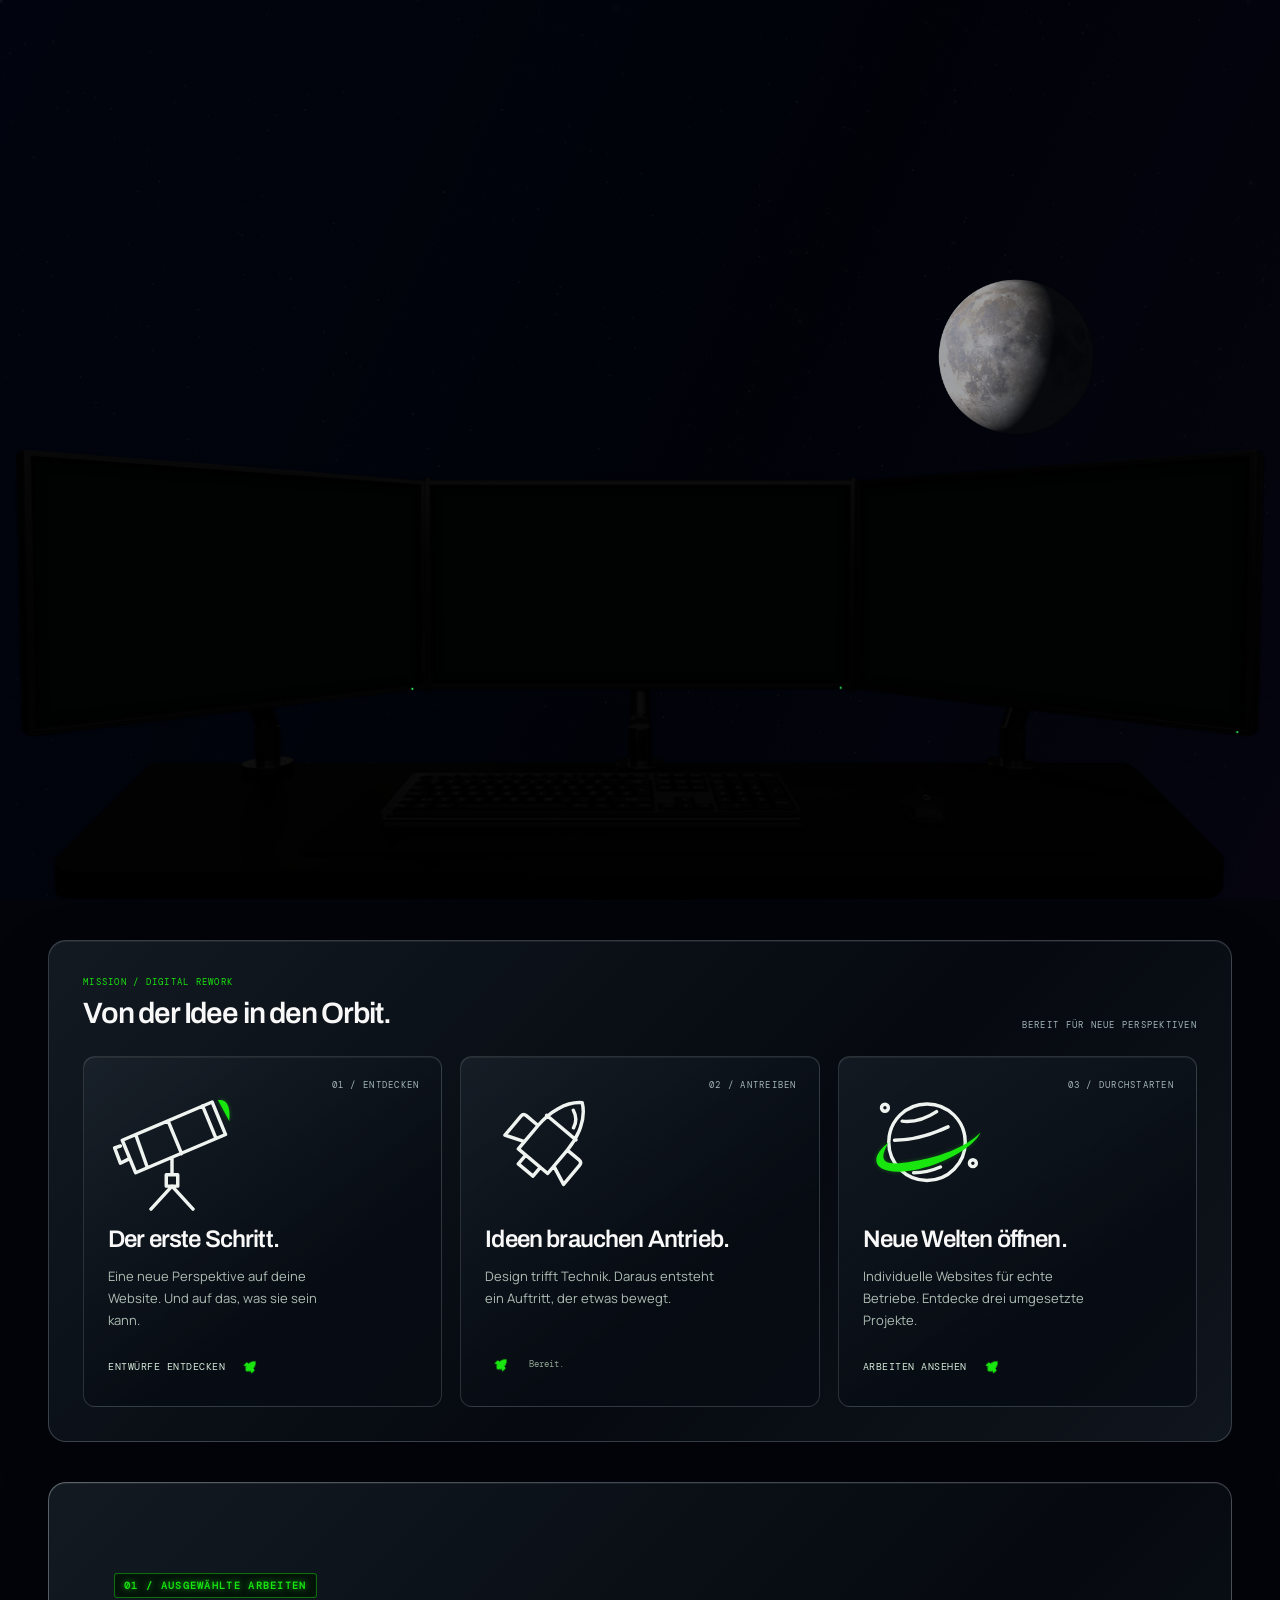
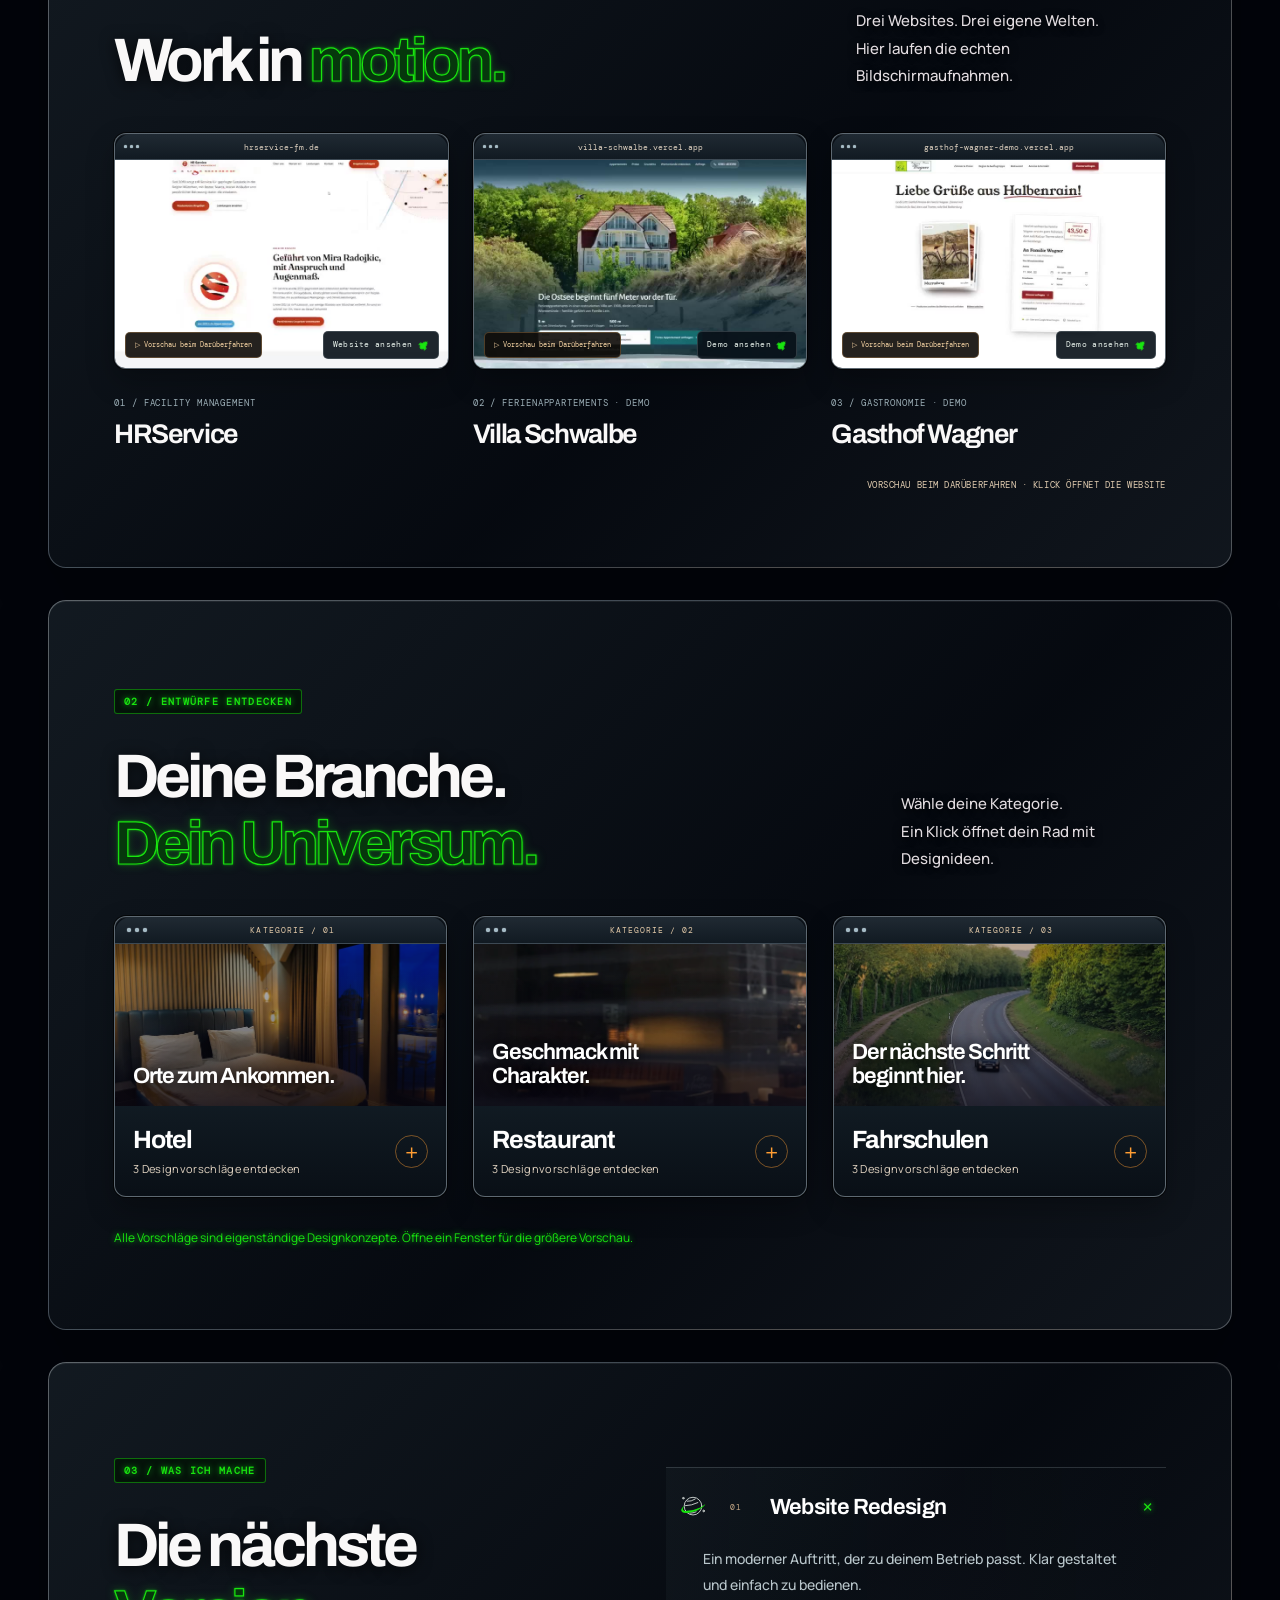
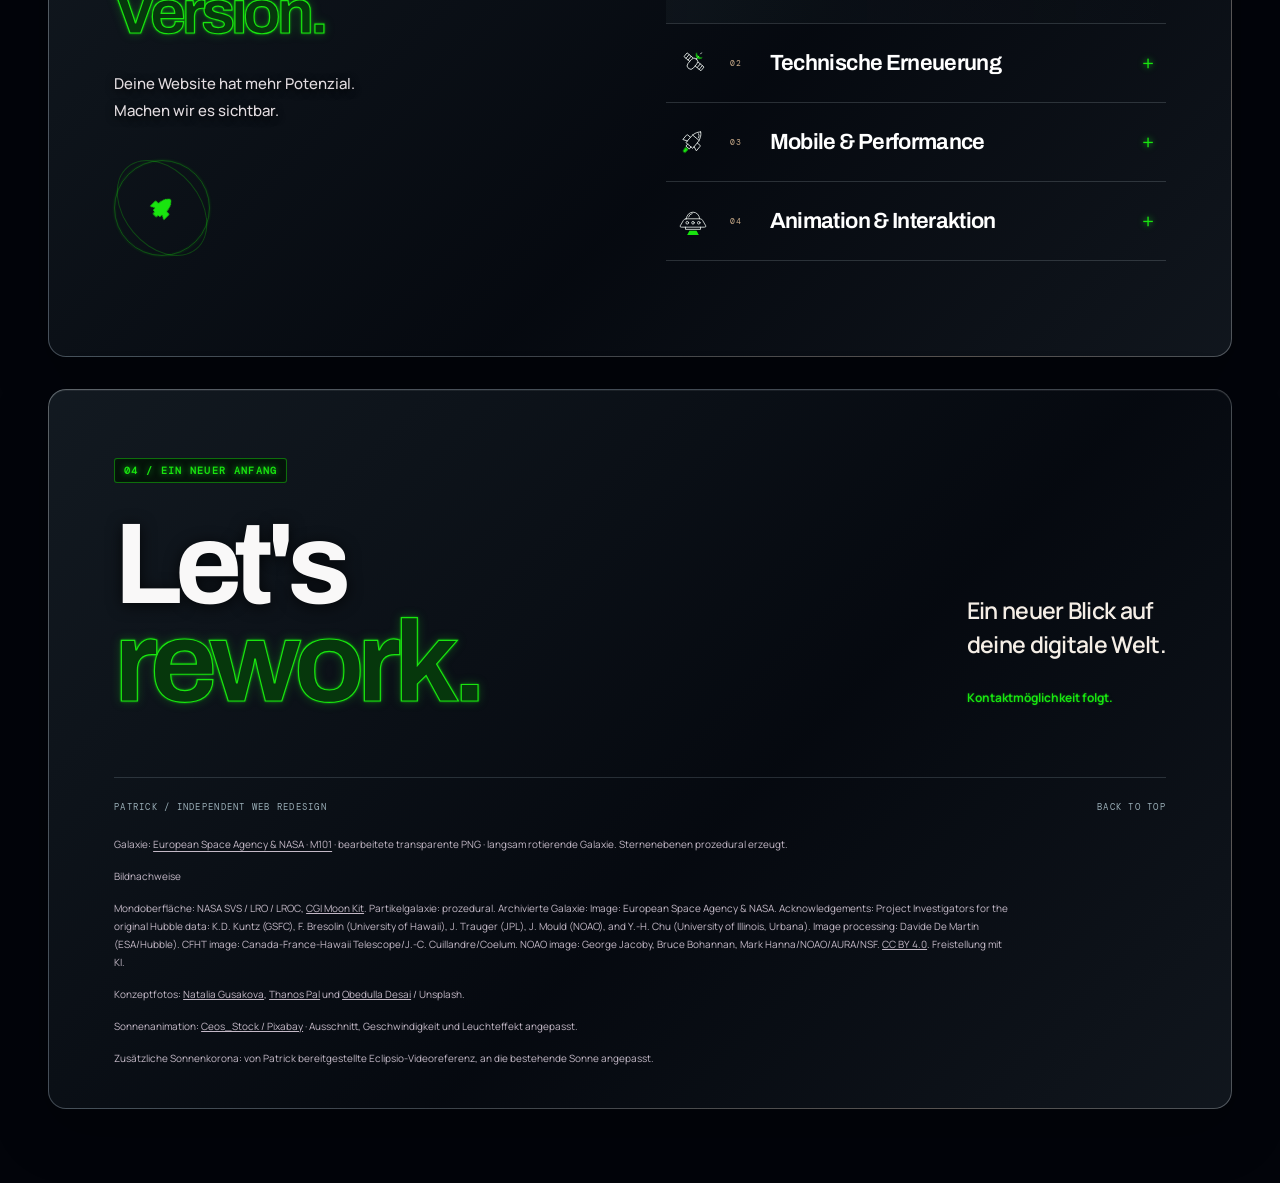
<file: index.html>
<!DOCTYPE html>

<html lang="de"><head>
<meta content="text/html; charset=utf-8" http-equiv="content-type"/>
<meta charset="utf-8"/>
<script>if(/iPhone|iPod/.test(navigator.userAgent)){location.replace(new URL('iphone',location.href).href);}</script>
<meta content="width=device-width,initial-scale=1" name="viewport"/>
<meta content="#0c0d12" name="theme-color"/>
<meta content="Patrick — Webdesign und Redesign. Neue Perspektiven für bestehende Websites. Entdecke drei ausgewählte Projekte." name="description"/>
<title>Patrick / Digital Rework</title>
<link href="assets/css/fonts.css" rel="stylesheet"/><link href="assets/css/studio.css" rel="stylesheet"/><link href="assets/css/missions.css" rel="stylesheet"/><link href="assets/css/workstation.css" rel="stylesheet"/><script defer="True" src="assets/js/comparison.js"></script><link href="assets/css/flightdeck.css" rel="stylesheet"/><link href="assets/css/scene.css" rel="stylesheet"/><script defer src="assets/js/scene-lighting.js"></script><script defer src="assets/js/matrix-flow.js"></script><script defer src="assets/js/scene.js"></script><script defer src="assets/js/workstation-power.js"></script><script defer="True" src="assets/js/media.js"></script><script defer="True" src="assets/js/space.js"></script><script defer="True" src="assets/js/categories.js"></script><script defer="True" src="assets/js/missions.js"></script><link href="assets/css/refinements.css" rel="stylesheet"/></head>
<body class="theme-star studio-final">
<svg aria-hidden="true" class="space-symbols" xmlns="http://www.w3.org/2000/svg"><defs>
<filter id="matrix-laser-green" color-interpolation-filters="sRGB" x="0" y="0" width="100%" height="100%"><feColorMatrix type="matrix" values="0 .1091703 0 0 0  0 1 0 0 0  0 .0655022 0 0 0  0 0 0 1 0"/></filter>
<filter id="keyboard-violet" color-interpolation-filters="sRGB" x="0" y="0" width="100%" height="100%"><feColorMatrix type="matrix" values=".1705 .659 .1705 0 0  .3335 .333 .3335 0 0  .0155 .969 .0155 0 0  0 0 0 1 0"/></filter>
<symbol id="icon-planet" viewBox="0 0 64 68">
<circle cx="32" cy="32" r="20"/><path d="M19 21q9 1 18-5M15 31q13 0 28-7M25 48q7 0 14-3"/>
<path class="icon-light" d="M12 32C-1 42 6 51 28 46c14-3 29-12 32-19-8 8-22 13-35 15-16 3-19 0-13-10z"/>
<circle cx="10" cy="14" r="1.8"/><circle cx="56" cy="43" r="1.8"/>
</symbol>
<symbol id="icon-rocket-body" viewBox="0 0 64 68">
<path d="M32 5C25 10 22 20 22 29v16h20V29C42 20 39 10 32 5zM22 29h-8q-2 0-2 2v13l10-4m20-11h8q2 0 2 2v13l-10-4M22 22h20M27 45v6h10v-6M31 11q5 2 6 7"/>
</symbol>
<symbol id="icon-rocket" viewBox="0 0 64 68">
<g transform="rotate(40 32 32)"><use href="#icon-rocket-body"/><path class="icon-light" d="M28 53q4 1 8 0l-1 11h-6z"/></g>
</symbol>
<symbol id="icon-signal" viewBox="0 0 64 68">
<g transform="rotate(40 32 34)"><rect x="24" y="22" width="16" height="28" rx="8"/><path d="M24 36H7V25h17m16 11h17V25H40M13 25v11m6-11v11m27-11v11m6-11v11M32 22v-8M32 7V4"/><path class="icon-light" d="M23 10q9 10 18 0C39 22 25 22 23 10z"/></g>
</symbol>
<symbol id="icon-ufo" viewBox="0 0 64 68">
<path d="M17 29a15 15 0 0 1 30 0M22 25q2-7 8-8M16 29h32q4 0 6 4l7 12q1 3-3 3H6q-4 0-3-3l7-12q2-4 6-4zM15 48v5h34v-5"/><circle cx="19" cy="38" r="3"/><circle cx="32" cy="38" r="3"/><circle cx="45" cy="38" r="3"/><path class="icon-light" d="M24 56h16l5 10H19z"/>
</symbol>
<symbol id="icon-telescope" viewBox="0 0 64 68">
<path d="M6 31l47-20 7 17-47 20zM48 13l7 17M30 21l7 17M13 28l6 17M5 34l-3 1 3 8 4-2M32 40v9m-3 0h6v6h-6zM32 55 21 67m11-12 11 12"/><path class="icon-light" d="M56 10q7-1 6 11z"/>
</symbol>
<symbol id="icon-launch-filled" viewBox="0 0 32 32"><path d="M16 1c-5 3-7 9-7 14H5q-1 0-1 1v9l6-3v4h3v3h6v-3h3v-4l6 3v-9q0-1-1-1h-4C23 10 21 4 16 1z"/></symbol>
</defs></svg>
<div aria-hidden="true" class="space-background"><div class="galaxy-position"><picture class="scene-picture"><source media="(max-width:760px)" srcset="assets/scene/mobile/galaxy.webp"><img alt="" class="round-galaxy" height="1515" src="assets/scene/galaxy.webp" width="1936"/></picture></div></div>
<a class="skip-link" href="#arbeiten">Zu den Projekten</a>
<div class="page-shell" id="top">
<main>
<section aria-labelledby="hero-title" class="hero solar-window comparison-ready immersive-hero" data-power="night" data-comparison-hidden="true" style="--reveal:0%;">
<div aria-hidden="true" class="hero-old" style="clip-path:inset(0 100% 0 0);">
<div class="legacy-site">
<div class="legacy-masthead"><span>PATRICK's</span><strong>Webdesign &amp; Internet-Service</strong><small>Ihre Homepage aus einer Hand. Seit 2006.</small></div>
<div class="legacy-ticker">+++ Herzlich Willkommen auf meiner Internetseite! +++</div>
<div class="legacy-columns">
<aside class="legacy-menu"><b>Navigation</b><span>Startseite</span><span>Über mich</span><span>Leistungen</span><span>Referenzen</span><span>Gästebuch</span><span>Kontakt</span><div class="legacy-badge">BEST VIEWED<br/>1024 × 768</div><small>Letztes Update:<br/>14.03.2008</small></aside>
<div class="legacy-content"><small>STARTSEITE &gt; WILLKOMMEN</small><h2>Webdesign.<br/>Ganz nach<br/>Ihren Wünschen.</h2><hr/><p>Wir begrüßen Sie recht herzlich auf unserer Homepage!</p><p>Sie sind auf der Suche nach einem kompetenten Partner für Ihren Internetauftritt? Dann sind Sie hier genau richtig.</p><div class="legacy-placeholder"><span>▧</span> Bild wird geladen…</div><div class="legacy-construction">⚒ Diese Seite befindet sich im Aufbau.</div><p class="legacy-more">&gt;&gt; Hier geht es zu unseren Leistungen &lt;&lt;</p></div>
<aside class="legacy-news"><b>+++ NEWS +++</b><p>Eine neue Homepage ist in Planung.</p><p>Schauen Sie bald wieder vorbei!</p><div>Sie sind Besucher Nr.<br/><strong>0001284</strong></div></aside>
</div>
<div class="legacy-bottom">© 2008 Patrick Webdesign · Alle Rechte vorbehalten.<br/><small>Bewusst veralteter Beispielentwurf</small></div>
</div><div class="legacy-dust"></div>
</div>
<div class="hero-new" style="clip-path:none;">

<div class="workstation-stage scene-stage scene-paused" data-coordinate-system="2560x1440" data-power="night" data-desk-edge="bottom">
<script type="application/json" id="scene-geometry">{"canvas":[2560,1440],"overscan_canvas":[4096,1440],"crop_x":768,"method":"Single consistent pinhole camera; measured platform VP; physically modeled replacement objects","platform_vanishing_point":[1280.0,738.2085120031946],"principal_point":[1280.0,785.0],"focal_pixels":1750.0,"original_platform_reference_vp":[1280.0,721.0],"monitor_setup":{"eye_above_center_m":0.05000004768371591,"outer_yaw_degrees":45,"front_view":true,"shared_vertical_hinges":true},"horizontal_fov_degrees":72.36560815488484,"camera":{"location":[0.0,-1.2300000190734863,1.2000000476837158],"forward":[0.0,0.9996427297592163,-0.026728440076112747],"right":[1.0,-0.0,0.0],"up":[0.0,0.026728440076112747,0.9996427297592163],"height_m":1.2000000476837158,"pitch_degrees":1.53160923635574,"yaw_degrees":0.0},"assumptions":["Focal length and metric scale chosen explicitly; no claim of recovering a unique original camera.","Original floor VP about1280/721 retained as a reference. Explicit frontal POV5cm above monitor center overrides the initial approximate sketch calibration.","All desk, peripherals, monitor planes, mounts and floor are newly modeled in this same coordinate system."],"screens":[{"id":"projects","quad":[[16.25281,523.58042],[816.37305,580.55028],[819.26331,989.83924],[26.95367,1079.99605]],"width":800,"height":420,"world_corners":[[-0.9718793034553528,0.12072266638278961,1.3650000095367432],[-0.4853898286819458,0.6072121262550354,1.3650000095367432],[-0.4853898286819458,0.6072121262550354,0.934999942779541],[-0.9718793034553528,0.12072266638278961,0.934999942779541]],"pose":{"center":[-0.7429181039333344,0.37825094163417816,1.15],"yaw_degrees":45,"top_tilt_degrees":0},"bezel_world_corners":[[-0.9716671485804234,0.10283284942877702,1.3775],[-0.4675000117279332,0.6069999862812671,1.3775],[-0.4675000117279332,0.6069999862812671,0.9224999999999999],[-0.9716671485804234,0.10283284942877702,0.9224999999999999]]},{"id":"textmode","quad":[[848.36475,581.62574],[1711.63525,581.62574],[1708.96265,988.13344],[851.03735,988.13344]],"width":800,"height":420,"world_corners":[[-0.45500001311302185,0.6197999715805054,1.3650000095367432],[0.45500001311302185,0.6197999715805054,1.3650000095367432],[0.45500001311302185,0.6197999715805054,0.934999942779541],[-0.45500001311302185,0.6197999715805054,0.934999942779541]],"pose":{"center":[0,0.64,1.15],"yaw_degrees":0,"top_tilt_degrees":0},"bezel_world_corners":[[-0.46750001311302186,0.607,1.3775],[0.46750001311302186,0.607,1.3775],[0.46750001311302186,0.607,0.9224999999999999],[-0.46750001311302186,0.607,0.9224999999999999]]},{"id":"coming-soon","quad":[[1743.62695,580.55028],[2543.74707,523.58042],[2533.04639,1079.99605],[1740.73682,989.83924]],"width":800,"height":420,"world_corners":[[0.4853898286819458,0.6072121262550354,1.3650000095367432],[0.9718793034553528,0.12072266638278961,1.3650000095367432],[0.9718793034553528,0.12072266638278961,0.934999942779541],[0.4853898286819458,0.6072121262550354,0.934999942779541]],"pose":{"center":[0.7429181039333344,0.37825094163417816,1.15],"yaw_degrees":-45,"top_tilt_degrees":0},"bezel_world_corners":[[0.4675000117279332,0.6069999862812671,1.3775],[0.9716671485804234,0.10283284942877702,1.3775],[0.9716671485804234,0.10283284942877702,0.9224999999999999],[0.4675000117279332,0.6069999862812671,0.9224999999999999]]}],"table_quad":[[277.99988,1155.00019],[2284.0,1155.00019],[2490.0,1378.0003],[68.0,1378.0003]],"table_outline":[[277.99988,1155.00019],[2284.0,1155.00019],[2285.36011,1155.03145],[2286.69214,1155.12522],[2288.0,1155.28145],[2289.28711,1155.50013],[2290.55664,1155.78144],[2291.8125,1156.12515],[2293.05786,1156.53147],[2294.29639,1157.00017],[2295.53125,1157.53138],[2296.76611,1158.12515],[2298.00464,1158.78144],[2299.25,1159.5002],[2300.50586,1160.28143],[2301.77539,1161.12519],[2303.0625,1162.03141],[2304.37036,1163.00014],[2305.70239,1164.03144],[2307.0625,1165.12514],[2308.45361,1166.28145],[2309.87964,1167.50018],[2311.34351,1168.7814],[2312.84961,1170.12518],[2314.40039,1171.53135],[2316.0,1173.00015],[2489.99976,1346.00013],[2491.11084,1347.77473],[2491.94751,1349.591],[2492.51758,1351.43972],[2492.82886,1353.31044],[2492.88794,1355.19314],[2492.70288,1357.07834],[2492.28125,1358.95564],[2491.62964,1360.81512],[2490.75586,1362.6467],[2489.66748,1364.44073],[2488.37134,1366.18669],[2486.875,1367.87526],[2485.18579,1369.4959],[2483.31201,1371.03895],[2481.25977,1372.49436],[2479.03711,1373.85217],[2476.65088,1375.10199],[2474.10938,1376.23468],[2471.41919,1377.23946],[2468.58789,1378.10667],[2465.62305,1378.82641],[2462.53174,1379.38849],[2459.32178,1379.78308],[2456.0,1380.00028],[101.99994,1380.00028],[98.31909,1379.94297],[94.78064,1379.77286],[91.39264,1379.49051],[88.16223,1379.09733],[85.09644,1378.59502],[82.20306,1377.98471],[79.48944,1377.26735],[76.96295,1376.44461],[74.6308,1375.51783],[72.50061,1374.48804],[70.57953,1373.35671],[68.875,1372.12525],[67.39447,1370.79465],[66.1452,1369.3666],[65.13495,1367.84198],[64.37036,1366.2224],[63.85956,1364.50907],[63.60938,1362.70339],[63.62762,1360.80638],[63.92126,1358.81962],[64.49817,1356.74428],[65.36517,1354.58176],[66.53003,1352.33337],[68.00006,1350.00027],[247.0,1173.00015],[248.5896,1171.07215],[250.11163,1169.28499],[251.57227,1167.63296],[252.97687,1166.11125],[254.33112,1164.71461],[255.64069,1163.43766],[256.91113,1162.2753],[258.14819,1161.22246],[259.35742,1160.27362],[260.54468,1159.42371],[261.71533,1158.6678],[262.875,1158.0002],[264.02954,1157.41596],[265.18457,1156.90998],[266.3457,1156.47675],[267.51855,1156.11129],[268.70874,1155.80841],[269.922,1155.56268],[271.1637,1155.36909],[272.43982,1155.22234],[273.75586,1155.11737],[275.11768,1155.04868],[276.53027,1155.01145],[277.99988,1155.00019]],"sun_world":[-2.6777143478393555,4.811202526092529,2.660764455795288],"sun_image":[499.0,312.00005],"galaxy_world":[1.9639999866485596,5.781932830810547,1.5527080297470093],"galaxy_image":[1771.0,650.0001],"object_categories":{"1":"floor","2":"smoked glass","3":"hardware/mounts","4":"mousepad","5":"keyboard","6":"mouse","7":"legends","10":"live display aperture"},"matrix_surfaces":[{"name":"top","quad":[[269.81348,1155.00019],[2289.45239,1155.00019],[2830.60522,1378.43606],[-271.73279,1378.43606]],"width":1920,"height":580.8171171639976,"offset":0},{"name":"round-0","quad":[[-271.73279,1378.43606],[2830.60522,1378.43606],[2832.04517,1379.35568],[-273.17377,1379.35568]],"width":1920,"height":1.036954494487904,"offset":580.8171171639976},{"name":"round-1","quad":[[-273.17377,1379.35568],[2832.04517,1379.35568],[2833.25244,1380.78128],[-274.38202,1380.78128]],"width":1920,"height":1.036954494487904,"offset":581.8540716584855},{"name":"round-2","quad":[[-274.38202,1380.78128],[2833.25244,1380.78128],[2834.04199,1382.49568],[-275.17206,1382.49568]],"width":1920,"height":1.036954494487904,"offset":582.8910261529734},{"name":"round-3","quad":[[-275.17206,1382.49568],[2834.04199,1382.49568],[2834.29199,1384.23661],[-275.42227,1384.23661]],"width":1920,"height":1.036954494487904,"offset":583.9279806474613},{"name":"front","quad":[[-275.42227,1384.23661],[2834.29199,1384.23661],[2833.10864,1433.62054],[-274.23804,1433.62054]],"width":1920,"height":30.806800931033397,"offset":584.9649351419491}],"table_depth_m":0.041,"mouse_contact":{"base_z":0.754,"pad_top_z":0.754,"gap_m":0,"method":"Physical shell on matte mat, real Cycles contact shadows"},"bezel_join_error_m":1.37884772080249e-08,"foreground_native_left":-768,"foreground_size":[4096,1440],"foreground_visible_bbox":[2,503,4096,1440],"floor_crop_y":1002,"light_crop_y":440,"render_engine":"Blender 4.2 / Cycles CPU, 32 samples, denoising, AgX","assets":{"boot-matrix-mobile.webp":"5180031a7fa6f42a038ee23649eca6b0c6623fae401498e49e94b55f5363460f","boot-matrix.webp":"022144fd3c6ca3248e951a540100c89669c0c3324d5326246fb694f6a86a806c","glass-mask-mobile.webp":"a054cd9eba6567b0d8bcd723732ed0acd9eaee9dbfec2eaf0954a34ffa5958cf","glass-mask.webp":"b6490b0a4791b57300efa50c3da7c4e190c39c989d2b169c3c62686be2275398","keyboard-legends-mobile.webp":"b372fbc65845bcd87195a2edb29aff4ce7e5368d75b1ac1cb49f32f86f1b6493","keyboard-legends.webp":"e2f1b3f3f66a9dc81abe91397f8c882db5771b9897a676edc121585d3786bcaa","keyboard-mask.webp":"4f5d38479d22841e6065e46f3ba70211316495cf4fb27552f24cee5930047458","light-flare-mobile.webp":"ced38df1af315c48c5d5bf213780155fdf5d801d7df0a16f201f5b06f52d2c5b","light-flare.webp":"c6b5b77774f3d6f3328604ebf4911dec73449691c0d89702f03974539ad7dec9","light-galaxy-mobile.webp":"295233a57a54ff733694307a1e609460facc77296594cd0995b85e2ac0db9fda","light-galaxy.webp":"3f1aeb6e81562b7be02157eb07baac53d0c5cfb92c3dcb02a8d5b40fc6b82d26","light-sun-mobile.webp":"3e84bcfe7a892af3a368576573958ff08e55b61e5b704f5208f3f6b2da5cd76d","light-sun.webp":"46737e069e715ac88f62e89038ff32152a28d787a614390af4e9b8409619385f","moon-mobile.webp":"256182b6707efdd62026f4a50a0672cdf5ccf811319b83e9d04361a6541b1e58","moon.webp":"bacd11a50fe7c9c3539ab984e3a48aa444c980f57370d1a4a6a8af4d8b6f90f6","mouse-mask.webp":"6e76e8c5c85ee9b2fa7ed950ea73d6d096c47f469df4f55a26afb12b35735f44","pad-mask.webp":"83e0bd465deed650b1a7eb754e779840893a46ed47d650b6731763e0cbe41bb4","particle-0.webp":"e76f9793a40469208541c29ae3463c3e1e9b638589f5881817020710fae0a20d","particle-1.webp":"f38e28e9d74f9754a28e2f72c33e867d058d1047adc9934fcdae6d4f2954e47f","particle-2.webp":"056a0126ce8051b4f5c4b0783d16a01a1df367550662202b3a2a186e4d8cb311","particle-3.webp":"44e4d0adb3bf5755b2308fb873ec2fe50e2e0f73401ae2a2f896fa7b817fc05c","particle-4.webp":"26720176c982370ee93a6648dfe29cc0f08437e69b4eb51e404d1dfb6fda1e73","particle-5.webp":"9d73aebe711759e1f942d0799364e2b043b3914d6844679ce52462f68ea67037","platform-mobile.webp":"435b8cbefe55c11cc404cfbdea48dedb8add4718fd98df088baa72b2898d8e78","platform.webp":"3089c6f6b9e3a6d2e91a6d98f19bf9ed70d88faeb70e48c1e6560f555aa6be23","workstation-mobile.webp":"c2e7fb92281f80280d2fb38ed1a190eeee74e61abd3fe016b63c53e871055fef","workstation.webp":"9e3709bd16bf5a9ce6bbfc37f7573b18d426925770d7c031ac856eaaf1c2c16c"},"table_finish":{"kind":"fine sand-etched smoked satin","grain_pitch_m":0.00045,"left_hotspot_reduction":0.74,"method":"static inverse-camera material finish; original physical contact shadows retained"}}</script>
<div class="scene-native seated-native">
<picture class="scene-picture"><source media="(max-width:760px)" srcset="assets/scene/seated/moon-mobile.webp"><img class="scene-moon" src="assets/scene/seated/moon.webp" width="1024" height="1024" alt="Detaillierter Mond im schwachen reflektierten Licht"></picture>
<div class="scene-floor" aria-hidden="true"><picture class="scene-picture"><source media="(max-width:760px)" srcset="assets/scene/seated/platform-mobile.webp"><img class="scene-platform" src="assets/scene/seated/platform.webp" width="4096" height="438" alt="" draggable="false" decoding="async"></picture></div>

<div role="button" aria-label="Sonne aktivieren und Arbeitsstation einschalten" tabindex="0" class="white-halo sun-stage scene-sun"><div class="solar-aura"></div><video class="sun-video" loop="" muted="muted" playsinline="" poster="assets/images/sun-poster.jpg" preload="none" tabindex="-1"><source media="(max-width:760px)" src="assets/video/sun-smooth-mobile.mp4" type="video/mp4"/><source src="assets/video/sun-smooth-desktop.mp4" type="video/mp4"/></video><div class="solar-corona-layer"><img alt="" class="solar-corona-plate" height="512" src="assets/images/sun-corona.webp" width="512"/><video class="solar-corona-video" height="512" loop="" muted="" playsinline="" preload="none" tabindex="-1" width="512"><source media="(max-width:760px)" src="assets/video/sun-corona-smooth-mobile.mp4" type="video/mp4"/><source src="assets/video/sun-corona-smooth-desktop.mp4" type="video/mp4"/></video></div></div>

<div class="scene-brand"><h1 class="scene-title" id="hero-title"><span>DIGITAL</span> <span class="outline">REWORK</span><b>.</b></h1></div>


<picture class="scene-picture"><source media="(max-width:760px)" srcset="assets/scene/seated/workstation-mobile.webp"><img class="seated-foreground" src="assets/scene/seated/workstation.webp" width="4096" height="1440" alt="Räumlich abgestimmter Rauchglas-Schreibtisch mit drei eingedrehten Monitoren, Tastatur und Maus" draggable="false" fetchpriority="high"></picture>
<picture class="scene-picture"><source media="(max-width:760px)" srcset="assets/scene/seated/keyboard-legends-mobile.webp"><img class="seated-legends" src="assets/scene/seated/keyboard-legends.webp" width="2560" height="1440" alt="" aria-hidden="true" draggable="false"></picture>
<div class="scene-monitor-assembly">

<div class="scene-screen scene-projects" data-screen="projects" role="region" aria-label="HRService und Gasthof Wagner"><div class="scene-carousel"><a class="scene-project-slide is-active" href="https://www.hrservice-fm.de/" data-project-slide="0" aria-label="HRService: Website öffnen" aria-hidden="false" tabindex="0"><picture class="scene-picture"><source media="(max-width:760px)" srcset="assets/scene/mobile/hrservice.webp"><img class="scene-project-poster" src="previews/hrservice.jpg" alt="" aria-hidden="true"></picture><video data-project-video="hrservice" muted playsinline loop preload="none" aria-label="Bildschirmaufnahme HRService"><source src="assets/video/hrservice.mp4" type="video/mp4"></video><span class="scene-project-caption"><span><strong>HRService</strong></span><span aria-hidden="true">↗</span></span></a><a class="scene-project-slide" href="https://gasthof-wagner-demo.vercel.app/" data-project-slide="1" aria-label="Gasthof Wagner: Website öffnen" aria-hidden="true" tabindex="-1"><picture class="scene-picture"><source media="(max-width:760px)" srcset="assets/scene/mobile/wagner.webp"><img class="scene-project-poster" src="previews/wagner.jpg" alt="" aria-hidden="true"></picture><video data-project-video="wagner" muted playsinline loop preload="none" aria-label="Bildschirmaufnahme Gasthof Wagner"><source src="assets/video/wagner.mp4" type="video/mp4"></video><span class="scene-project-caption"><span><strong>Gasthof Wagner</strong></span><span aria-hidden="true">↗</span></span></a><div class="scene-project-dots" aria-label="Projekt wählen"><button type="button" data-show-project="0" aria-label="HRService anzeigen" aria-pressed="true"><span></span></button><button type="button" data-show-project="1" aria-label="Gasthof Wagner anzeigen" aria-pressed="false"><span></span></button></div></div></div>
<div class="scene-screen scene-villa" data-screen="coming-soon" role="region" aria-label="Villa Schwalbe – Vorschau bei Hover"><a class="scene-project-slide scene-recording is-active" href="https://villa-schwalbe.vercel.app/" aria-label="Villa Schwalbe: Website öffnen"><picture class="scene-picture"><source media="(max-width:760px)" srcset="assets/scene/mobile/villa.webp"><img class="scene-project-poster" src="previews/villa.jpg" alt="" aria-hidden="true"></picture><video data-project-video="villa" muted playsinline loop preload="none" aria-label="Bildschirmaufnahme Villa Schwalbe"><source src="assets/video/villa.mp4" type="video/mp4"></video><span class="scene-project-caption"><span><strong>Villa Schwalbe</strong></span><span aria-hidden="true">↗</span></span></a></div>
<div class="scene-screen scene-detective" data-screen="textmode" role="img" aria-label="Vorschau der Detektivseite: Ermittlertafel mit roten Fäden"><picture class="scene-picture"><source media="(max-width:760px)" srcset="assets/scene/mobile/detective.webp"><img src="previews/detective.webp" width="1672" height="941" alt="Ermittlerbüro mit beleuchteter Pinnwand, Fotografien und roten Verbindungen" draggable="false"></picture></div>
</div>


<div class="table-flow-mask" data-matrix-method="vector-c" aria-hidden="true"></div>

<button hidden class="scene-control" data-control-id="button-red" type="button" aria-label="Steuerknopf Rot" style="left:2207px;top:1166px;width:164px;height:103px"><img src="assets/scene/button-red.webp" width="164" height="103" alt="" draggable="false"></button><button hidden class="scene-control" data-control-id="button-orange" type="button" aria-label="Steuerknopf Orange" style="left:223px;top:1159px;width:159px;height:101px"><img src="assets/scene/button-orange.webp" width="159" height="101" alt="" draggable="false"></button><button hidden class="scene-control" data-control-id="button-green" type="button" aria-label="Steuerknopf Grün" style="left:353px;top:1283px;width:148px;height:102px"><img src="assets/scene/button-green.webp" width="148" height="102" alt="" draggable="false"></button>

<span class="sr-only scene-control-status" role="status" aria-live="polite"></span>
</div></div>
<div class="scene-mobile-intro"><h2>DIGITAL <span>REWORK.</span></h2><a class="hero-action" href="#arbeiten">Arbeiten ↘</a></div>
</div>
<div aria-hidden="true" class="comparison-overlay"></div>
<div aria-describedby="compare-help" aria-label="Alte und neue Website vergleichen" aria-orientation="horizontal" aria-valuemax="100" aria-valuemin="0" aria-valuenow="0" aria-valuetext="0 Prozent alter Entwurf links, 100 Prozent neues Design rechts." class="compare-handle" role="slider" tabindex="0"><span aria-hidden="true">‹<i></i>›</span><small aria-hidden="true">ZIEHEN</small></div>
<div aria-hidden="true" class="compare-labels"><span>VORHER <i>Verstaubt &amp; veraltet</i></span><span>DEIN NEUES DESIGN <i>Eine neue Dimension</i></span></div>
<p class="sr-only" id="compare-help">Ziehe den Regler nach links oder rechts. Mit den Pfeiltasten verschieben, mit Pos1 das neue Design und mit Ende den alten Entwurf vollständig ansehen.</p>
</section>
<section class="mission-section" aria-labelledby="mission-title" id="mission"><div class="mission-heading"><div><p class="mono">MISSION / DIGITAL REWORK</p><h2 id="mission-title">Von der Idee in den Orbit.</h2></div><span class="mission-live mono">Bereit für neue Perspektiven</span></div><div class="mission-grid">
<article class="mission-card"><svg aria-hidden="true" class="mission-illustration reference-icon" viewBox="0 0 64 68"><use href="#icon-telescope"/></svg><span class="mission-index mono">01 / ENTDECKEN</span><h3>Der erste Schritt.</h3><p>Eine neue Perspektive auf deine Website. Und auf das, was sie sein kann.</p><a class="mission-link" href="#kategorien">Entwürfe entdecken <span aria-hidden="true" class="rocket-mark"><svg viewBox="0 0 32 32"><g class="rocket-flame"><path d="M12 27q1 7 4 12 3-5 4-12z"/><path class="flame-core" d="M14 27l2 7 2-7z"/></g><use href="#icon-launch-filled"/></svg></span></a></article>
<article class="mission-card mission-engine"><svg aria-hidden="true" class="mission-illustration reference-icon" viewBox="0 0 64 68"><g transform="rotate(40 32 32)"><g class="move-exhaust"><path class="engine-plume" d="M28 53q4 1 8 0l-1 13h-6z"/><path class="engine-plume-core" d="M30 53h4l-2 10z"/></g><use href="#icon-rocket-body"/></g></svg><span class="mission-index mono">02 / ANTREIBEN</span><h3>Ideen brauchen Antrieb.</h3><p>Design trifft Technik. Daraus entsteht ein Auftritt, der etwas bewegt.</p><div class="engine-controls"><button aria-label="Antrieb starten" class="engine-trigger" type="button" aria-pressed="false"><span aria-hidden="true" class="rocket-mark"><svg viewBox="0 0 32 32"><g class="rocket-flame"><path d="M12 27q1 7 4 12 3-5 4-12z"/><path class="flame-core" d="M14 27l2 7 2-7z"/></g><use href="#icon-launch-filled"/></svg></span></button><span class="engine-status" role="status">Bereit.</span></div></article>
<article class="mission-card"><svg aria-hidden="true" class="mission-illustration reference-icon" viewBox="0 0 64 68"><use href="#icon-planet"/></svg><span class="mission-index mono">03 / DURCHSTARTEN</span><h3>Neue Welten öffnen.</h3><p>Individuelle Websites für echte Betriebe. Entdecke drei umgesetzte Projekte.</p><a class="mission-link" href="#arbeiten">Arbeiten ansehen <span aria-hidden="true" class="rocket-mark"><svg viewBox="0 0 32 32"><g class="rocket-flame"><path d="M12 27q1 7 4 12 3-5 4-12z"/><path class="flame-core" d="M14 27l2 7 2-7z"/></g><use href="#icon-launch-filled"/></svg></span></a></article>
</div></section>
<section aria-labelledby="work-title" class="work-section section-pad solar-window" id="arbeiten">
<div class="section-head"><div><p class="mono section-number">01 / AUSGEWÄHLTE ARBEITEN</p><h2 id="work-title">Work in <em>motion.</em></h2></div><p>Drei Websites. Drei eigene Welten.<br/> Hier laufen die echten Bildschirmaufnahmen.</p></div>
<div class="projects">
<article class="project"><a aria-label="HRService Website öffnen" class="project-preview" href="https://www.hrservice-fm.de/"><div class="chrome"><span><i></i><i></i><i></i></span><span>hrservice-fm.de</span></div><video aria-label="Bildschirmaufnahme HRService" loop="" muted="muted" playsinline="" poster="previews/hrservice.jpg" preload="none"><source src="assets/video/hrservice.mp4" type="video/mp4"/></video><span class="view-project">Website ansehen <span aria-hidden="true" class="rocket-mark"><svg viewBox="0 0 32 32"><g class="rocket-flame"><path d="M12 27q1 7 4 12 3-5 4-12z"/><path class="flame-core" d="M14 27l2 7 2-7z"/></g><use href="#icon-launch-filled"/></svg></span></span></a><div class="project-meta"><div><span class="mono">01 / FACILITY MANAGEMENT</span><h3>HRService</h3></div></div></article>
<article class="project"><a aria-label="Villa Schwalbe Demo öffnen" class="project-preview" href="https://villa-schwalbe.vercel.app/"><div class="chrome"><span><i></i><i></i><i></i></span><span>villa-schwalbe.vercel.app</span></div><video aria-label="Bildschirmaufnahme Villa Schwalbe" loop="" muted="muted" playsinline="" poster="previews/villa.jpg" preload="none"><source src="assets/video/villa.mp4" type="video/mp4"/></video><span class="view-project">Demo ansehen <span aria-hidden="true" class="rocket-mark"><svg viewBox="0 0 32 32"><g class="rocket-flame"><path d="M12 27q1 7 4 12 3-5 4-12z"/><path class="flame-core" d="M14 27l2 7 2-7z"/></g><use href="#icon-launch-filled"/></svg></span></span></a><div class="project-meta"><div><span class="mono">02 / FERIENAPPARTEMENTS · DEMO</span><h3>Villa Schwalbe</h3></div></div></article>
<article class="project"><a aria-label="Gasthof Wagner Demo öffnen" class="project-preview" href="https://gasthof-wagner-demo.vercel.app/"><div class="chrome"><span><i></i><i></i><i></i></span><span>gasthof-wagner-demo.vercel.app</span></div><video aria-label="Bildschirmaufnahme Gasthof Wagner" loop="" muted="muted" playsinline="" poster="previews/wagner.jpg" preload="none"><source src="assets/video/wagner.mp4" type="video/mp4"/></video><span class="view-project">Demo ansehen <span aria-hidden="true" class="rocket-mark"><svg viewBox="0 0 32 32"><g class="rocket-flame"><path d="M12 27q1 7 4 12 3-5 4-12z"/><path class="flame-core" d="M14 27l2 7 2-7z"/></g><use href="#icon-launch-filled"/></svg></span></span></a><div class="project-meta"><div><span class="mono">03 / GASTRONOMIE · DEMO</span><h3>Gasthof Wagner</h3></div></div></article>
</div><p class="video-play-hint mono">Vorschau beim Darüberfahren · Klick öffnet die Website</p>
</section>
<section aria-labelledby="category-title" class="category-section section-pad solar-window" id="kategorien">
<div class="section-head"><div><p class="mono section-number">02 / ENTWÜRFE ENTDECKEN</p><h2 id="category-title">Deine Branche.<br/> <em>Dein Universum.</em></h2></div><p>Wähle deine Kategorie.<br/> Ein Klick öffnet dein Rad mit Designideen.</p></div>
<div class="category-grid"><article class="category category-hotel" data-category="hotel">
<button aria-controls="wheel-hotel" aria-expanded="false" aria-label="Hotel: Designvorschläge öffnen" class="category-trigger" type="button">
<span class="window-bar"><i></i><i></i><i></i><span>KATEGORIE / 01</span></span>
<span class="category-image"><img alt="" loading="lazy" src="concepts/hotel.webp"/><span class="category-image-caption">Orte zum Ankommen.</span></span>
<span class="category-caption"><span><strong>Hotel</strong><small>3 Designvorschläge entdecken</small></span><b>+</b></span>
</button>
<div class="wheel-panel" hidden="" id="wheel-hotel">
<div class="wheel-stage"><div aria-hidden="true" class="wheel-guide"></div><div aria-hidden="true" class="wheel-center"><span>01</span><small>Hotel</small></div><div class="concept-orbit"></div></div>
<div class="wheel-toolbar"><span class="mono">Entwurf anklicken <span aria-hidden="true" class="rocket-mark"><svg viewBox="0 0 32 32"><g class="rocket-flame"><path d="M12 27q1 7 4 12 3-5 4-12z"/><path class="flame-core" d="M14 27l2 7 2-7z"/></g><use href="#icon-launch-filled"/></svg></span></span><button aria-label="Vorschlagsrad Hotel pausieren" aria-pressed="false" class="wheel-pause mono" type="button">Ⅱ Pause</button></div>
</div></article><article class="category category-restaurant" data-category="restaurant">
<button aria-controls="wheel-restaurant" aria-expanded="false" aria-label="Restaurant: Designvorschläge öffnen" class="category-trigger" type="button">
<span class="window-bar"><i></i><i></i><i></i><span>KATEGORIE / 02</span></span>
<span class="category-image"><img alt="" loading="lazy" src="concepts/restaurant.webp"/><span class="category-image-caption">Geschmack mit Charakter.</span></span>
<span class="category-caption"><span><strong>Restaurant</strong><small>3 Designvorschläge entdecken</small></span><b>+</b></span>
</button>
<div class="wheel-panel" hidden="" id="wheel-restaurant">
<div class="wheel-stage"><div aria-hidden="true" class="wheel-guide"></div><div aria-hidden="true" class="wheel-center"><span>02</span><small>Restaurant</small></div><div class="concept-orbit"></div></div>
<div class="wheel-toolbar"><span class="mono">Entwurf anklicken <span aria-hidden="true" class="rocket-mark"><svg viewBox="0 0 32 32"><g class="rocket-flame"><path d="M12 27q1 7 4 12 3-5 4-12z"/><path class="flame-core" d="M14 27l2 7 2-7z"/></g><use href="#icon-launch-filled"/></svg></span></span><button aria-label="Vorschlagsrad Restaurant pausieren" aria-pressed="false" class="wheel-pause mono" type="button">Ⅱ Pause</button></div>
</div></article><article class="category category-driving" data-category="driving">
<button aria-controls="wheel-driving" aria-expanded="false" aria-label="Fahrschulen: Designvorschläge öffnen" class="category-trigger" type="button">
<span class="window-bar"><i></i><i></i><i></i><span>KATEGORIE / 03</span></span>
<span class="category-image"><img alt="" loading="lazy" src="concepts/driving.webp"/><span class="category-image-caption">Der nächste Schritt beginnt hier.</span></span>
<span class="category-caption"><span><strong>Fahrschulen</strong><small>3 Designvorschläge entdecken</small></span><b>+</b></span>
</button>
<div class="wheel-panel" hidden="" id="wheel-driving">
<div class="wheel-stage"><div aria-hidden="true" class="wheel-guide"></div><div aria-hidden="true" class="wheel-center"><span>03</span><small>Fahrschulen</small></div><div class="concept-orbit"></div></div>
<div class="wheel-toolbar"><span class="mono">Entwurf anklicken <span aria-hidden="true" class="rocket-mark"><svg viewBox="0 0 32 32"><g class="rocket-flame"><path d="M12 27q1 7 4 12 3-5 4-12z"/><path class="flame-core" d="M14 27l2 7 2-7z"/></g><use href="#icon-launch-filled"/></svg></span></span><button aria-label="Vorschlagsrad Fahrschulen pausieren" aria-pressed="false" class="wheel-pause mono" type="button">Ⅱ Pause</button></div>
</div></article></div><p class="category-note">Alle Vorschläge sind eigenständige Designkonzepte. Öffne ein Fenster für die größere Vorschau.</p></section>
<section aria-labelledby="services-title" class="services-section section-pad solar-window" id="leistungen">
<div class="services-intro"><p class="mono section-number">03 / WAS ICH MACHE</p><h2 id="services-title">Die nächste <br/> <em>Version.</em></h2><p>Deine Website hat mehr Potenzial.<br/> Machen wir es sichtbar.</p><div aria-hidden="true" class="service-orbit"><i></i><span aria-hidden="true" class="rocket-mark"><svg viewBox="0 0 32 32"><g class="rocket-flame"><path d="M12 27q1 7 4 12 3-5 4-12z"/><path class="flame-core" d="M14 27l2 7 2-7z"/></g><use href="#icon-launch-filled"/></svg></span></div></div>
<div class="services-list"><details open=""><summary><span class="mono"><svg aria-hidden="true" class="space-icon service-space-icon" viewBox="0 0 64 68"><use href="#icon-planet"/></svg>01</span><h3>Website Redesign</h3><b>+</b></summary><p>Ein moderner Auftritt, der zu deinem Betrieb passt. Klar gestaltet und einfach zu bedienen.</p></details><details><summary><span class="mono"><svg aria-hidden="true" class="space-icon service-space-icon" viewBox="0 0 64 68"><use href="#icon-signal"/></svg>02</span><h3>Technische Erneuerung</h3><b>+</b></summary><p>Veraltete Websites und Technologien erneuern. Bestehende Inhalte erhalten und Links sowie Funktionen prüfen.</p></details><details><summary><span class="mono"><svg aria-hidden="true" class="space-icon service-space-icon" viewBox="0 0 64 68"><use href="#icon-rocket"/></svg>03</span><h3>Mobile &amp; Performance</h3><b>+</b></summary><p>Eine saubere Darstellung auf dem Smartphone und am Desktop. Mit kurzen Ladezeiten und durchdachter Nutzerführung.</p></details><details><summary><span class="mono"><svg aria-hidden="true" class="space-icon service-space-icon" viewBox="0 0 64 68"><use href="#icon-ufo"/></svg>04</span><h3>Animation &amp; Interaktion</h3><b>+</b></summary><p>Fließende Übergänge, gezielte Bewegung und ein erster Eindruck, der bleibt.</p></details></div>
</section>
</main>
<footer class="footer section-pad solar-window" id="kontakt"><p class="mono section-number">04 / EIN NEUER ANFANG</p><div class="footer-main"><h2>Let's<br/> <em>rework.</em></h2><div><p>Ein neuer Blick auf<br/> deine digitale Welt.</p><span class="contact-note">Kontaktmöglichkeit folgt.</span></div></div><div class="fine mono"><span>Patrick / Independent Web Redesign</span><a href="#top">Back to top</a></div><p class="image-credit">Galaxie: <a href="https://esahubble.org/images/heic0602a/" rel="noopener" target="_blank">European Space Agency &amp; NASA · M101</a> · bearbeitete transparente PNG · langsam rotierende Galaxie. Sternenebenen prozedural erzeugt.</p><div class="asset-credits"><p>Bildnachweise</p><p>Mondoberfläche: NASA SVS / LRO / LROC, <a href="https://svs.gsfc.nasa.gov/4720/">CGI Moon Kit</a>. Partikelgalaxie: prozedural. Archivierte Galaxie: Image: European Space Agency &amp; NASA. Acknowledgements: Project Investigators for the original Hubble data: K.D. Kuntz (GSFC), F. Bresolin (University of Hawaii), J. Trauger (JPL), J. Mould (NOAO), and Y.-H. Chu (University of Illinois, Urbana). Image processing: Davide De Martin (ESA/Hubble). CFHT image: Canada-France-Hawaii Telescope/J.-C. Cuillandre/Coelum. NOAO image: George Jacoby, Bruce Bohannan, Mark Hanna/NOAO/AURA/NSF. <a href="https://esahubble.org/copyright/" rel="noopener" target="_blank">CC BY 4.0</a>. Freistellung mit KI.</p><p>Konzeptfotos: <a href="https://unsplash.com/photos/EYoK3eVKIiQ" rel="noopener" target="_blank">Natalia Gusakova</a>, <a href="https://unsplash.com/photos/ME4oeoPEwlw" rel="noopener" target="_blank">Thanos Pal</a> und <a href="https://unsplash.com/photos/0gpkPP9eaGU" rel="noopener" target="_blank">Obedulla Desai</a> / Unsplash.</p><p>Sonnenanimation: <a href="https://pixabay.com/videos/sun-rotation-looping-loop-crater-44698/" rel="noopener" target="_blank">Ceos_Stock / Pixabay</a> · Ausschnitt, Geschwindigkeit und Leuchteffekt angepasst.</p><p>Zusätzliche Sonnenkorona: von Patrick bereitgestellte Eclipsio-Videoreferenz, an die bestehende Sonne angepasst.</p></div></footer>
</div>
<dialog aria-labelledby="concept-dialog-title" class="concept-dialog">
<header class="concept-dialog-bar"><div><span class="mono" id="concept-dialog-category"></span><h2 id="concept-dialog-title"></h2></div><div aria-label="Vorschaugröße" class="preview-size-controls"><button aria-pressed="true" class="active" data-size="desktop" type="button">Desktop</button><button aria-pressed="false" data-size="mobile" type="button">Handy</button></div><button aria-label="Vorschau schließen" class="dialog-close" type="button">×</button></header>
<div class="concept-demo-scroll"><div class="concept-demo"></div></div><div class="concept-dialog-bottom"><span>Designkonzept · Beispielinhalte</span><span>Esc zum Schließen</span></div>
</dialog>
</body></html>
</file>
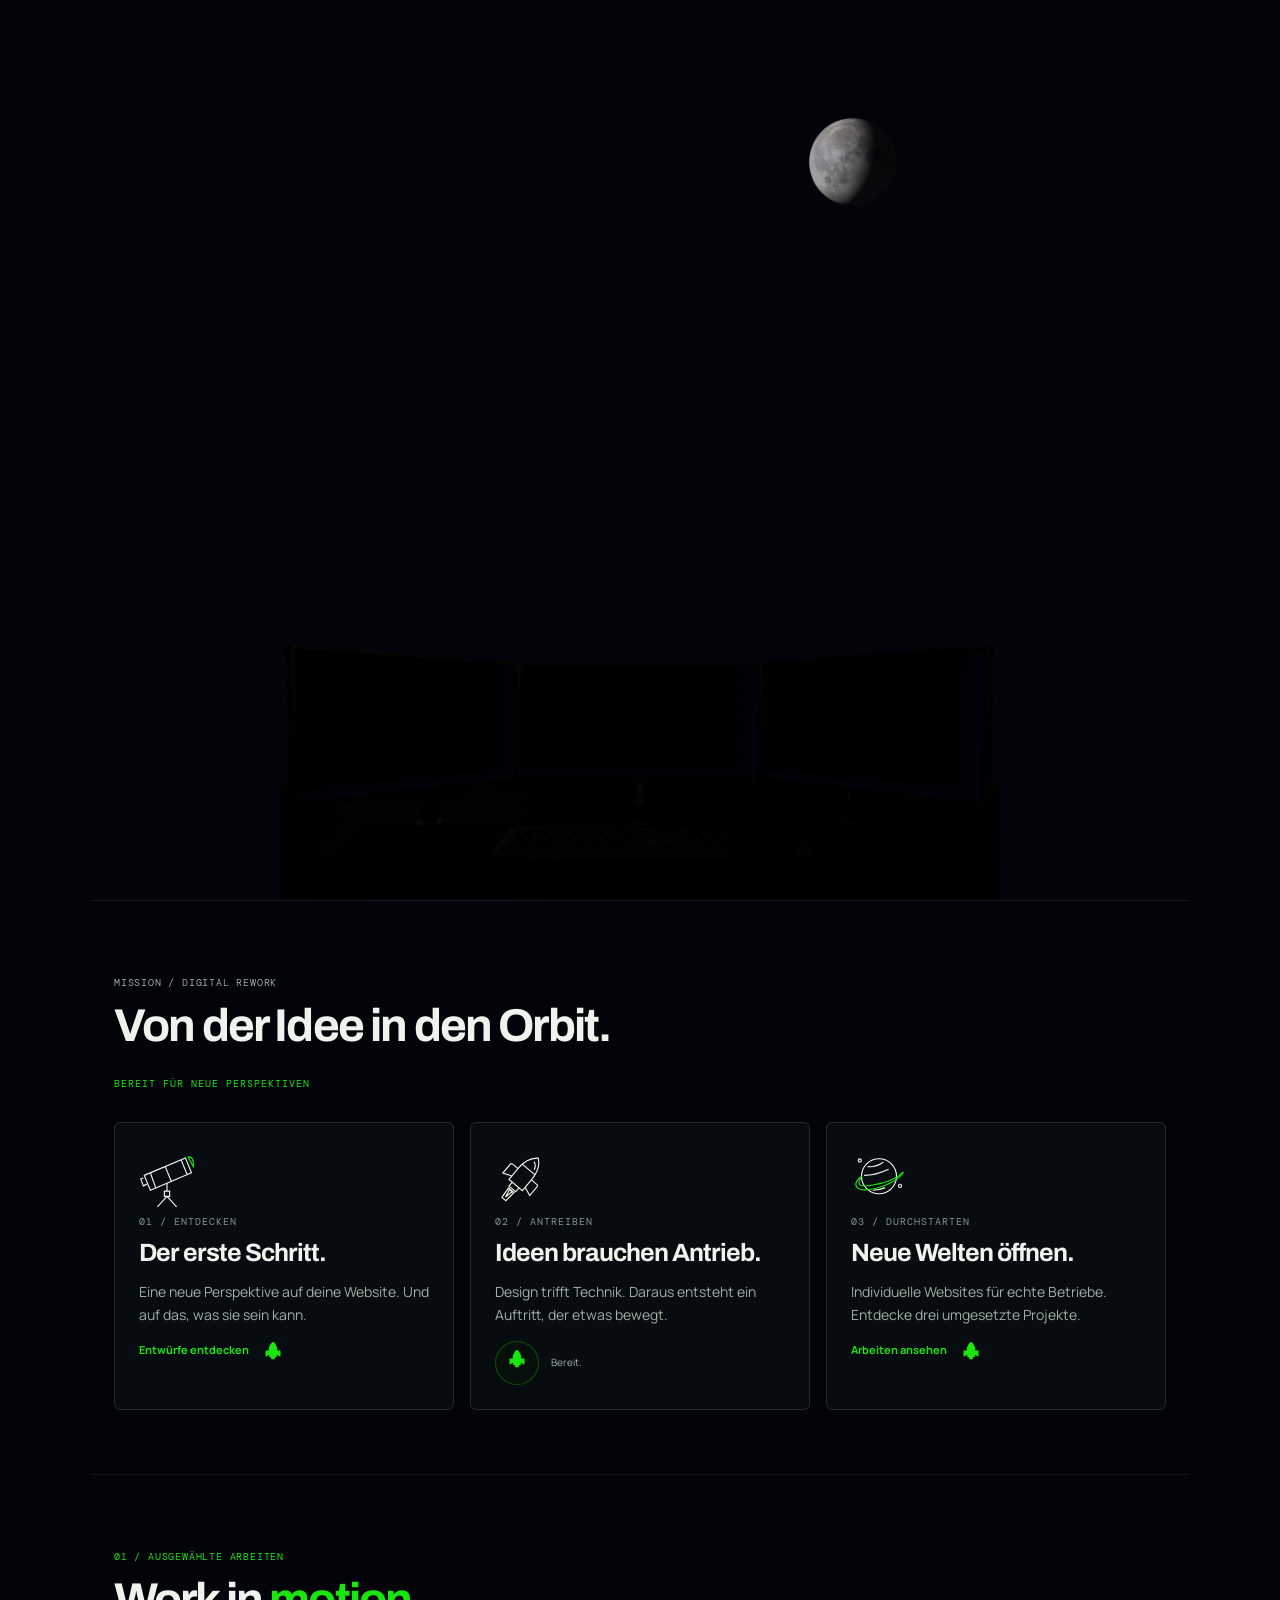
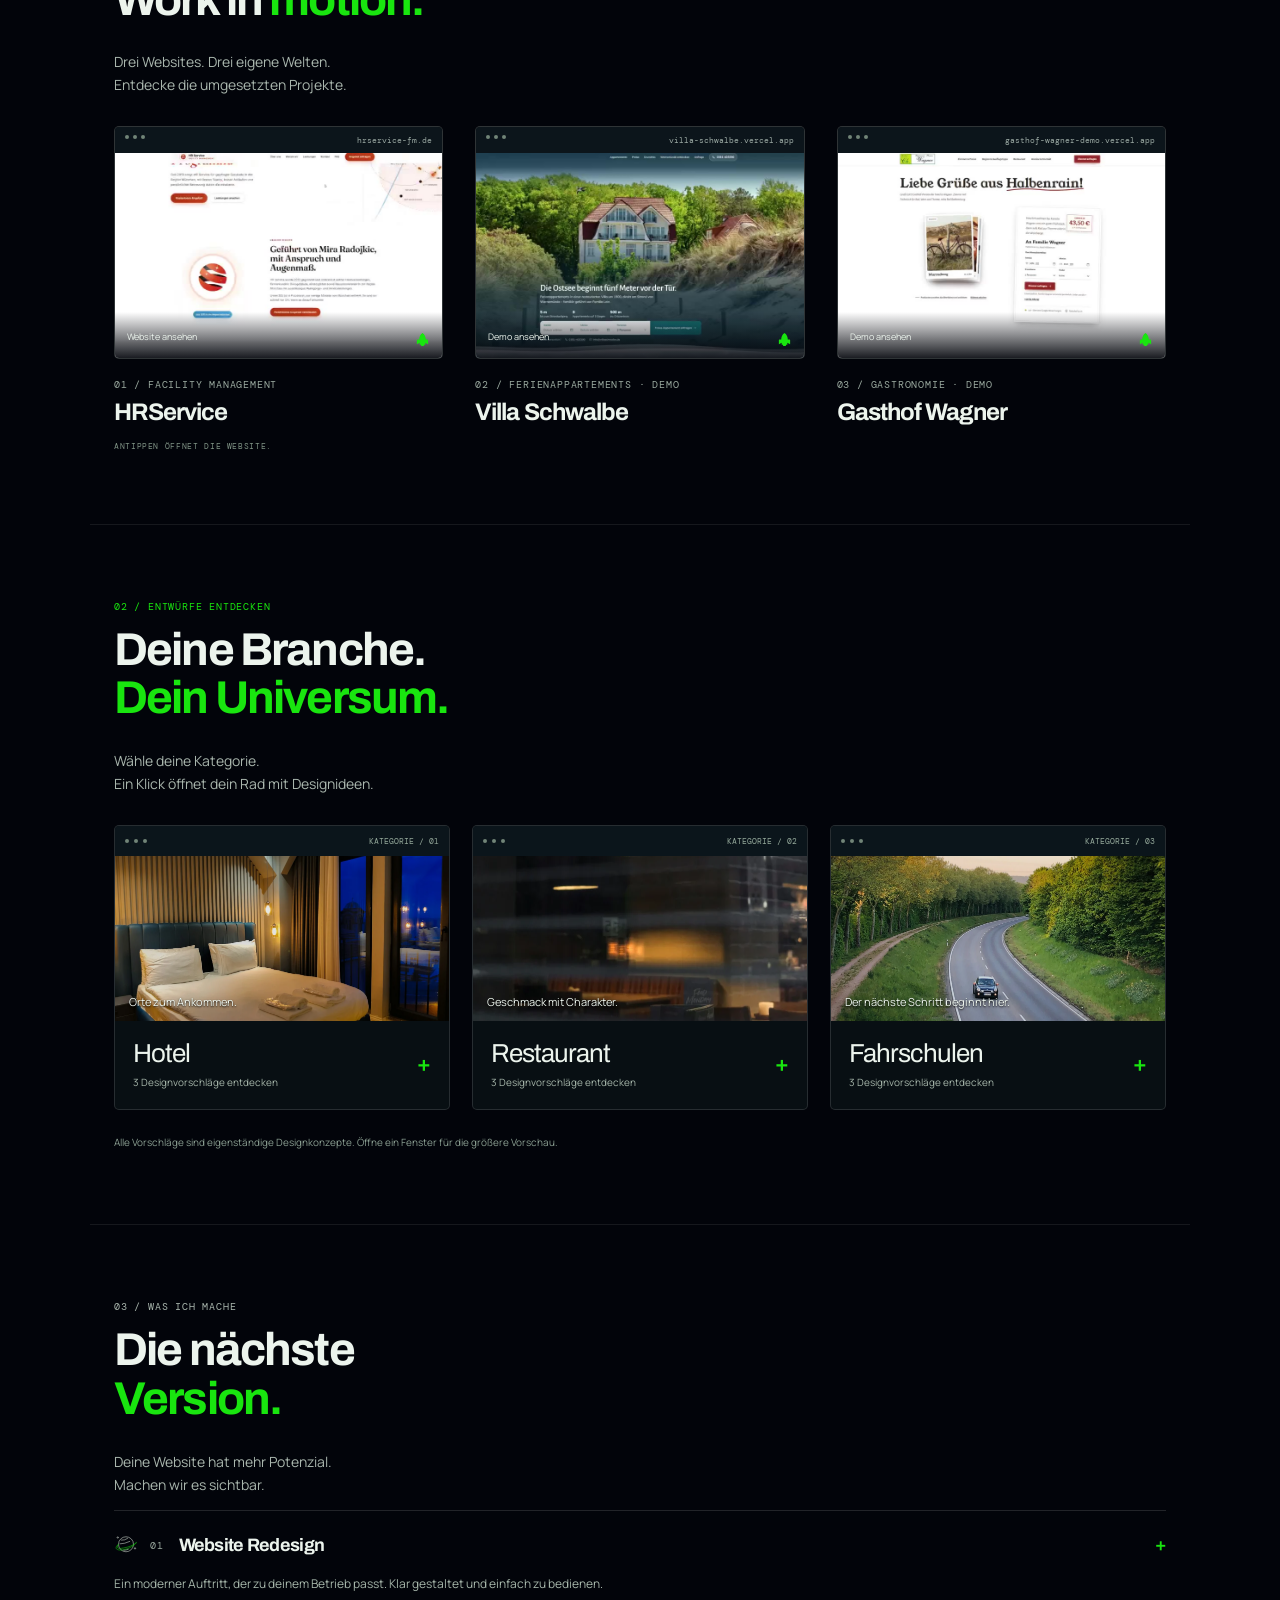
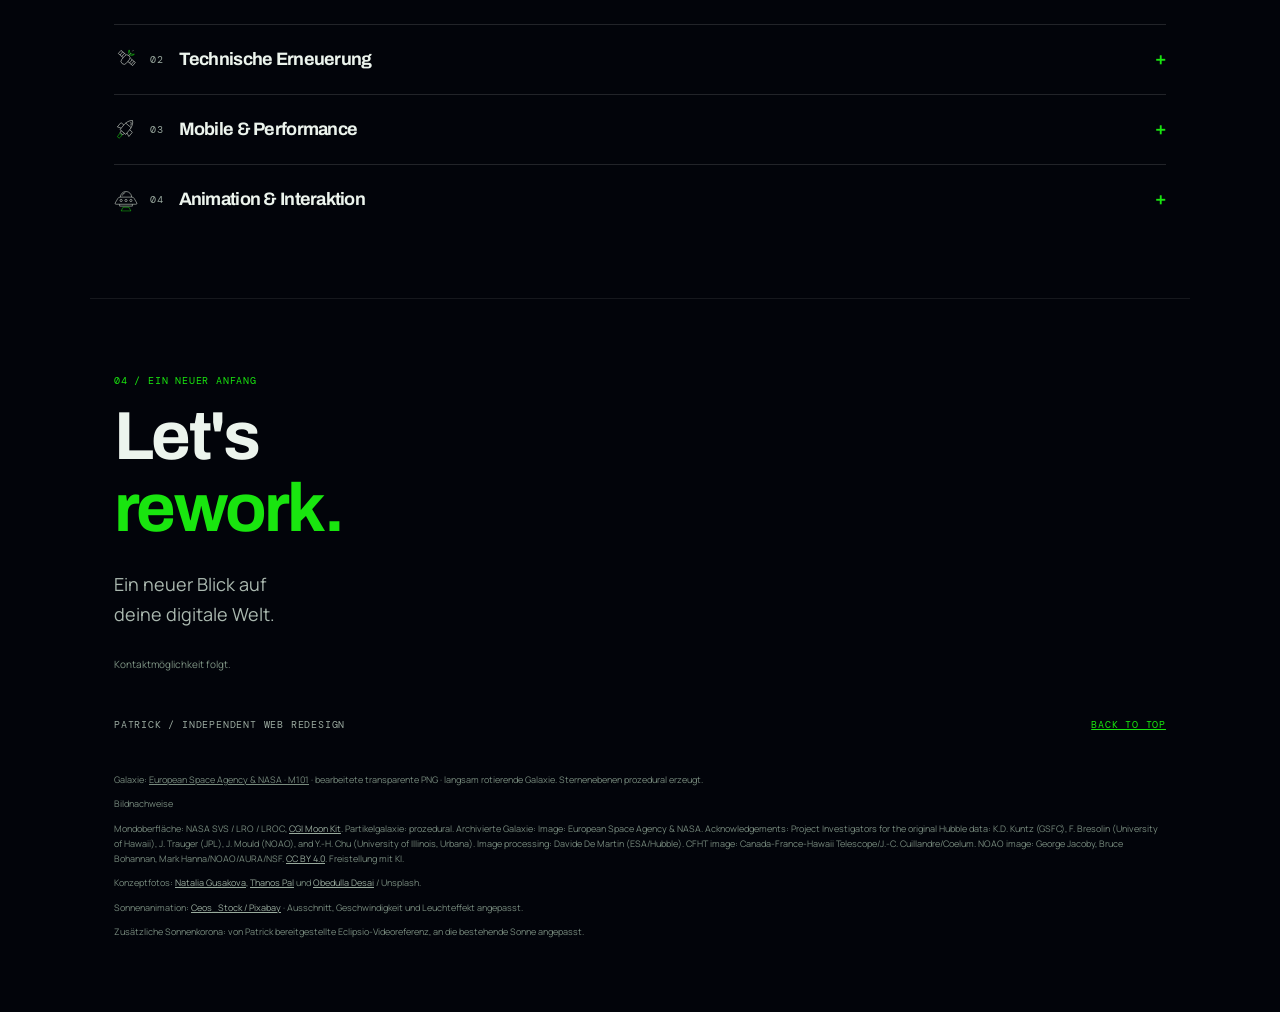
<file: iphone.html>
<!doctype html><html lang="de"><head><meta charset="utf-8"><meta name="viewport" content="width=device-width,initial-scale=1,viewport-fit=cover"><meta name="theme-color" content="#02040a"><meta name="description" content="Patrick — Webdesign und Redesign. Digital Rework für das iPhone."><title>Patrick / Digital Rework — iPhone</title><link rel="stylesheet" href="assets/css/fonts.css"><link rel="stylesheet" href="assets/css/iphone.css"><script defer src="assets/js/iphone-scene.js"></script><script defer src="assets/js/categories.js"></script></head><body class="iphone-edition"><svg aria-hidden="true" class="space-symbols" xmlns="http://www.w3.org/2000/svg"><defs>


<symbol id="icon-planet" viewbox="0 0 64 68">
<circle cx="32" cy="32" r="20"></circle><path d="M19 21q9 1 18-5M15 31q13 0 28-7M25 48q7 0 14-3"></path>
<path class="icon-light" d="M12 32C-1 42 6 51 28 46c14-3 29-12 32-19-8 8-22 13-35 15-16 3-19 0-13-10z"></path>
<circle cx="10" cy="14" r="1.8"></circle><circle cx="56" cy="43" r="1.8"></circle>
</symbol>
<symbol id="icon-rocket-body" viewbox="0 0 64 68">
<path d="M32 5C25 10 22 20 22 29v16h20V29C42 20 39 10 32 5zM22 29h-8q-2 0-2 2v13l10-4m20-11h8q2 0 2 2v13l-10-4M22 22h20M27 45v6h10v-6M31 11q5 2 6 7"></path>
</symbol>
<symbol id="icon-rocket" viewbox="0 0 64 68">
<g transform="rotate(40 32 32)"><use href="#icon-rocket-body"></use><path class="icon-light" d="M28 53q4 1 8 0l-1 11h-6z"></path></g>
</symbol>
<symbol id="icon-signal" viewbox="0 0 64 68">
<g transform="rotate(40 32 34)"><rect height="28" rx="8" width="16" x="24" y="22"></rect><path d="M24 36H7V25h17m16 11h17V25H40M13 25v11m6-11v11m27-11v11m6-11v11M32 22v-8M32 7V4"></path><path class="icon-light" d="M23 10q9 10 18 0C39 22 25 22 23 10z"></path></g>
</symbol>
<symbol id="icon-ufo" viewbox="0 0 64 68">
<path d="M17 29a15 15 0 0 1 30 0M22 25q2-7 8-8M16 29h32q4 0 6 4l7 12q1 3-3 3H6q-4 0-3-3l7-12q2-4 6-4zM15 48v5h34v-5"></path><circle cx="19" cy="38" r="3"></circle><circle cx="32" cy="38" r="3"></circle><circle cx="45" cy="38" r="3"></circle><path class="icon-light" d="M24 56h16l5 10H19z"></path>
</symbol>
<symbol id="icon-telescope" viewbox="0 0 64 68">
<path d="M6 31l47-20 7 17-47 20zM48 13l7 17M30 21l7 17M13 28l6 17M5 34l-3 1 3 8 4-2M32 40v9m-3 0h6v6h-6zM32 55 21 67m11-12 11 12"></path><path class="icon-light" d="M56 10q7-1 6 11z"></path>
</symbol>
<symbol id="icon-launch-filled" viewbox="0 0 32 32"><path d="M16 1c-5 3-7 9-7 14H5q-1 0-1 1v9l6-3v4h3v3h6v-3h3v-4l6 3v-9q0-1-1-1h-4C23 10 21 4 16 1z"></path></symbol>
</defs></svg><div class="page-shell"><main id="top"><section class="phone-hero" data-state="night" aria-labelledby="hero-title">
<h1 id="hero-title" class="sr-only">Digital Rework — Patrick</h1>
<canvas id="phone-scene" role="img" aria-label="Dunkle Workstation. Den Mond antippen, um die Sonne aufgehen zu lassen."></canvas>
<button type="button" class="phone-moon" aria-label="Mond versenken und Sonne aufgehen lassen"><img src="assets/iphone/moon.webp" width="192" height="192" alt=""></button>
<button type="button" class="phone-project-switch" aria-label="Linke Vorschau von HRService auf Gasthof Wagner wechseln" hidden></button>
<a class="phone-villa" href="https://villa-schwalbe.vercel.app/" aria-label="Villa Schwalbe öffnen" hidden></a>
<p class="sr-only" id="phone-status" role="status">Arbeitsstation ausgeschaltet.</p>
<noscript><p class="no-script">Für die Einschaltsequenz bitte JavaScript aktivieren. Die Projekte findest du weiter unten.</p></noscript>
</section><section aria-labelledby="mission-title" class="mission-section" id="mission"><div class="mission-heading"><div><p class="mono">MISSION / DIGITAL REWORK</p><h2 id="mission-title">Von der Idee in den Orbit.</h2></div><span class="mission-live mono">Bereit für neue Perspektiven</span></div><div class="mission-grid">
<article class="mission-card"><svg aria-hidden="true" class="mission-illustration reference-icon" viewbox="0 0 64 68"><use href="#icon-telescope"></use></svg><span class="mission-index mono">01 / ENTDECKEN</span><h3>Der erste Schritt.</h3><p>Eine neue Perspektive auf deine Website. Und auf das, was sie sein kann.</p><a class="mission-link" href="#kategorien">Entwürfe entdecken <span aria-hidden="true" class="rocket-mark"><svg viewbox="0 0 32 32"><g class="rocket-flame"><path d="M12 27q1 7 4 12 3-5 4-12z"></path><path class="flame-core" d="M14 27l2 7 2-7z"></path></g><use href="#icon-launch-filled"></use></svg></span></a></article>
<article class="mission-card mission-engine"><svg aria-hidden="true" class="mission-illustration reference-icon" viewbox="0 0 64 68"><g transform="rotate(40 32 32)"><g class="move-exhaust"><path class="engine-plume" d="M28 53q4 1 8 0l-1 13h-6z"></path><path class="engine-plume-core" d="M30 53h4l-2 10z"></path></g><use href="#icon-rocket-body"></use></g></svg><span class="mission-index mono">02 / ANTREIBEN</span><h3>Ideen brauchen Antrieb.</h3><p>Design trifft Technik. Daraus entsteht ein Auftritt, der etwas bewegt.</p><div class="engine-controls"><button aria-label="Antrieb starten" aria-pressed="false" class="engine-trigger" type="button"><span aria-hidden="true" class="rocket-mark"><svg viewbox="0 0 32 32"><g class="rocket-flame"><path d="M12 27q1 7 4 12 3-5 4-12z"></path><path class="flame-core" d="M14 27l2 7 2-7z"></path></g><use href="#icon-launch-filled"></use></svg></span></button><span class="engine-status" role="status">Bereit.</span></div></article>
<article class="mission-card"><svg aria-hidden="true" class="mission-illustration reference-icon" viewbox="0 0 64 68"><use href="#icon-planet"></use></svg><span class="mission-index mono">03 / DURCHSTARTEN</span><h3>Neue Welten öffnen.</h3><p>Individuelle Websites für echte Betriebe. Entdecke drei umgesetzte Projekte.</p><a class="mission-link" href="#arbeiten">Arbeiten ansehen <span aria-hidden="true" class="rocket-mark"><svg viewbox="0 0 32 32"><g class="rocket-flame"><path d="M12 27q1 7 4 12 3-5 4-12z"></path><path class="flame-core" d="M14 27l2 7 2-7z"></path></g><use href="#icon-launch-filled"></use></svg></span></a></article>
</div></section><section aria-labelledby="work-title" class="work-section section-pad solar-window" id="arbeiten">
<div class="section-head"><div><p class="mono section-number">01 / AUSGEWÄHLTE ARBEITEN</p><h2 id="work-title">Work in <em>motion.</em></h2></div><p>Drei Websites. Drei eigene Welten.<br/> Entdecke die umgesetzten Projekte.</p></div>
<div class="projects">
<article class="project"><a aria-label="HRService Website öffnen" class="project-preview" href="https://www.hrservice-fm.de/"><div class="chrome"><span><i></i><i></i><i></i></span><span>hrservice-fm.de</span></div><img alt="Bildschirmaufnahme HRService" height="800" loading="lazy" src="previews/hrservice.jpg" width="1280"/><span class="view-project">Website ansehen <span aria-hidden="true" class="rocket-mark"><svg viewbox="0 0 32 32"><g class="rocket-flame"><path d="M12 27q1 7 4 12 3-5 4-12z"></path><path class="flame-core" d="M14 27l2 7 2-7z"></path></g><use href="#icon-launch-filled"></use></svg></span></span></a><div class="project-meta"><div><span class="mono">01 / FACILITY MANAGEMENT</span><h3>HRService</h3></div></div></article>
<article class="project"><a aria-label="Villa Schwalbe Demo öffnen" class="project-preview" href="https://villa-schwalbe.vercel.app/"><div class="chrome"><span><i></i><i></i><i></i></span><span>villa-schwalbe.vercel.app</span></div><img alt="Bildschirmaufnahme Villa Schwalbe" height="800" loading="lazy" src="previews/villa.jpg" width="1280"/><span class="view-project">Demo ansehen <span aria-hidden="true" class="rocket-mark"><svg viewbox="0 0 32 32"><g class="rocket-flame"><path d="M12 27q1 7 4 12 3-5 4-12z"></path><path class="flame-core" d="M14 27l2 7 2-7z"></path></g><use href="#icon-launch-filled"></use></svg></span></span></a><div class="project-meta"><div><span class="mono">02 / FERIENAPPARTEMENTS · DEMO</span><h3>Villa Schwalbe</h3></div></div></article>
<article class="project"><a aria-label="Gasthof Wagner Demo öffnen" class="project-preview" href="https://gasthof-wagner-demo.vercel.app/"><div class="chrome"><span><i></i><i></i><i></i></span><span>gasthof-wagner-demo.vercel.app</span></div><img alt="Bildschirmaufnahme Gasthof Wagner" height="800" loading="lazy" src="previews/wagner.jpg" width="1280"/><span class="view-project">Demo ansehen <span aria-hidden="true" class="rocket-mark"><svg viewbox="0 0 32 32"><g class="rocket-flame"><path d="M12 27q1 7 4 12 3-5 4-12z"></path><path class="flame-core" d="M14 27l2 7 2-7z"></path></g><use href="#icon-launch-filled"></use></svg></span></span></a><div class="project-meta"><div><span class="mono">03 / GASTRONOMIE · DEMO</span><h3>Gasthof Wagner</h3></div></div></article>
</div><p class="video-play-hint mono">Antippen öffnet die Website.</p>
</section><section aria-labelledby="category-title" class="category-section section-pad solar-window" id="kategorien">
<div class="section-head"><div><p class="mono section-number">02 / ENTWÜRFE ENTDECKEN</p><h2 id="category-title">Deine Branche.<br/> <em>Dein Universum.</em></h2></div><p>Wähle deine Kategorie.<br/> Ein Klick öffnet dein Rad mit Designideen.</p></div>
<div class="category-grid"><article class="category category-hotel" data-category="hotel">
<button aria-controls="wheel-hotel" aria-expanded="false" aria-label="Hotel: Designvorschläge öffnen" class="category-trigger" type="button">
<span class="window-bar"><i></i><i></i><i></i><span>KATEGORIE / 01</span></span>
<span class="category-image"><img alt="" loading="lazy" src="concepts/hotel.webp"/><span class="category-image-caption">Orte zum Ankommen.</span></span>
<span class="category-caption"><span><strong>Hotel</strong><small>3 Designvorschläge entdecken</small></span><b>+</b></span>
</button>
<div class="wheel-panel" hidden="" id="wheel-hotel">
<div class="wheel-stage"><div aria-hidden="true" class="wheel-guide"></div><div aria-hidden="true" class="wheel-center"><span>01</span><small>Hotel</small></div><div class="concept-orbit"></div></div>
<div class="wheel-toolbar"><span class="mono">Entwurf anklicken <span aria-hidden="true" class="rocket-mark"><svg viewbox="0 0 32 32"><g class="rocket-flame"><path d="M12 27q1 7 4 12 3-5 4-12z"></path><path class="flame-core" d="M14 27l2 7 2-7z"></path></g><use href="#icon-launch-filled"></use></svg></span></span><button aria-label="Vorschlagsrad Hotel pausieren" aria-pressed="false" class="wheel-pause mono" type="button">Ⅱ Pause</button></div>
</div></article><article class="category category-restaurant" data-category="restaurant">
<button aria-controls="wheel-restaurant" aria-expanded="false" aria-label="Restaurant: Designvorschläge öffnen" class="category-trigger" type="button">
<span class="window-bar"><i></i><i></i><i></i><span>KATEGORIE / 02</span></span>
<span class="category-image"><img alt="" loading="lazy" src="concepts/restaurant.webp"/><span class="category-image-caption">Geschmack mit Charakter.</span></span>
<span class="category-caption"><span><strong>Restaurant</strong><small>3 Designvorschläge entdecken</small></span><b>+</b></span>
</button>
<div class="wheel-panel" hidden="" id="wheel-restaurant">
<div class="wheel-stage"><div aria-hidden="true" class="wheel-guide"></div><div aria-hidden="true" class="wheel-center"><span>02</span><small>Restaurant</small></div><div class="concept-orbit"></div></div>
<div class="wheel-toolbar"><span class="mono">Entwurf anklicken <span aria-hidden="true" class="rocket-mark"><svg viewbox="0 0 32 32"><g class="rocket-flame"><path d="M12 27q1 7 4 12 3-5 4-12z"></path><path class="flame-core" d="M14 27l2 7 2-7z"></path></g><use href="#icon-launch-filled"></use></svg></span></span><button aria-label="Vorschlagsrad Restaurant pausieren" aria-pressed="false" class="wheel-pause mono" type="button">Ⅱ Pause</button></div>
</div></article><article class="category category-driving" data-category="driving">
<button aria-controls="wheel-driving" aria-expanded="false" aria-label="Fahrschulen: Designvorschläge öffnen" class="category-trigger" type="button">
<span class="window-bar"><i></i><i></i><i></i><span>KATEGORIE / 03</span></span>
<span class="category-image"><img alt="" loading="lazy" src="concepts/driving.webp"/><span class="category-image-caption">Der nächste Schritt beginnt hier.</span></span>
<span class="category-caption"><span><strong>Fahrschulen</strong><small>3 Designvorschläge entdecken</small></span><b>+</b></span>
</button>
<div class="wheel-panel" hidden="" id="wheel-driving">
<div class="wheel-stage"><div aria-hidden="true" class="wheel-guide"></div><div aria-hidden="true" class="wheel-center"><span>03</span><small>Fahrschulen</small></div><div class="concept-orbit"></div></div>
<div class="wheel-toolbar"><span class="mono">Entwurf anklicken <span aria-hidden="true" class="rocket-mark"><svg viewbox="0 0 32 32"><g class="rocket-flame"><path d="M12 27q1 7 4 12 3-5 4-12z"></path><path class="flame-core" d="M14 27l2 7 2-7z"></path></g><use href="#icon-launch-filled"></use></svg></span></span><button aria-label="Vorschlagsrad Fahrschulen pausieren" aria-pressed="false" class="wheel-pause mono" type="button">Ⅱ Pause</button></div>
</div></article></div><p class="category-note">Alle Vorschläge sind eigenständige Designkonzepte. Öffne ein Fenster für die größere Vorschau.</p></section><section aria-labelledby="services-title" class="services-section section-pad solar-window" id="leistungen">
<div class="services-intro"><p class="mono section-number">03 / WAS ICH MACHE</p><h2 id="services-title">Die nächste <br/> <em>Version.</em></h2><p>Deine Website hat mehr Potenzial.<br/> Machen wir es sichtbar.</p><div aria-hidden="true" class="service-orbit"><i></i><span aria-hidden="true" class="rocket-mark"><svg viewbox="0 0 32 32"><g class="rocket-flame"><path d="M12 27q1 7 4 12 3-5 4-12z"></path><path class="flame-core" d="M14 27l2 7 2-7z"></path></g><use href="#icon-launch-filled"></use></svg></span></div></div>
<div class="services-list"><details open=""><summary><span class="mono"><svg aria-hidden="true" class="space-icon service-space-icon" viewbox="0 0 64 68"><use href="#icon-planet"></use></svg>01</span><h3>Website Redesign</h3><b>+</b></summary><p>Ein moderner Auftritt, der zu deinem Betrieb passt. Klar gestaltet und einfach zu bedienen.</p></details><details><summary><span class="mono"><svg aria-hidden="true" class="space-icon service-space-icon" viewbox="0 0 64 68"><use href="#icon-signal"></use></svg>02</span><h3>Technische Erneuerung</h3><b>+</b></summary><p>Veraltete Websites und Technologien erneuern. Bestehende Inhalte erhalten und Links sowie Funktionen prüfen.</p></details><details><summary><span class="mono"><svg aria-hidden="true" class="space-icon service-space-icon" viewbox="0 0 64 68"><use href="#icon-rocket"></use></svg>03</span><h3>Mobile &amp; Performance</h3><b>+</b></summary><p>Eine saubere Darstellung auf dem Smartphone und am Desktop. Mit kurzen Ladezeiten und durchdachter Nutzerführung.</p></details><details><summary><span class="mono"><svg aria-hidden="true" class="space-icon service-space-icon" viewbox="0 0 64 68"><use href="#icon-ufo"></use></svg>04</span><h3>Animation &amp; Interaktion</h3><b>+</b></summary><p>Fließende Übergänge, gezielte Bewegung und ein erster Eindruck, der bleibt.</p></details></div>
</section></main><footer class="footer section-pad solar-window" id="kontakt"><p class="mono section-number">04 / EIN NEUER ANFANG</p><div class="footer-main"><h2>Let's<br/> <em>rework.</em></h2><div><p>Ein neuer Blick auf<br/> deine digitale Welt.</p><span class="contact-note">Kontaktmöglichkeit folgt.</span></div></div><div class="fine mono"><span>Patrick / Independent Web Redesign</span><a href="#top">Back to top</a></div><p class="image-credit">Galaxie: <a href="https://esahubble.org/images/heic0602a/" rel="noopener" target="_blank">European Space Agency &amp; NASA · M101</a> · bearbeitete transparente PNG · langsam rotierende Galaxie. Sternenebenen prozedural erzeugt.</p><div class="asset-credits"><p>Bildnachweise</p><p>Mondoberfläche: NASA SVS / LRO / LROC, <a href="https://svs.gsfc.nasa.gov/4720/">CGI Moon Kit</a>. Partikelgalaxie: prozedural. Archivierte Galaxie: Image: European Space Agency &amp; NASA. Acknowledgements: Project Investigators for the original Hubble data: K.D. Kuntz (GSFC), F. Bresolin (University of Hawaii), J. Trauger (JPL), J. Mould (NOAO), and Y.-H. Chu (University of Illinois, Urbana). Image processing: Davide De Martin (ESA/Hubble). CFHT image: Canada-France-Hawaii Telescope/J.-C. Cuillandre/Coelum. NOAO image: George Jacoby, Bruce Bohannan, Mark Hanna/NOAO/AURA/NSF. <a href="https://esahubble.org/copyright/" rel="noopener" target="_blank">CC BY 4.0</a>. Freistellung mit KI.</p><p>Konzeptfotos: <a href="https://unsplash.com/photos/EYoK3eVKIiQ" rel="noopener" target="_blank">Natalia Gusakova</a>, <a href="https://unsplash.com/photos/ME4oeoPEwlw" rel="noopener" target="_blank">Thanos Pal</a> und <a href="https://unsplash.com/photos/0gpkPP9eaGU" rel="noopener" target="_blank">Obedulla Desai</a> / Unsplash.</p><p>Sonnenanimation: <a href="https://pixabay.com/videos/sun-rotation-looping-loop-crater-44698/" rel="noopener" target="_blank">Ceos_Stock / Pixabay</a> · Ausschnitt, Geschwindigkeit und Leuchteffekt angepasst.</p><p>Zusätzliche Sonnenkorona: von Patrick bereitgestellte Eclipsio-Videoreferenz, an die bestehende Sonne angepasst.</p></div></footer></div><dialog aria-labelledby="concept-dialog-title" class="concept-dialog">
<header class="concept-dialog-bar"><div><span class="mono" id="concept-dialog-category"></span><h2 id="concept-dialog-title"></h2></div><div aria-label="Vorschaugröße" class="preview-size-controls"><button aria-pressed="true" class="active" data-size="desktop" type="button">Desktop</button><button aria-pressed="false" data-size="mobile" type="button">Handy</button></div><button aria-label="Vorschau schließen" class="dialog-close" type="button">×</button></header>
<div class="concept-demo-scroll"><div class="concept-demo"></div></div><div class="concept-dialog-bottom"><span>Designkonzept · Beispielinhalte</span><span>Esc zum Schließen</span></div>
</dialog><script type="application/json" id="phone-geometry">{"width":1056,"height":576,"nativeWidth":2640,"nativeHeight":1440,"padding":40,"matrixCrop":448,"matrixHeight":128,"leds":[[845.26331,998.83924],[1734.96265,997.13344],[2559.04639,1088.99605]],"screenQuads":[[[56.25281,523.58042],[856.37305,580.55028],[859.26331,989.83924],[66.95367,1079.99605]],[[888.36475,581.62574],[1751.63525,581.62574],[1748.96265,988.13344],[891.03735,988.13344]],[[1783.62695,580.55028],[2583.74707,523.58042],[2573.04639,1079.99605],[1780.73682,989.83924]]],"screenBounds":[[56.25281,523.58042,859.26331,1079.99605],[888.36475,581.62574,1751.63525,988.13344],[1780.73682,523.58042,2583.74707,1079.99605]],"noRuntimePerspective":true,"noRuntimeMasks":true}</script></body></html>
</file>
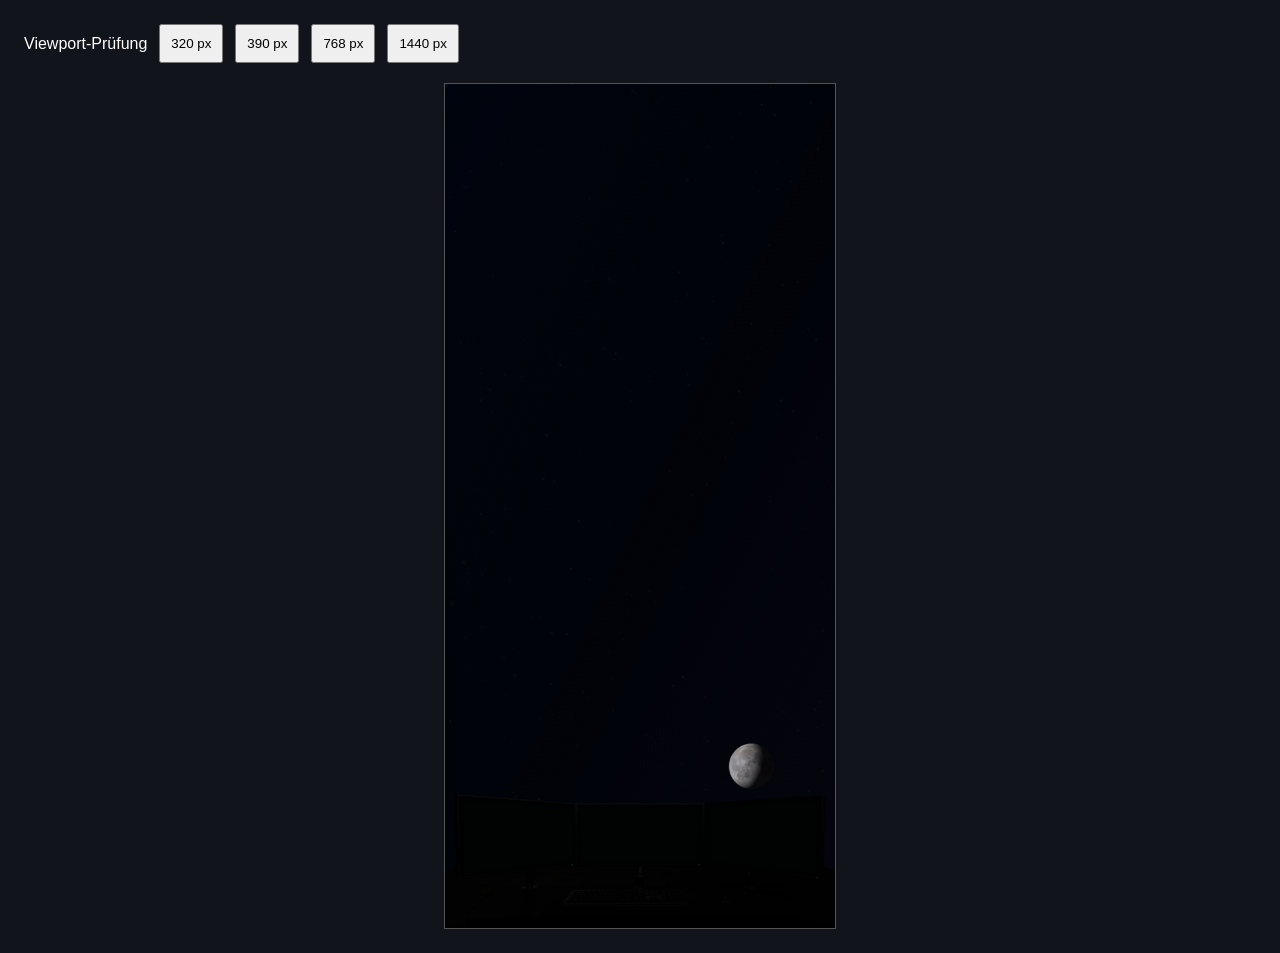
<file: tests/responsive.html>
<!doctype html><html lang="de"><meta charset="utf-8"><title>Mobile Darstellungsprüfung</title><meta name="viewport" content="width=device-width,initial-scale=1"><style>body{margin:0;padding:24px;background:#12141b;color:#fff;font:16px Arial}nav{display:flex;gap:12px;align-items:center;margin-bottom:20px}button{padding:10px}iframe{display:block;width:390px;height:844px;border:1px solid #555;background:#02040a;margin:auto}</style><nav>Viewport-Prüfung <button data-width="320">320 px</button><button data-width="390">390 px</button><button data-width="768">768 px</button><button data-width="1440">1440 px</button></nav><iframe src="../index.html" title="Portfolio im Smartphone-Viewport"></iframe><script>for(const b of document.querySelectorAll('button'))b.onclick=()=>document.querySelector('iframe').style.width=b.dataset.width+'px';</script></html>
</file>
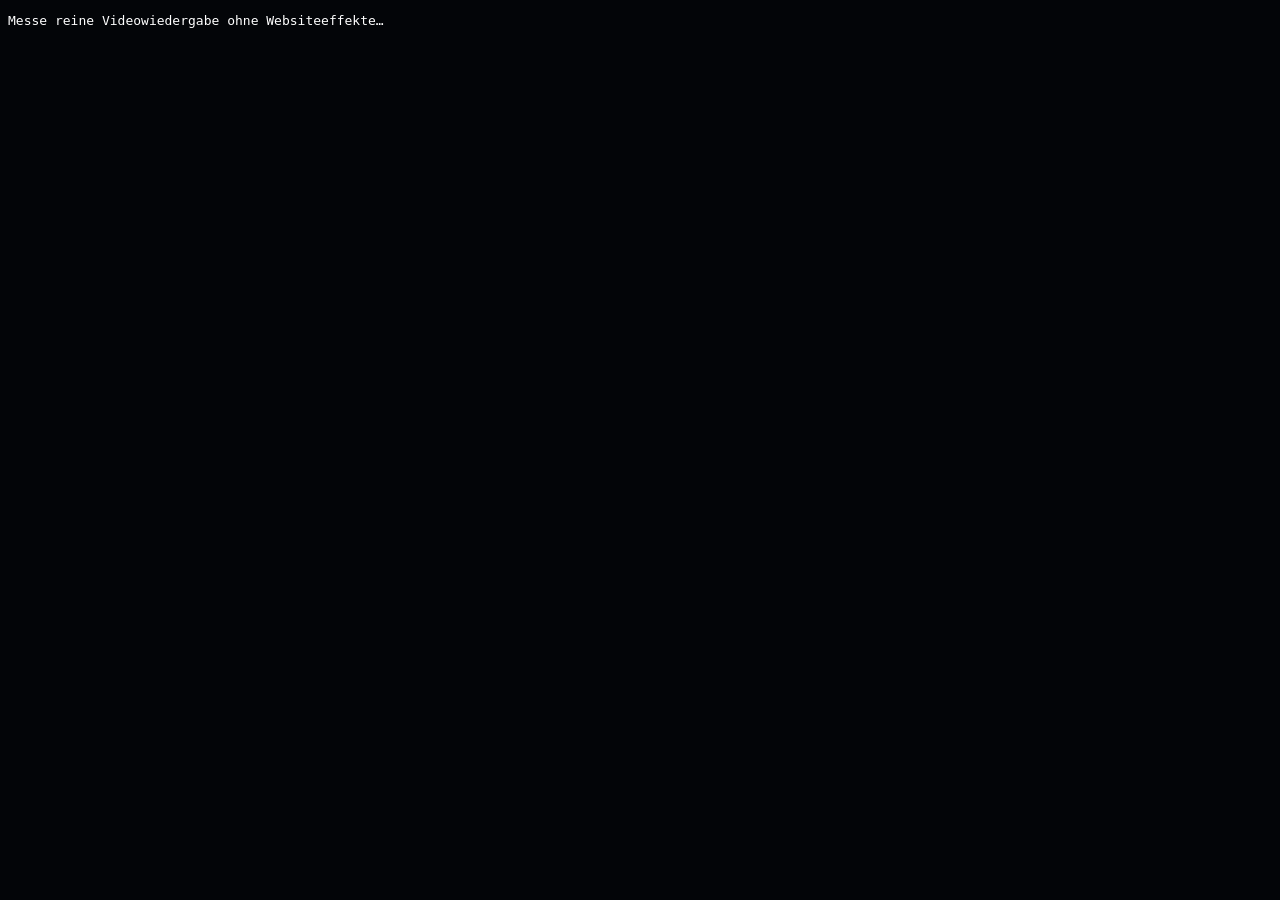
<file: tests/solar-baseline.html>
<!doctype html><html lang="de"><meta charset="utf-8"><title>Solar decoder baseline</title><style>body{background:#030508;color:white;font:13px monospace}video{width:240px;height:240px;display:block}pre{white-space:pre-wrap}</style><pre id="result">Messe reine Videowiedergabe ohne Websiteeffekte…</pre><video muted autoplay playsinline loop src="../assets/video/sun-smooth-desktop.mp4"></video><script>
const v=document.querySelector('video');v.addEventListener('playing',()=>{const q=v.getVideoPlaybackQuality(),start=performance.now();setTimeout(()=>{const r=v.getVideoPlaybackQuality();document.querySelector('#result').textContent=JSON.stringify({seconds:(performance.now()-start)/1000,frames:r.totalVideoFrames-q.totalVideoFrames,dropped:r.droppedVideoFrames-q.droppedVideoFrames},null,2)},8200)},{once:true});
</script></html>
</file>
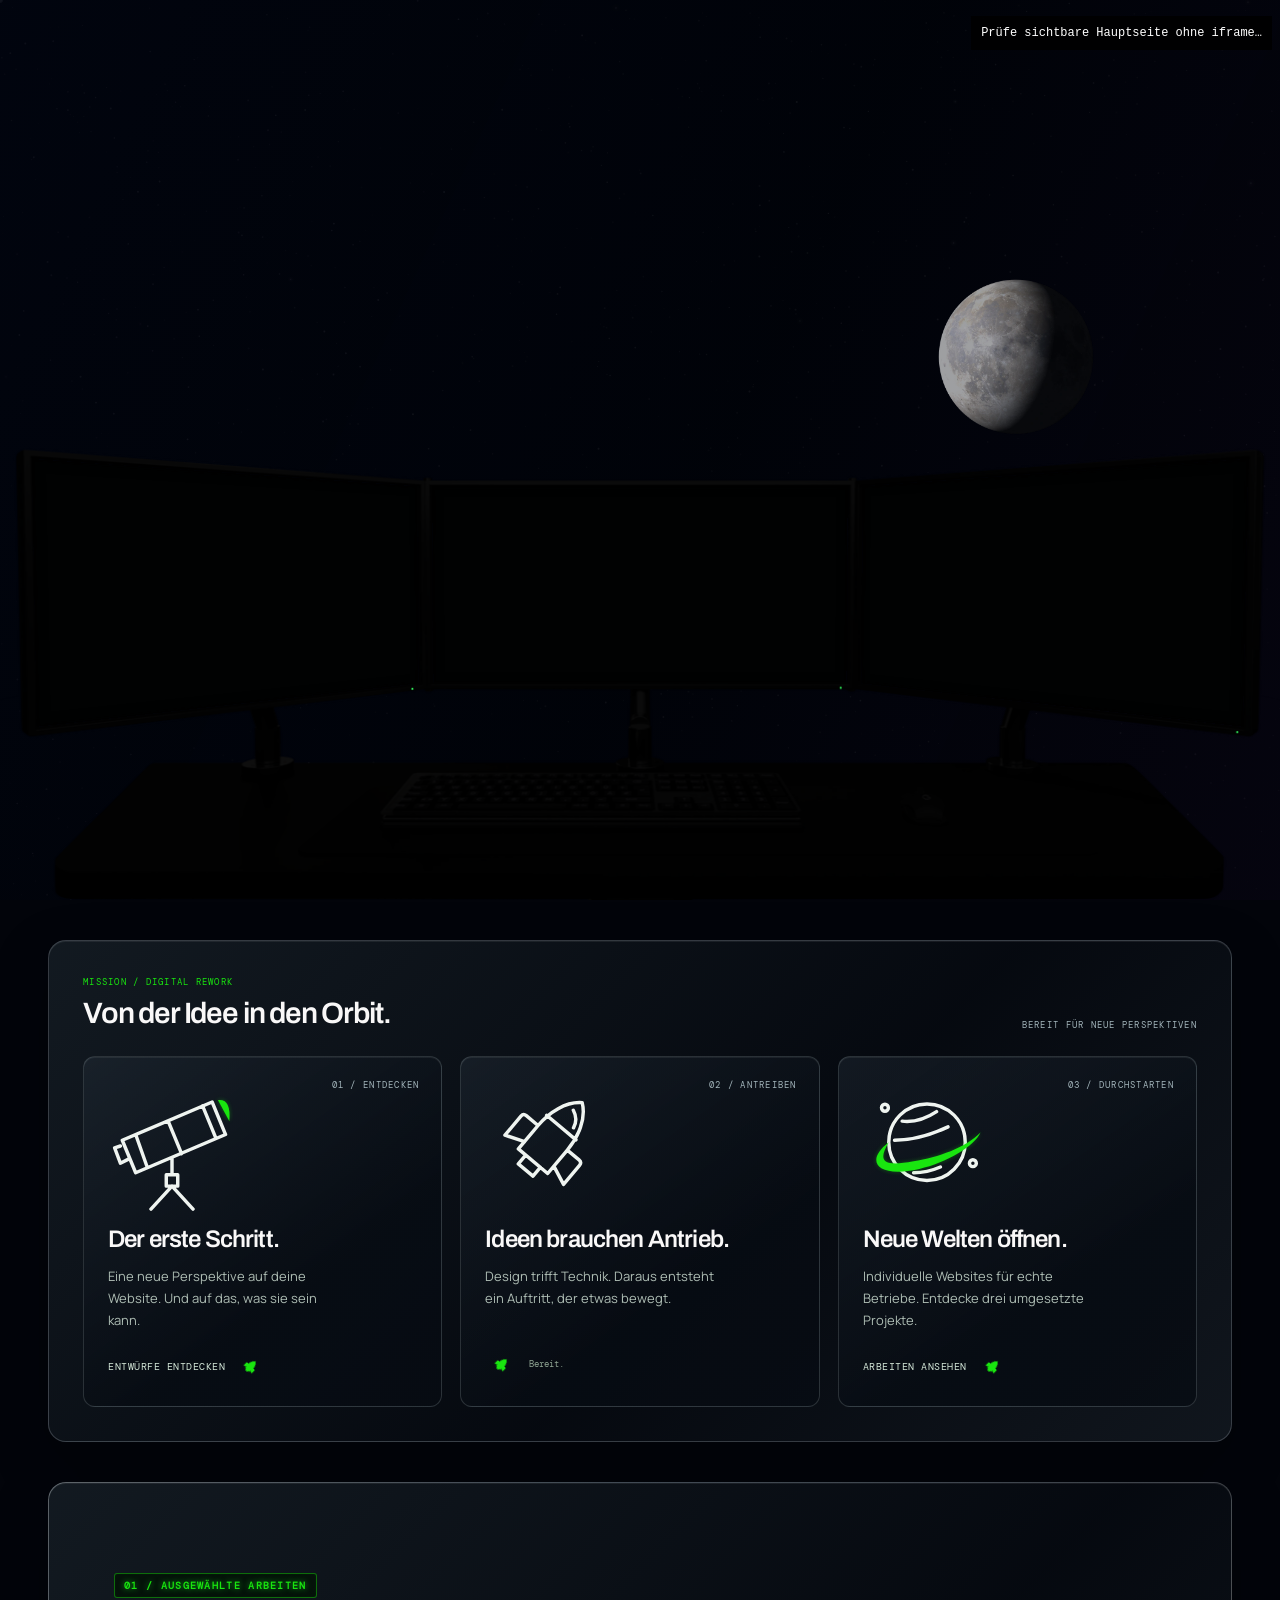
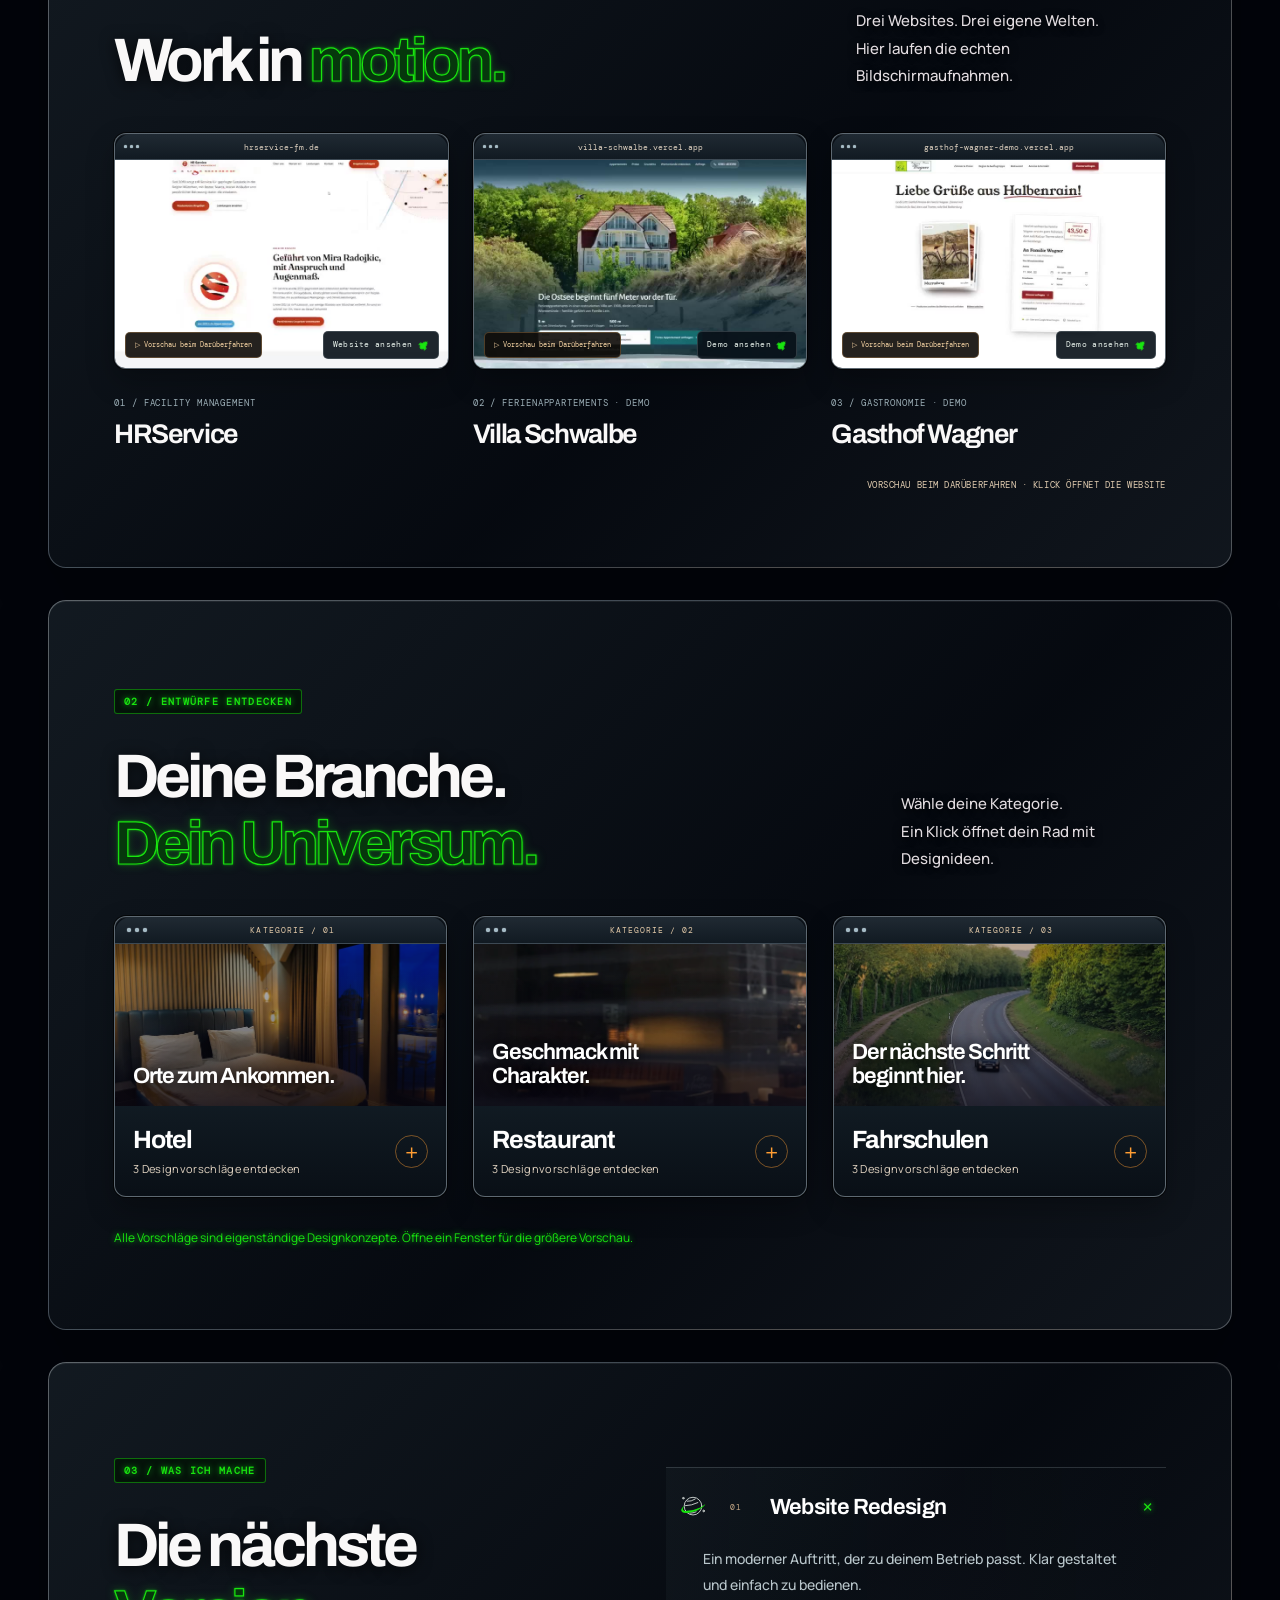
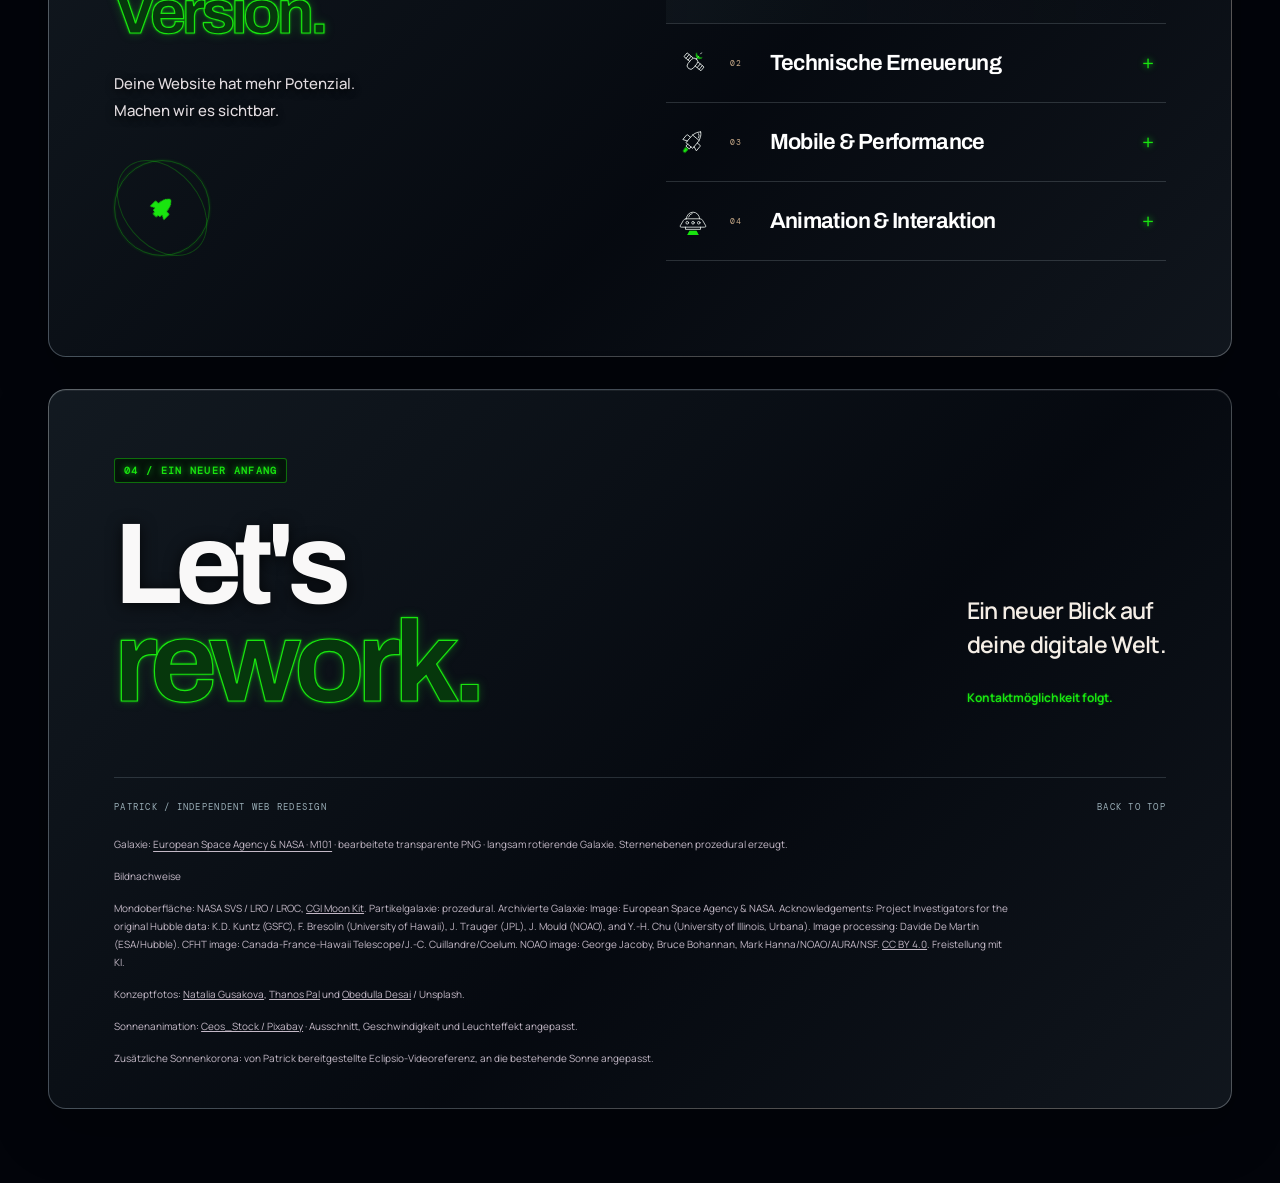
<file: tests/solar-performance.html>
<!doctype html><html lang="de"><meta charset="utf-8"><title>Solar scene playback QA</title><body>Vollständige Hauptseite für die Wiedergabemessung laden…<script>
history.scrollRestoration='manual';fetch('../index.html',{cache:'no-store'}).then(r=>r.text()).then(html=>{document.open();document.write(html.replace('<head>','<head><base href="../"><script defer src="tests/solar-measure.js"><\/script>'));document.close();});
</script></body></html>
</file>
<file: assets/css/fonts.css>
/* Chosen typography only. OFL licenses are in assets/fonts/. */
@font-face {
  font-family:'Archivo'; font-style:normal; font-weight:100 900;
  font-stretch:62% 125%; font-display:swap;
  src:url('../fonts/archivo.woff2') format('woff2');
}
@font-face {
  font-family:'Manrope'; font-style:normal; font-weight:200 800;
  font-display:swap; src:url('../fonts/manrope.woff2') format('woff2');
}
@font-face {
  font-family:'DM Mono'; font-style:normal; font-weight:400;
  font-display:swap; src:url('../fonts/dm-mono.woff2') format('woff2');
}
</file>
<file: assets/css/studio.css>
/* Current portfolio. Colors and motion rules: DESIGN_SYSTEM.md.
   Cascade is kept in source order, with superseded declarations removed. */
:root { --bg:#0c0d12; --fg:#f9f8f8; --muted:#a1a1ac; --line:#ffffff21; }
* { box-sizing:border-box; }
html { scroll-behavior:smooth; scroll-padding-top:24px; }
body { margin:0; background:#02040a; color:var(--fg); position:relative; }
a { color:inherit; text-decoration:none; }
button { font:inherit; cursor:pointer; }
.mono { font:10px "DM Mono",monospace; letter-spacing:.14em; text-transform:uppercase; }
.skip-link { position:fixed; left:20px; top:-90px; z-index:10000; padding:16px; background:var(--blue); }
.skip-link:focus { top:15px; }
.page-shell { position:relative; max-width:1480px; width:calc(100% - 96px); margin:114px auto 74px; }
.nav { height:100px; position:absolute; left:0; right:0; top:0; z-index:15; display:flex; align-items:center; padding:0 5.5%; gap:5%; }
.logo { font-weight:700; letter-spacing:-.07em; font-size:23px; }
.logo span { margin-left:3px; }
.links { display:flex; gap:29px; text-transform:uppercase; }
.links a { padding:10px 0; }
.links a:first-child::after { content:none; display:block; width:3px; height:3px; border-radius:50%; margin:9px auto -12px; }
.hero { height:700px; position:relative; isolation:isolate; }
.white-halo { position:absolute; width:268px; height:268px; left:50%; top:-62px; transform:translateX(-50%); border-radius:50%; background:#f8f9ff; box-shadow:0 0 40px #e1e1ff22,0 0 110px #7876ff14; z-index:1; }
.character-wrap { position:absolute; left:50%; bottom:0; transform:translateX(-50%); height:770px; width:510px; z-index:4; pointer-events:none; overflow:hidden; }
.hero-character { width:100%; height:100%; object-fit:contain; object-position:center bottom; animation:characterArrival 1.8s cubic-bezier(.18,.7,.2,1) both; }
.hero-title-group { position:absolute; left:5.5%; top:250px; z-index:6; }
.eyebrow { letter-spacing:.16em; display:flex; align-items:center; gap:9px; margin:0 0 24px; }
.eyebrow span { width:4px; height:4px; }
.hero h1 { position:relative; font-size:clamp(52px,6.2vw,94px); line-height:.88; margin:0; text-transform:uppercase; isolation:isolate; }
.hero h1::before { position:absolute; width:113px; height:102px; left:-19px; top:-15px; border-radius:48% 52% 62% 38%/41% 39% 61% 59%; z-index:-1; animation:blobMorph 12s ease-in-out infinite alternate; }
.hero h1 .outline { color:transparent; -webkit-text-stroke:1px #f8f7ff; }
.hero h1 b { font:inherit; }
.text-link { display:inline-flex; align-items:center; gap:34px; letter-spacing:.17em; text-transform:uppercase; padding:15px 0; margin-top:25px; }
.text-link span { font-size:24px; letter-spacing:0; transition:transform .3s; }
.text-link:hover span { transform:translateX(8px); }
.hero-copy { position:absolute; right:5.5%; z-index:6; }
.hero-copy p { margin:0; min-height:124px; }
.hero-signature { display:block; margin-top:25px; letter-spacing:.06em; }
.hero-signature i { font-style:normal; margin-left:20px; }
.red-blob { display:none; position:absolute; z-index:-1; left:-34px; top:58px; width:58px; height:75px; border-radius:65% 35% 42% 58%/60% 34% 66% 40%; animation:blobMorph 9s ease-in-out infinite alternate-reverse; }
.hero-bottom { position:absolute; left:5.5%; right:5.5%; display:flex; align-items:end; justify-content:space-between; z-index:6; }
.hero-work-link { display:grid; gap:11px; }
.scroll-note span { margin-left:18px; }
.section-pad { padding-left:5.5%; padding-right:5.5%; }
.work-section { padding-top:80px; padding-bottom:74px; background:linear-gradient(180deg,#04060b26,#080b122e); border-bottom:1px solid var(--line); position:relative; }
.section-head { display:flex; justify-content:space-between; align-items:end; margin-bottom:38px; }
.section-head h2 { margin:20px 0 0; }
.services-intro h2 { margin:20px 0 0; }
.section-head>p { margin:0 0 5px; }
.projects { display:grid; grid-template-columns:repeat(3,minmax(0,1fr)); gap:24px; position:relative; }
.project { min-width:0; }
.project-preview { display:block; transition:transform .3s,box-shadow .3s; background:#0c0d12; }
.project-preview:hover { transform:translateY(-6px); }
.chrome { height:26px; display:flex; align-items:center; justify-content:space-between; gap:5px; padding:0 9px; border-bottom:1px solid #ffffff10; font:6px "DM Mono",monospace; }
.chrome>span:first-child { display:flex; gap:3px; }
.chrome i { width:3px; height:3px; border-radius:50%; }
.chrome>span:nth-child(2) { white-space:nowrap; overflow:hidden; text-overflow:ellipsis; }
.project-preview video { width:100%; aspect-ratio:16/10; object-fit:cover; background:#0b0c13; }
.view-project { position:absolute; bottom:9px; right:9px; background:#0c0b16e3; border:1px solid #ffffff25; padding:7px 9px; font:7px "DM Mono",monospace; letter-spacing:.04em; transition:background .2s; }
.project-meta { display:flex; justify-content:space-between; align-items:center; padding:22px 0 0; gap:7px; }
.project-meta .mono { letter-spacing:.1em; }
.project-meta h3 { letter-spacing:-.05em; margin:8px 0 0; }
.project-meta>a { height:33px; width:33px; display:grid; place-items:center; border:1px solid #ffffff25; border-radius:50%; font-size:19px; }
.project-meta>a:hover { background:var(--blue); }
.services-section { padding-top:85px; padding-bottom:95px; display:grid; grid-template-columns:1fr 1.12fr; gap:10%; position:relative; background:#06091033; }
.services-intro>p:not(.mono) { margin-top:23px; }
.service-orbit { width:96px; height:96px; border:1px solid #6052c455; margin-top:35px; border-radius:50%; position:relative; display:grid; place-items:center; font-size:37px; }
.service-orbit i { position:absolute; inset:-7px 9px; border:1px solid #635de256; border-radius:50%; transform:rotate(-40deg); }
.service-orbit::after { content:none; position:absolute; right:9px; top:9px; border-radius:50%; width:5px; height:5px; }
.services-list { padding-top:19px; }
.services-list details { border-top:1px solid var(--line); }
.services-list details:last-child { border-bottom:1px solid var(--line); }
summary { display:flex; align-items:center; gap:22px; cursor:pointer; list-style:none; padding:24px 0; }
summary::-webkit-details-marker { display:none; }
summary>.mono { font-size:8px; }
summary h3 { letter-spacing:-.03em; margin:0; }
summary b { margin-left:auto; font-size:21px; font-weight:400; transition:transform .2s; }
details[open] summary b { transform:rotate(45deg); }
details>p { font-size:12px; line-height:1.85; color:#a6a0b2; padding:0 25px 24px 37px; margin:0; }
.footer { padding-top:58px; padding-bottom:27px; background:linear-gradient(160deg,#1713284d,#05081033); border-top:1px solid #51406c55; position:relative; }
.footer-main { display:flex; align-items:end; justify-content:space-between; gap:30px; }
.footer h2 { font-size:clamp(60px,9vw,130px); line-height:.85; margin:23px 0 0; }
.footer-main>div { padding-bottom:5px; margin-left:auto; margin-right:7%; }
.footer-main p { line-height:1.5; letter-spacing:-.03em; }
.back-top { width:66px; height:66px; display:grid; place-items:center; border:1px solid #7b6ba566; border-radius:50%; font-size:27px; }
.back-top:hover { background:var(--blue); }
.fine { margin-top:65px; padding-top:23px; border-top:1px solid #ffffff19; display:flex; justify-content:space-between; gap:20px; }
@keyframes characterArrival{from{opacity:0;transform:translateY(20px)}to{opacity:1;transform:translateY(0)}}
@keyframes blobMorph{to{border-radius:35% 65% 37% 63%/58% 62% 38% 42%;transform:rotate(12deg) scale(.94)}}
@media (min-width:1550px) {
  .hero-title-group { left:7%; }
  .hero-copy { right:7%; width:245px; }
  .hero h1 { font-size:97px; }
  .hero { height:750px; }
  .character-wrap { height:815px; width:545px; }
  .hero-copy { top:280px; }
  .hero-title-group { top:280px; }
}
@media (max-width:1100px) {
  .page-shell { width:calc(100% - 44px); margin-top:90px; }
  .nav { padding:0 4%; gap:35px; }
  .links { margin-left:auto; }
  .hero { height:650px; }
  .character-wrap { height:700px; width:440px; left:51%; }
  .white-halo { width:230px; height:230px; }
  .hero-title-group { left:4%; top:240px; }
  .hero h1 { font-size:7vw; }
  .hero-copy { right:4%; width:185px; top:230px; }
  .hero-copy h2 { font-size:21px; }
  .hero-copy p { font-size:11px; }
  .chapter { font-size:6px; }
  .hero-bottom { left:4%; right:4%; }
  .section-pad { padding-left:4%; padding-right:4%; }
  .projects { gap:17px; }
  .project-meta h3 { font-size:20px; }
  .project-meta .mono { font-size:5.5px; }
  .services-section { gap:7%; }
  summary { gap:13px; }
  summary h3 { font-size:17px; }
}
@media (max-width:760px) {
  .page-shell { margin:67px auto 22px; border-radius:17px; }
  .nav { height:72px; }
  .logo { font-size:18px; }
  .hero { border-radius:17px 17px 0 0; }
  .character-wrap { bottom:auto; }
  .hero-title-group { left:6%; }
  .hero h1 { font-size:clamp(43px,9.7vw,72px); line-height:.91; }
  .eyebrow { margin-bottom:16px; }
  .hero h1::before { width:70px; height:72px; top:-9px; left:-10px; }
  .text-link { font-size:7px; gap:18px; margin-top:12px; padding:10px 0; }
  .text-link span { font-size:20px; }
  .hero-copy { padding-right:10px; }
  .hero-copy h2 { margin:15px 0 13px; }
  .hero-copy h2 br { display:none; }
  .red-blob { left:-10px; top:45px; height:57px; width:44px; opacity:.55; }
  .hero-bottom { left:6%; right:6%; }
  .scroll-note span { margin-left:5px; }
  .section-pad { padding-left:6%; padding-right:6%; }
  .work-section { padding-top:53px; padding-bottom:50px; }
  .section-head { display:block; margin-bottom:28px; }
  .section-head>p { margin-top:18px; }
  .projects { grid-template-columns:1fr; gap:34px; }
  .project-preview video { aspect-ratio:16/9; }
  .chrome { height:27px; }
  .chrome i { width:4px; height:4px; }
  .project-meta { padding-top:17px; }
  .view-project { font-size:8px; }
  .services-section { grid-template-columns:1fr; gap:24px; padding-top:52px; padding-bottom:56px; }
  .services-intro h2 br { display:none; }
  .service-orbit { display:none; }
  .services-list { padding-top:0; }
  summary { padding:22px 0; gap:15px; }
  details>p { padding-left:28px; }
  .footer { padding-top:43px; padding-bottom:25px; }
  .footer-main { flex-wrap:wrap; align-items:center; gap:22px; }
  .footer-main>div { margin:0; width:calc(100% - 80px); }
  .back-top { width:52px; height:52px; font-size:24px; }
  .fine { flex-wrap:wrap; margin-top:35px; }
  .fine>span:first-child { width:100%; }
}
@media (prefers-reduced-motion:reduce) {
  html { scroll-behavior:auto; }
  * { animation:none !important; transition:none !important; }
  *::before { animation:none !important; transition:none !important; }
  *::after { animation:none !important; transition:none !important; }
}
body.studio-final .hero { isolation:isolate; }
.dexter-stage { position:absolute; inset:0; pointer-events:none; overflow:hidden; }
.dexter-rule { position:absolute; transform:scaleX(0) skewY(-2deg); transform-origin:25% 50%; }
body.studio-final .dexter-title { position:relative; filter:drop-shadow(0 3px 22px #030208); }
body.studio-final .dexter-title::after { content:""; position:absolute; left:-2%; right:3%; top:45%; height:11%; mix-blend-mode:screen; opacity:0; transform:translateX(-60%) skewY(-3deg); animation:dexterCut 7.6s steps(1) infinite; }
.dexter-rule { animation:dexterRule 7.6s cubic-bezier(.15,.8,.22,1) infinite; }
@keyframes dexterRule{0%,10%{opacity:0;transform:scaleX(0) skewY(-2deg)}17%{opacity:1;transform:scaleX(1.1) skewY(-2deg)}27%,65%{opacity:.65;transform:scaleX(.95) skewY(-2deg)}78%,100%{opacity:0;transform:scaleX(1) skewY(-2deg)}}
@keyframes dexterCut{0%,14%,69%,100%{opacity:0;transform:translateX(-60%) skewY(-3deg)}16%,18%,72%,74%{opacity:1;transform:translateX(0) skewY(-3deg)}}
@keyframes dexterCaption{0%,20%,84%,100%{opacity:0}29%,73%{opacity:1}}
@media (max-width:650px) {
  .dexter-rule { left:0; right:-55%; top:43%; }
  body.studio-final .dexter-title { font-size:clamp(62px,15.5vw,100px); }
}
@media (prefers-reduced-motion:reduce) {
  .dexter-rule { animation:none; opacity:.6; transform:none; }
  body.studio-final .dexter-title { filter:none; }
  body.studio-final .dexter-title::after { animation:none; filter:none; }
}
body.studio-final .dexter-title { animation:dexterType 7.6s cubic-bezier(.16,1,.3,1) both infinite; }
.dexter-stage { z-index:5; border-radius:inherit; }
.dexter-rule { left:3%; right:56%; top:46%; height:1px; opacity:.5; }
@media (max-width:760px) {
  body.studio-final .dexter-title { font-size:clamp(43px,9.7vw,72px); }
  .dexter-rule { left:5%; right:45%; top:36%; }
}
@media (prefers-reduced-motion:reduce) {
  body.studio-final .dexter-title { animation:none; }
}
@media (max-width:760px) {
  .character-wrap { top:43px; height:445px; width:296px; left:64%; }
  .white-halo { top:48px; width:165px; height:165px; left:64%; }
  .hero-title-group { top:255px; }
}
.space-background { position:fixed; inset:0; z-index:0; pointer-events:none; }
body::before { content:""; position:fixed; inset:0; z-index:1; pointer-events:none; background:linear-gradient(115deg,#03071955,#02040b24 55%,#10071c50); }
.page-shell { z-index:2; }
body { display:flow-root; }
.hero { border-bottom:1px solid #ffffff14; }
.image-credit { line-height:1.6; margin:23px 0 0; }
.image-credit a { text-decoration:underline; text-underline-offset:3px; }
.image-credit a:hover { color:#fff; }
.space-background { background-size:auto 300%; background-position:center top; }
.galaxy-position { position:absolute; left:50%; top:51%; width:min(84vw,1060px); aspect-ratio:1; transform:translate(-50%,-50%); pointer-events:none; opacity:.6; }
.round-galaxy { display:block; width:100%; height:100%; object-fit:contain; will-change:transform; }
@keyframes galaxyTurn{to{transform:rotate(360deg)}}
.category-section { padding-top:78px; padding-bottom:80px; border-bottom:1px solid var(--line); background:linear-gradient(180deg,#05070e18,#0c0b181c); }
.category-section .section-head>p { max-width:265px; }
.category-grid { display:grid; grid-template-columns:repeat(3,minmax(0,1fr)); gap:26px; align-items:start; }
.category { min-width:0; }
.category-restaurant { --glow:255,126,91; }
.category-driving { --glow:154,132,255; }
.category-trigger { display:block; width:100%; padding:0; background:#101019c9; color:#fff; text-align:left; transition:transform .3s,box-shadow .3s; }
.category-trigger:hover { transform:translateY(-4px); }
.window-bar { height:27px; display:flex; align-items:center; gap:4px; padding:0 12px; border-bottom:1px solid rgba(var(--glow),.2); }
.window-bar>i { width:4px; height:4px; border-radius:50%; }
.window-bar>span { font:6px "DM Mono",monospace; letter-spacing:.13em; margin:auto; }
.window-bar>b { font-size:11px; font-weight:400; color:#c5bbd5; }
.category-image { display:block; position:relative; height:162px; overflow:hidden; background:#12121b; }
.category-image::after { content:""; position:absolute; inset:0; background:linear-gradient(180deg,#03020a00 15%,#080612b8); }
.category-image img { height:100%; width:100%; object-fit:cover; opacity:.82; transition:transform .6s; }
.category-trigger:hover img { transform:scale(1.035); }
.category-image-caption { position:absolute; left:18px; right:18px; bottom:18px; z-index:1; letter-spacing:-.045em; max-width:210px; line-height:1.1; }
.category-driving img { object-position:center 65%; }
.category-caption { display:flex; align-items:center; justify-content:space-between; gap:8px; padding:20px 18px; }
.category-caption strong { font-size:25px; letter-spacing:-.05em; display:block; }
.category-caption small { display:block; margin-top:8px; letter-spacing:.03em; }
.category-caption>b { height:33px; width:33px; border:1px solid rgba(var(--glow),.45); border-radius:50%; display:grid; place-items:center; color:rgba(var(--glow),1); font-size:23px; font-weight:400; transition:transform .4s; }
.is-open .category-caption>b { transform:rotate(45deg); }
.wheel-panel { padding-top:25px; transform-origin:top center; animation:wheelPop .65s cubic-bezier(.16,1,.3,1) both; }
.wheel-panel[hidden] { display:none; }
.wheel-stage { position:relative; width:100%; aspect-ratio:1; height:auto; min-height:300px; max-height:360px; --orbit-radius:clamp(78px,7.4vw,112px); --node-width:clamp(106px,9.6vw,142px); isolation:isolate; }
.wheel-stage::before { content:""; position:absolute; left:50%; top:50%; width:8px; height:35px; border-left:1px solid rgba(var(--glow),.6); transform:translate(-50%,calc(-50% - 53px)); opacity:.7; }
.wheel-guide { position:absolute; left:50%; top:50%; width:calc(var(--orbit-radius)*2); height:calc(var(--orbit-radius)*2); border:1px solid rgba(var(--glow),.32); border-radius:50%; transform:translate(-50%,-50%); box-shadow:0 0 20px rgba(var(--glow),.11),inset 0 0 20px rgba(var(--glow),.07); }
.wheel-guide::before { content:""; position:absolute; inset:-16px; border:1px dashed rgba(var(--glow),.13); border-radius:50%; }
.wheel-guide::after { content:""; position:absolute; border:1px dashed rgba(var(--glow),.13); border-radius:50%; }
.wheel-guide::after { inset:15px; border-style:solid; opacity:.7; }
.wheel-center { position:absolute; left:50%; top:50%; transform:translate(-50%,-50%); width:62px; height:62px; display:flex; align-items:center; justify-content:center; flex-direction:column; border:1px solid rgba(var(--glow),.4); border-radius:50%; box-shadow:0 0 18px rgba(var(--glow),.14); gap:4px; }
.wheel-center>span { font-size:19px; color:#eee5f6; letter-spacing:-.05em; }
.wheel-center>small { font:5px "DM Mono",monospace; letter-spacing:.05em; text-transform:uppercase; }
.concept-orbit { position:absolute; inset:0; animation:conceptOrbit 40s linear infinite; transform-origin:center; }
.orbit-node { position:absolute; left:50%; top:50%; width:var(--node-width); transform:translate(-50%,-50%) rotate(var(--node-angle)) translateX(var(--orbit-radius)) rotate(calc(var(--node-angle)*-1)); }
.orbit-window { width:100%; display:block; padding:0; background:#14101e; color:#fff; text-align:left; animation:conceptCounterOrbit 40s linear infinite; transform-origin:center; transition:box-shadow .25s; }
.orbit-window:hover { z-index:3; }
.orbit-chrome { display:flex; height:13px; align-items:center; gap:3px; padding-left:6px; }
.orbit-chrome i { width:2px; height:2px; border-radius:50%; background:rgba(var(--glow),.75); }
.orbit-label { display:flex; align-items:center; justify-content:space-between; gap:2px; line-height:1.2; padding:7px 6px; }
.orbit-label>b { font-weight:400; color:rgb(var(--glow)); font-size:10px; }
.mini-site { display:block; position:relative; aspect-ratio:1.7; overflow:hidden; background:var(--mini-bg); color:var(--mini-fg); }
.mini-nav { position:absolute; top:5px; left:6px; right:6px; font-size:3px; font-weight:700; z-index:2; letter-spacing:.06em; }
.mini-nav>i { float:right; font-style:normal; }
.mini-image { position:absolute; right:5%; top:23%; height:65%; width:46%; background-size:cover; background-position:center; border-radius:2px; }
.mini-site>strong { position:absolute; left:6%; top:32%; font:7px/1.05 Georgia,serif; letter-spacing:-.03em; width:52%; z-index:1; }
.mini-rule { position:absolute; bottom:19%; left:6%; height:3px; width:17%; background:var(--mini-accent); }
.mini-immersive { color:#fff; }
.mini-immersive .mini-image { inset:0; width:100%; height:100%; border-radius:0; }
.mini-immersive::after { content:""; position:absolute; inset:0; background:#0008; }
.mini-immersive>strong { top:39%; text-align:center; left:10%; width:80%; font-size:8px; }
.mini-immersive .mini-rule { left:41%; bottom:15%; z-index:1; }
.mini-split .mini-image { width:44%; right:0; top:0; height:100%; border-radius:0; }
.mini-split>strong { font-family:"Space Grotesk",sans-serif; font-size:6.5px; font-weight:500; }
.mini-split .mini-nav { right:48%; }
.wheel-toolbar { display:flex; align-items:center; justify-content:space-between; gap:6px; margin-top:6px; padding:0 5px; }
.wheel-pause { border:1px solid rgba(var(--glow),.3); border-radius:20px; padding:7px 9px; white-space:nowrap; }
.category-note { line-height:1.8; margin:30px 0 0; max-width:640px; }
.category.is-paused .concept-orbit { animation-play-state:paused; }
.category.is-paused .orbit-window { animation-play-state:paused; }
.category.dialog-paused .concept-orbit { animation-play-state:paused; }
.category.dialog-paused .orbit-window { animation-play-state:paused; }
.wheel-stage:hover .concept-orbit { animation-play-state:paused; }
.wheel-stage:hover .orbit-window { animation-play-state:paused; }
.wheel-stage:focus-within .concept-orbit { animation-play-state:paused; }
.wheel-stage:focus-within .orbit-window { animation-play-state:paused; }
@keyframes wheelPop{from{opacity:0;transform:translateY(-20px) scale(.82)}to{opacity:1;transform:translateY(0) scale(1)}}
@keyframes conceptOrbit{to{transform:rotate(360deg)}}
@keyframes conceptCounterOrbit{to{transform:rotate(-360deg)}}
.dialog-open { overflow:hidden; }
.concept-dialog { padding:0; width:min(1130px,94vw); height:min(850px,92vh); max-width:none; max-height:none; color:#f4ecfa; overflow:hidden; }
.concept-dialog[open] { display:flex; flex-direction:column; animation:wheelPop .4s cubic-bezier(.16,1,.3,1); }
.concept-dialog::backdrop { background:#03020aca; backdrop-filter:blur(10px); }
.concept-dialog-bar { display:flex; align-items:center; justify-content:space-between; gap:20px; padding:17px 22px; border-bottom:1px solid #ffffff1f; flex-shrink:0; }
.concept-dialog-bar .mono { font-size:7px; color:#a797bd; }
.concept-dialog-bar h2 { font-size:19px; letter-spacing:-.04em; font-weight:400; margin:5px 0 0; }
.preview-size-controls { display:flex; gap:4px; margin-left:auto; border:1px solid #ffffff1f; padding:3px; border-radius:7px; }
.preview-size-controls button { background:none; border:0; color:#a094b5; padding:7px 12px; font-size:10px; border-radius:4px; }
.preview-size-controls button.active { color:#fff; }
.dialog-close { border:1px solid #ffffff30; color:#fff; background:none; border-radius:50%; width:32px; height:32px; display:grid; place-items:center; font-size:23px; font-weight:400; padding:0; line-height:1; }
.concept-demo-scroll { overflow:auto; min-height:0; flex:1; background:#09080d; scroll-behavior:smooth; }
.concept-demo { width:100%; min-height:100%; margin:0 auto; transition:max-width .35s; max-width:100%; }
.concept-demo-scroll.is-mobile .concept-demo { max-width:390px; box-shadow:0 0 0 1px #ffffff21; margin-top:15px; margin-bottom:15px; border-radius:9px; overflow:hidden; }
.concept-dialog-bottom { display:flex; align-items:center; justify-content:space-between; padding:12px 22px; border-top:1px solid #ffffff17; font-size:8px; color:#a99cb9; flex-shrink:0; }
.sample-site { background:var(--sample-bg); color:var(--sample-fg); container-type:inline-size; min-height:100%; }
.sample-nav { padding:23px 5%; display:flex; align-items:center; justify-content:space-between; border-bottom:1px solid color-mix(in srgb,var(--sample-fg) 15%,transparent); gap:20px; }
.sample-nav strong { font-size:12px; letter-spacing:.08em; }
.sample-nav>span { font-size:9px; opacity:.65; }
.sample-hero { position:relative; min-height:480px; display:grid; grid-template-columns:1fr 1fr; align-items:center; gap:7%; padding:55px 5% 65px; overflow:hidden; }
.sample-photo { height:355px; width:100%; object-fit:cover; grid-column:2; grid-row:1; object-position:center; border-radius:2px; }
.sample-copy { grid-column:1; grid-row:1; position:relative; z-index:1; }
.sample-eyebrow { font-size:8px; letter-spacing:.15em; text-transform:uppercase; color:var(--sample-accent); }
.sample-copy h3 { font:clamp(30px,4.2vw,57px)/1.02 Georgia,serif; letter-spacing:-.055em; font-weight:400; margin:24px 0 22px; }
.sample-copy>p { font-size:12px; line-height:1.8; max-width:280px; opacity:.75; }
.sample-cta { font-size:9px; padding:14px 18px; margin-top:16px; border:0; background:var(--sample-accent); color:var(--sample-bg); display:inline-flex; gap:20px; align-items:center; }
.sample-cta:hover { filter:brightness(1.1); }
.sample-cta span { font-size:16px; }
.sample-index { position:absolute; bottom:25px; left:5%; font-size:6px; letter-spacing:.2em; opacity:.6; }
.sample-details { padding:65px 8% 70px; border-top:1px solid color-mix(in srgb,var(--sample-fg) 15%,transparent); scroll-margin-top:20px; }
.sample-details h3 { font:35px/1.15 Georgia,serif; letter-spacing:-.04em; font-weight:400; max-width:540px; margin:20px 0; }
.sample-details>p { font-size:12px; line-height:1.9; opacity:.8; max-width:590px; }
.sample-features { display:grid; grid-template-columns:repeat(3,1fr); gap:20px; margin-top:40px; }
.sample-features>div { border-top:1px solid color-mix(in srgb,var(--sample-fg) 25%,transparent); padding-top:20px; position:relative; }
.sample-features span { font-size:8px; opacity:.6; }
.sample-features h4 { font-size:15px; font-weight:400; line-height:1.3; letter-spacing:-.03em; margin:15px 20px 0 0; }
.sample-features i { position:absolute; right:0; top:20px; font-style:normal; }
.sample-footer { padding:27px 5%; display:flex; justify-content:space-between; gap:20px; border-top:1px solid color-mix(in srgb,var(--sample-fg) 15%,transparent); font-size:8px; }
.sample-footer strong { letter-spacing:.06em; }
.sample-footer span { opacity:.65; }
.sample-immersive .sample-nav { background:var(--sample-bg); }
.sample-immersive .sample-hero { display:flex; justify-content:center; align-items:center; text-align:center; min-height:530px; padding:60px 8%; }
.sample-immersive .sample-hero::after { content:""; position:absolute; inset:0; background:linear-gradient(180deg,#0007,#000a); }
.sample-immersive .sample-photo { position:absolute; inset:0; height:100%; width:100%; border-radius:0; }
.sample-immersive .sample-copy { z-index:1; }
.sample-immersive .sample-copy>p { margin-left:auto; margin-right:auto; max-width:390px; }
.sample-immersive .sample-copy h3 { font-size:clamp(35px,5vw,66px); }
.sample-immersive .sample-index { z-index:1; }
.sample-split .sample-hero { gap:0; padding:0; min-height:480px; grid-template-columns:1fr 1.05fr; }
.sample-split .sample-copy { padding:55px 10%; }
.sample-split .sample-photo { height:100%; min-height:480px; border-radius:0; }
.sample-split .sample-copy h3 { font-family:"Space Grotesk",sans-serif; font-size:clamp(30px,4vw,54px); letter-spacing:-.06em; }
.sample-split .sample-index { left:5%; bottom:20px; }
.asset-credits { margin-top:15px; }
.asset-credits summary { padding:0; display:inline; font-size:9px; text-decoration:underline; cursor:pointer; }
.asset-credits p { line-height:1.8; max-width:900px; padding:0; margin:14px 0; }
.asset-credits a { text-decoration:underline; }
@container (max-width:550px) {
  .sample-nav { padding:20px 6%; }
  .sample-nav strong { font-size:10px; }
  .sample-nav>span { font-size:7px; }
  .sample-hero { display:flex; flex-direction:column; padding:35px 6% 50px; min-height:0; align-items:stretch; }
  .sample-copy { order:0; }
  .sample-photo { order:1; height:240px; margin-top:30px; }
  .sample-copy h3 { font-size:39px; }
  .sample-copy>p { font-size:12px; }
  .sample-index { bottom:18px; left:6%; }
  .sample-details { padding:40px 6%; }
  .sample-details h3 { font-size:29px; }
  .sample-features { grid-template-columns:1fr; gap:25px; }
  .sample-features h4 { font-size:17px; }
  .sample-footer { flex-direction:column; gap:12px; padding:25px 6%; }
  .sample-immersive .sample-hero { min-height:500px; }
  .sample-immersive .sample-photo { margin:0; }
  .sample-immersive .sample-copy h3 { font-size:41px; }
  .sample-split .sample-hero { display:flex; padding:0; min-height:0; }
  .sample-split .sample-copy { padding:40px 6% 20px; }
  .sample-split .sample-photo { height:250px; min-height:250px; margin-top:20px; }
  .sample-split .sample-copy h3 { font-size:40px; }
  .sample-split .sample-index { bottom:15px; color:white; }
}
@media (min-width:1550px) {
  .wheel-stage { --orbit-radius:112px; --node-width:142px; min-height:350px; }
  .category-image { height:180px; }
}
@media (max-width:1100px) {
  .category-grid { gap:20px; }
  .category-image-caption { font-size:18px; }
  .category-caption { padding:17px 14px; }
  .category-caption strong { font-size:23px; }
  .category-caption small { font-size:7px; }
  .wheel-stage { --orbit-radius:clamp(72px,7.5vw,90px); --node-width:clamp(96px,10vw,123px); min-height:280px; }
  .orbit-label { font-size:6px; }
}
@media (max-width:760px) {
  .nav { padding:0 5%; }
  .galaxy-position { width:135vw; top:49%; opacity:.55; }
  .space-background { background-size:auto 300%; background-position:center top; }
  .category-section { padding-top:52px; padding-bottom:55px; }
  .category-grid { grid-template-columns:1fr; gap:27px; }
  .category-image { height:190px; }
  .category-image-caption { left:20px; bottom:24px; max-width:250px; }
  .category-caption { padding:20px; }
  .window-bar { height:28px; }
  .window-bar>span { font-size:7px; }
  .wheel-panel { padding-top:16px; }
  .wheel-stage { max-height:none; aspect-ratio:auto; max-width:365px; margin:0 auto; }
  .orbit-label { font-size:8px; padding:8px; }
  .orbit-chrome { height:15px; }
  .mini-nav { font-size:4px; }
  .mini-site>strong { font-size:8px; }
  .mini-immersive>strong { font-size:9px; }
  .mini-split>strong { font-size:8px; }
  .wheel-toolbar { max-width:340px; margin:5px auto 0; padding:0 7px; }
  .wheel-toolbar>.mono { font-size:7px; }
  .wheel-pause { font-size:7px; }
  .category-note { font-size:9px; }
  .concept-dialog { height:94dvh; width:96vw; }
  .concept-dialog-bar { padding:13px 12px; gap:9px; }
  .concept-dialog-bar h2 { font-size:15px; }
  .concept-dialog-bar .mono { font-size:5.5px; }
  .preview-size-controls button { font-size:8px; padding:6px; }
  .dialog-close { height:28px; width:28px; font-size:21px; flex-shrink:0; }
  .concept-dialog-bottom { font-size:6px; padding:10px 12px; }
  .sample-copy h3 { font-size:37px; }
  .sample-immersive .sample-copy h3 { font-size:40px; }
  .asset-credits summary { font-size:8px; }
}
@media (max-width:380px) {
  .category-caption strong { font-size:25px; }
}
@media (prefers-reduced-motion:reduce) {
  .round-galaxy { animation:none !important; }
  .concept-orbit { animation:none !important; }
  .orbit-window { animation:none !important; }
  .wheel-panel { animation:none !important; }
  .concept-orbit { transform:rotate(0); }
  .orbit-window { transform:rotate(0); }
  .concept-demo-scroll { scroll-behavior:auto; }
  .concept-demo { transition:none; }
}
@media (min-width:761px) {
  .nav { gap:3%; }
  .links { gap:20px; font-size:9px; }
}
.wheel-stage { overflow:clip; overflow-clip-margin:14px; }
@media (max-width:760px) {
  .wheel-stage { --orbit-radius:85px; --node-width:126px; height:310px; min-height:310px; }
}
@media (max-width:380px) {
  .wheel-stage { --orbit-radius:77px; --node-width:113px; height:292px; min-height:292px; }
}
.white-halo.sun-stage { background:transparent; box-shadow:none; overflow:visible; isolation:isolate; }
.sun-video { position:absolute; left:-10%; top:-10%; width:120%; height:120%; object-fit:cover; border-radius:50%; mix-blend-mode:screen; z-index:1; mask-image:radial-gradient(circle,#000 0%,#000 55%,#000d 61%,transparent 71%); -webkit-mask-image:radial-gradient(circle,#000 0%,#000 55%,#000d 61%,transparent 71%); }
.solar-aura { position:absolute; inset:-42%; border-radius:50%; background:radial-gradient(circle,#ffca4540 0%,#ff97272b 32%,#ff3c1518 48%,transparent 68%); filter:blur(12px); animation:solarBreath 7s ease-in-out infinite alternate; z-index:0; }
@keyframes solarBreath{from{opacity:.65;transform:scale(.94)}to{opacity:1;transform:scale(1.07)}}
@media (prefers-reduced-motion:reduce) {
  .solar-aura { animation:none; }
}
.page-shell { scroll-margin-top:140px; }
:root { --solar:#ffb34d; --solar-rgb:255,157,51; }
.page-shell { border:0; border-radius:0; box-shadow:none; background:none; }
.solar-window { position:relative; border:1px solid var(--solar-border); border-radius:24px; }
.solar-window::after { content:""; position:absolute; inset:-2px; z-index:9; pointer-events:none; border-radius:inherit; padding:2px; background:conic-gradient(from 20deg,#ff9a2b70,#fff3c9ed 12%,#ff5b216e 24%,#ffc26bac 38%,#fff5d1d9 48%,#ff77204d 62%,#ffd58daa 77%,#ff8f2380 90%,#ff9a2b70); mask:linear-gradient(#000 0 0) content-box,linear-gradient(#000 0 0); mask-composite:exclude; }
.work-section { margin-top:38px; border-radius:24px; scroll-margin-top:30px; }
.category-section { margin-top:38px; border-radius:24px; scroll-margin-top:30px; }
.services-section { margin-top:38px; border-radius:24px; scroll-margin-top:30px; }
.footer { margin-top:38px; border-radius:24px; scroll-margin-top:30px; }
.hero { --reveal:50%; border-top-color:transparent; border-radius:24px; background:radial-gradient(ellipse at 50% 50%,#11142442,#03050a66 70%); }
.hero-new { position:absolute; inset:0; border-radius:inherit; }
.hero-character { filter:hue-rotate(115deg) saturate(1.15) drop-shadow(0 12px 22px #0007); }
.service-orbit { border-color:#ffb85a44; }
.service-orbit i { border-color:#ffb85a44; }
summary>.mono { color:#c9ab89; }
.back-top { border-color:#ffbd7355; }
a:focus-visible { outline-color:#ffd59b; }
button:focus-visible { outline-color:#ffd59b; }
summary:focus-visible { outline-color:#ffd59b; }
.nav { background:none; border-radius:24px 24px 0 0; }
.hero-old { display:none; position:absolute; inset:0; border-radius:inherit; overflow:hidden; pointer-events:none; background:#67635c; }
.comparison-ready .hero-old { display:block; }
.legacy-site { position:absolute; inset:0; padding:117px 4.5% 35px; color:#47453c; background:linear-gradient(180deg,#19191b 0,#282725 96px,#b3ac94 128px,#c8c1a7 70%,#a49d87); font:13px/1.55 Arial,sans-serif; filter:saturate(.45); }
.legacy-masthead { display:flex; flex-direction:column; gap:3px; padding:0 21px 16px; border-bottom:5px ridge #9b9989; color:#253955; }
.legacy-masthead>span { font:bold 24px Georgia,serif; letter-spacing:.06em; color:#585d64; text-shadow:1px 1px #ece8d2; }
.legacy-masthead strong { font-size:12px; letter-spacing:.06em; }
.legacy-masthead small { font-size:10px; color:#747163; }
.legacy-ticker { font-size:10px; color:#55594c; background:#a39f8c; border:1px inset #d2cbb0; padding:6px 12px; margin:13px 0; }
.legacy-columns { display:grid; grid-template-columns:17% 1fr 22%; gap:18px; }
.legacy-menu { font-size:11px; border:1px ridge #d1cab1; background:#b0ab99; padding:10px; display:flex; flex-direction:column; gap:9px; align-self:start; }
.legacy-menu>b { background:#596676; color:#d7d6c9; padding:5px; font-size:12px; margin:-10px -10px 0; }
.legacy-menu>span { color:#3d5067; text-decoration:underline; border-bottom:1px solid #8b8878; padding-bottom:4px; }
.legacy-badge { font:bold 8px/1.4 Verdana,sans-serif; text-align:center; background:#8b8e87; border:2px outset #c2c3b6; padding:7px 2px; color:#3c413e; margin:14px 0 4px; transform:rotate(-3deg); }
.legacy-menu>small { font-size:8px; color:#726d60; }
.legacy-content { padding:10px 14px 0; border:1px solid #a7a18e; background:#d0c9af8a; min-width:0; }
.legacy-content>small { font-size:8px; color:#817b68; }
.legacy-content h2 { font:bold clamp(22px,3.2vw,45px)/1.05 Georgia,serif; color:#55594f; margin:15px 0 20px; letter-spacing:-.035em; }
.legacy-content p { font-size:11px; max-width:420px; color:#77715e; }
.legacy-content hr { border:0; border-top:2px groove #b6b09b; }
.legacy-placeholder { height:75px; max-width:260px; display:flex; align-items:center; gap:10px; color:#918a72; font:10px Verdana,sans-serif; border:1px inset #b9b29d; background:#c4bda5; margin:15px 0; }
.legacy-placeholder>span { font-size:32px; margin-left:12px; color:#8d8c78; }
.legacy-construction { font:bold 9px Verdana,sans-serif; padding:9px 5px; background:repeating-linear-gradient(135deg,#aaa489 0 8px,#c4bda2 8px 16px); border:1px solid #a39c84; text-align:center; color:#5f5b4c; }
.legacy-content .legacy-more { font-size:9px; color:#565f71; text-decoration:underline; }
.legacy-news { background:#bab39b; border:2px ridge #d4cbb0; padding:10px; font-size:11px; align-self:start; }
.legacy-news>b { font-size:10px; color:#775b48; }
.legacy-news>div { font-size:9px; border-top:1px dashed #958e77; padding-top:15px; margin-top:24px; }
.legacy-news strong { display:inline-block; font:14px monospace; letter-spacing:3px; background:#6f7269; color:#d5d8b9; padding:4px 6px; margin-top:8px; }
.legacy-bottom { position:absolute; bottom:28px; left:5.5%; font-size:9px; color:#67614f; }
.legacy-bottom small { font-size:8px; opacity:.75; }
.legacy-dust { position:absolute; inset:0; border-radius:inherit; opacity:.8; background:radial-gradient(ellipse at 17% 28%,#e1d4af63,transparent 48%),radial-gradient(ellipse at 12% 94%,#6e5c4180,transparent 55%),radial-gradient(circle at 7% 22%,#b7aa82aa 0 1px,transparent 2px) 0 0/71px 89px,radial-gradient(circle at 66% 11%,#ece0bc88 0 .6px,transparent 1.5px) 0 0/43px 67px; box-shadow:inset 0 0 90px #3b332977; pointer-events:none; }
.compare-handle { display:none; position:absolute; left:clamp(29px,var(--reveal),calc(100% - 29px)); top:50%; width:56px; height:56px; transform:translate(-50%,-50%); border:1px solid #ffe8b9; border-radius:50%; z-index:14; cursor:ew-resize; touch-action:none; user-select:none; -webkit-user-select:none; outline-offset:6px; }
.comparison-ready .compare-handle { display:grid; place-items:center; }
.compare-handle>span { display:flex; align-items:center; gap:7px; font-size:23px; line-height:1; }
.compare-handle i { height:15px; width:1px; background:#ffcb87; box-shadow:0 0 4px #ffae4e; }
.compare-handle>small { position:absolute; top:65px; font:6px "DM Mono",monospace; letter-spacing:.16em; color:#ffdfac; padding:5px 7px; border-radius:4px; background:#0a0909cc; }
.comparison-dragging .compare-handle { box-shadow:0 0 3px #fff3da,0 0 26px #ff9919aa,inset 0 0 12px #ffc57644; }
.compare-labels { display:none; position:absolute; bottom:16px; left:5.5%; right:5.5%; z-index:12; pointer-events:none; justify-content:space-between; gap:20px; font:7px "DM Mono",monospace; letter-spacing:.12em; color:#ffe0ae; }
.comparison-ready .compare-labels { display:flex; }
.compare-labels>span { padding:8px 10px; border:1px solid #b79e7855; border-radius:5px; }
.compare-labels>span:last-child { text-align:right; }
.compare-labels i { font-style:normal; letter-spacing:.025em; display:block; margin-top:4px; }
.hero-bottom { bottom:76px; }
.sr-only { position:absolute !important; width:1px; height:1px; padding:0; margin:-1px; overflow:hidden; clip:rect(0,0,0,0); white-space:nowrap; border:0; }
.hero.reveal-paused::after { animation-play-state:paused !important; }
.hero.reveal-paused .hero-new * { animation-play-state:paused !important; }
.category { --glow:var(--solar-rgb); }
.project-preview { border:1px solid var(--solar-border); box-shadow:var(--solar-shadow); border-radius:17px; }
.category-trigger { border:1px solid var(--solar-border); box-shadow:var(--solar-shadow); border-radius:17px; }
.orbit-window { border:1px solid var(--solar-border); box-shadow:var(--solar-shadow); }
.concept-dialog { border:1px solid var(--solar-border); box-shadow:var(--solar-shadow); }
.project-preview video { border-radius:0 0 15px 15px; }
.view-project { border-color:#ffc16e44; border-radius:5px; }
.project-preview:hover .view-project { background:#75431a; }
.chrome { background:#18140f; }
.window-bar { background:#18140f; }
.orbit-chrome { background:#18140f; }
.concept-dialog-bar { background:#18140f; }
.chrome i { background:#d9984d; }
.window-bar>i { background:#d9984d; }
.orbit-window { border-radius:10px; }
.orbit-label { background:#17120e; border-radius:0 0 9px 9px; }
.wheel-center { background:#18120cc7; }
.wheel-pause { background:#21170fbb; border-color:#ffbd6d44; }
.wheel-pause:hover { background:#49301d; }
.concept-dialog { border-radius:20px; background:#13100d; }
.preview-size-controls button.active { background:#5b361c; }
.dialog-close:hover { background:#68401f; }
@media (min-width:1550px) {
  .legacy-content h2 { font-size:48px; }
  .legacy-content p { font-size:12px; }
  .legacy-placeholder { height:100px; }
}
@media (max-width:1100px) {
  .legacy-columns { grid-template-columns:19% 1fr 17%; gap:12px; }
  .legacy-menu { padding:8px; font-size:9px; }
  .legacy-menu>b { margin:-8px -8px 0; }
  .legacy-news { font-size:9px; padding:7px; }
  .legacy-content { padding:9px 11px; }
  .legacy-content p { font-size:10px; }
  .legacy-masthead>span { font-size:21px; }
}
@media (max-width:760px) {
  .page-shell { margin-top:28px; width:calc(100% - 28px); }
  .solar-window { border-radius:19px; }
  .work-section { border-radius:19px; }
  .category-section { border-radius:19px; }
  .services-section { border-radius:19px; }
  .footer { border-radius:19px; }
  .work-section { margin-top:25px; }
  .category-section { margin-top:25px; }
  .services-section { margin-top:25px; }
  .footer { margin-top:25px; }
  .nav { border-radius:19px 19px 0 0; }
  .hero-copy p { min-height:0; }
  .compare-handle { width:48px; height:48px; left:clamp(25px,var(--reveal),calc(100% - 25px)); top:49%; }
  .compare-handle>small { top:56px; }
  .compare-labels { bottom:17px; left:6%; right:6%; font-size:6px; gap:10px; }
  .compare-labels>span { padding:7px 8px; }
  .legacy-site { padding:108px 6% 35px; }
  .legacy-masthead { padding:0 4px 15px; border-bottom-width:4px; }
  .legacy-masthead>span { font-size:20px; }
  .legacy-masthead strong { font-size:10px; max-width:190px; }
  .legacy-masthead small { font-size:8px; }
  .legacy-ticker { font-size:8px; line-height:1.5; margin:13px 0; padding:7px; }
  .legacy-columns { grid-template-columns:27% 1fr; gap:9px; }
  .legacy-menu { font-size:8px; padding:6px; gap:10px; }
  .legacy-menu>b { font-size:9px; padding:6px; margin:-6px -6px 0; }
  .legacy-menu>small { font-size:7px; }
  .legacy-badge { font-size:6px; padding:5px 1px; }
  .legacy-news { display:none; }
  .legacy-content { padding:9px 8px; }
  .legacy-content>small { font-size:6px; }
  .legacy-content h2 { font-size:27px; margin:17px 0 18px; }
  .legacy-content p { font-size:10px; line-height:1.7; }
  .legacy-placeholder { height:85px; gap:6px; font-size:8px; }
  .legacy-placeholder>span { font-size:25px; margin-left:6px; }
  .legacy-construction { font-size:7px; padding:10px 4px; line-height:1.7; }
  .legacy-content .legacy-more { font-size:8px; }
  .legacy-bottom { bottom:80px; left:6%; font-size:7px; max-width:230px; }
  .legacy-bottom small { font-size:7px; }
  .project-preview { border-radius:16px; }
  .category-trigger { border-radius:16px; }
  .concept-dialog { border-radius:16px; }
}
.video-play-hint { margin:28px 0 0; text-align:right; line-height:1.8; letter-spacing:.06em; }
.project-preview::after { content:"▷ Vorschau beim Darüberfahren"; position:absolute; left:10px; bottom:10px; max-width:calc(100% - 130px); padding:7px 9px; background:#100d09e8; border:1px solid #ffbd6d44; border-radius:5px; color:#f6d4a4; font:6px/1.4 "DM Mono",monospace; transition:opacity .2s; pointer-events:none; }
.project-preview.is-playing::after { opacity:0; }
@media (hover:none) {
  .project-preview::after { display:none; }
  .video-play-hint { display:none; }
}
:root { --solar-border:#ffe1a7e6; --solar-shadow:0 0 3px #fff2c9d9,0 0 13px #ffb3338c,0 0 32px #ff6b183d,inset 0 0 16px #ffb52b1c; }
body { font-family:var(--studio-body); }
.hero h1 { font-family:var(--studio-display); font-weight:700; letter-spacing:-.065em; text-shadow:0 2px 15px #000b; }
.section-head h2 { font-family:var(--studio-display); font-weight:700; letter-spacing:-.065em; text-shadow:0 2px 15px #000b; }
.services-intro h2 { font-family:var(--studio-display); font-weight:700; letter-spacing:-.065em; text-shadow:0 2px 15px #000b; }
.footer h2 { font-family:var(--studio-display); font-weight:700; letter-spacing:-.065em; text-shadow:0 2px 15px #000b; }
.section-head h2 em { font-family:inherit; font-weight:inherit; font-style:normal; letter-spacing:inherit; }
.services-intro h2 em { font-family:inherit; font-weight:inherit; font-style:normal; letter-spacing:inherit; }
.footer h2 em { font-family:inherit; font-weight:inherit; font-style:normal; letter-spacing:inherit; }
.hero-copy { top:244px; }
.hero-copy h2 { font-family:var(--studio-display); letter-spacing:-.04em; margin:16px 0 20px; color:#fff; }
.hero-copy p { font-size:15px; line-height:1.8; }
.hero-copy::before { content:""; position:absolute; inset:-25px -23px -22px; z-index:-1; border-radius:24px; background:radial-gradient(ellipse,#03060baf,transparent 76%); pointer-events:none; }
.chapter { font-size:10px; letter-spacing:.13em; }
.section-number { font-size:10px; letter-spacing:.13em; }
.eyebrow { font-size:10px; color:#f4e7d8; }
.hero-signature { font-size:11px; }
.hero-work-link strong { font-size:16px; font-weight:650; }
.hero-work-link>.mono { font-size:9px; color:#cec2b3; }
.links a { font-weight:600; }
.section-head>p { font-size:15px; line-height:1.85; color:#e2dce0; font-weight:500; text-shadow:0 2px 9px #000; }
.services-intro>p:not(.mono) { font-size:15px; line-height:1.85; color:#e2dce0; font-weight:500; text-shadow:0 2px 9px #000; }
.section-head { gap:35px; }
.section-head>p { max-width:310px; }
.section-head h2 { font-size:clamp(39px,4.8vw,70px); line-height:1.09; }
.services-intro h2 { font-size:clamp(39px,4.8vw,70px); line-height:1.09; }
.project-meta h3 { font-family:var(--studio-display); font-weight:650; font-size:27px; }
.project-meta .mono { font-size:9px; color:#ded1c1; }
.category-caption strong { font-family:var(--studio-display); font-weight:700; }
.category-caption small { font-size:11px; color:#e3d5c3; }
.category-image-caption { font-family:var(--studio-display); font-size:22px; font-weight:650; text-shadow:0 2px 12px #000; }
.category-note { font-size:12px; }
summary h3 { font-family:var(--studio-display); font-size:22px; font-weight:650; color:#fff; }
.services-list details>p { font-size:14px; line-height:1.9; color:#dfd8df; font-weight:500; }
.orbit-label { font-size:8px; font-weight:600; color:#f5e9dc; }
.wheel-toolbar>.mono { font-size:8px; color:#e5c7a5; }
.wheel-pause { font-size:8px; color:#e5c7a5; }
.wheel-center>small { font-size:6px; color:#e7cba5; }
.chrome { font-size:8px; color:#ddd0bf; }
.window-bar>span { font-size:8px; color:#e2c9a8; }
.view-project { font-size:8px; }
.video-play-hint { font-size:9px; color:#e2cdb1; }
.project-preview::after { font-size:7px; }
.fine { color:#d8cabc; }
.contact-note { font-size:12px; }
.fine { font-size:9px; }
.footer-main p { font-size:23px; font-weight:600; color:#f5eee6; }
.image-credit { font-size:10px; color:#c4b9c7; }
.asset-credits { font-size:10px; color:#c4b9c7; }
.asset-credits p { font-size:10px; color:#c4b9c7; }
.solar-window { background:linear-gradient(135deg,#07090ed4,#080b128c 60%,#110e09a1); }
.project-preview { position:relative; overflow:visible; }
.category-trigger { position:relative; overflow:visible; }
.orbit-window { position:relative; overflow:visible; }
.chrome { border-radius:16px 16px 0 0; }
.window-bar { border-radius:16px 16px 0 0; }
.category-caption { border-radius:0 0 16px 16px; }
.orbit-chrome { border-radius:9px 9px 0 0; }
.solar-aura { will-change:transform,opacity; }
.sun-video { filter:none; transform:translateZ(0); backface-visibility:hidden; }
@media (max-width:1250px) {
  .nav { gap:3%; }
  .links { font-size:9px; gap:16px; }
  .hero-copy { width:205px; right:4%; }
  .hero-copy h2 { font-size:26px; }
  .hero-copy p { font-size:13px; }
  .project-meta .mono { font-size:7px; }
}
@media (max-width:760px) {
  .hero { overflow-clip-margin:18px; height:940px; }
  .hero-copy { top:520px; left:6%; right:6%; }
  .hero-copy h2 { margin-bottom:17px; }
  .hero-copy p { font-size:14px; line-height:1.85; max-width:420px; }
  .hero-copy::before { inset:-18px -10px -12px; }
  .hero-signature { font-size:10px; margin-top:18px; }
  .links { letter-spacing:.04em; }
  .nav { gap:10px; }
  .eyebrow { font-size:7px; letter-spacing:.07em; }
  .chapter { font-size:9px; }
  .section-number { font-size:9px; }
  .section-head h2 { font-size:39px; line-height:1.1; }
  .services-intro h2 { font-size:39px; line-height:1.1; }
  .section-head>p { font-size:14px; }
  .services-intro>p:not(.mono) { font-size:14px; }
  .section-head>p { max-width:310px; }
  .project-meta h3 { font-size:26px; }
  .project-meta .mono { font-size:9px; }
  .category-caption strong { font-size:28px; }
  .category-caption small { font-size:11px; }
  .category-image-caption { font-size:25px; }
  summary h3 { font-size:20px; }
  .services-list details>p { font-size:13px; }
  .footer h2 { font-size:70px; }
  .footer-main p { font-size:20px; }
  .fine { font-size:8px; gap:15px; }
  .hero-work-link strong { font-size:12px; }
  .hero-work-link>.mono { font-size:7px; }
  .hero-bottom { bottom:82px; }
  .video-play-hint { font-size:8px; }
  .chrome { font-size:8px; }
  .image-credit { font-size:9px; }
  .asset-credits { font-size:9px; }
  .asset-credits p { font-size:9px; }
}
@media (max-width:380px) {
  .logo { font-size:16px; }
  .section-head h2 { font-size:36px; }
  .services-intro h2 { font-size:36px; }
}
@media (max-width:760px) {
  .hero { border-top-color:var(--solar-border); }
}
body { overflow-x:clip; }
.comparison-overlay { position:absolute; left:0; right:0; top:-70px; bottom:0; overflow:hidden; pointer-events:none; z-index:11; }
@media (max-width:760px) {
  .hero { overflow:visible; }
  .hero-new { overflow:hidden; }
}
.space-background { background:#02040a !important; }
.static-starfield { position:absolute; inset:0; width:100%; height:100%; display:block; }
.galaxy-position { isolation:isolate; }
.round-galaxy { animation:none !important; }
.galaxy-dust { position:absolute; inset:0; width:100%; height:100%; display:block; opacity:.78; pointer-events:none; border-radius:50%; -webkit-mask-image:radial-gradient(circle, #000 0 52%, #000b 63%, transparent 72%); mask-image:radial-gradient(circle, #000 0 52%, #000b 63%, transparent 72%); }
.galaxy-rotator::after { content:none; position:absolute; inset:10%; pointer-events:none; border-radius:50%; background:radial-gradient(circle,transparent 15%,rgba(115,147,190,.055) 42%,rgba(151,181,213,.09) 59%,transparent 72%); }
.solar-window { box-shadow:0 0 3px #ffe1a080,0 0 19px #ffaf395a,0 0 38px #ff8a182a,inset 0 0 12px #ffb32115; }
.comparison-overlay { filter:drop-shadow(0 0 9px rgba(255,178,72,.38)); }
a:focus-visible { outline:2px solid var(--neon-green) !important; outline-offset:5px; }
button:focus-visible { outline:2px solid var(--neon-green) !important; outline-offset:5px; }
summary:focus-visible { outline:2px solid var(--neon-green) !important; outline-offset:5px; }
.compare-handle:focus-visible { outline:2px solid var(--neon-green) !important; outline-offset:5px; }
.dexter-title span { text-wrap:balance; }
.section-head h2 { text-wrap:balance; }
.services-intro h2 { text-wrap:balance; }
.links { font-size:11px !important; font-weight:700; letter-spacing:.11em; }
.links a { color:#eef3e8 !important; text-shadow:0 0 10px #ffffff35; }
.hero-copy h2 { font-size:clamp(28px,2.55vw,38px); font-weight:700; line-height:1.09; text-shadow:0 2px 18px #000b; }
.hero-copy p { color:#f0f1eb; font-weight:500; text-shadow:0 1px 8px #000b; }
.hero-copy { width:min(27%,350px); }
.chapter { font-weight:700; color:var(--neon-green) !important; text-shadow:0 0 10px #19e50f35; }
.scroll-note { font-weight:700; color:var(--neon-green) !important; text-shadow:0 0 10px #19e50f35; }
.hero-work-link > .mono { font-weight:700; color:var(--neon-green) !important; text-shadow:0 0 10px #19e50f35; }
.hero-signature { font-weight:700; color:var(--neon-green) !important; text-shadow:0 0 10px #19e50f35; }
.section-number { font-weight:700; }
.contact-note { font-weight:700; color:var(--neon-green) !important; text-shadow:0 0 10px #19e50f35; }
.scroll-note { font-size:10px !important; padding:9px 12px; background:#0d1b12b8; border:1px solid #19e50f45; border-radius:5px; }
.compare-handle small { font-size:9px !important; font-weight:800; letter-spacing:.14em; }
.compare-labels > span { background:#0c1b13e8; border-color:#19e50f6e; font-size:9px; font-weight:800; color:#f3ffe9; }
.compare-labels i { font-size:8px; color:#d5e7d0; }
.text-link { font-weight:800; font-size:11px; }
.text-link:hover { color:var(--neon-green); }
.hero-action { display:inline-flex; align-items:center; gap:18px; padding:12px 15px; margin-top:12px; border-radius:6px; font-size:11px; letter-spacing:.025em; transition:background .25s,box-shadow .25s; }
.footer .contact-note { font-size:12px; }
@media (max-width:760px) {
  .links { font-size:8px !important; gap:10px !important; }
  .hero-copy { width:auto; }
  .hero-copy h2 { font-size:29px; }
  .hero-action { font-size:10px; padding:10px 12px; }
  .scroll-note { font-size:8px !important; padding:7px; }
  .compare-labels > span { font-size:7px; }
  .compare-labels i { font-size:6px; }
}
.red-blob { filter:blur(1px) !important; opacity:.48 !important; }
.hero h1 b { color:#19e50f !important; text-shadow:0 0 18px #19e50f8c; }
.hero-action { border:1px solid #d5ffa8 !important; font-weight:900 !important; }
.text-link { border-bottom:2px solid #19e50f !important; }
.compare-handle > span { color:#c8ffa3 !important; }
.links a:hover { color:#19e50f !important; }
.project-meta a:hover { color:#19e50f !important; }
.back-top:hover { color:#19e50f !important; }
.section-number { display:inline-block; padding:5px 9px; background:#19e50f19; border:1px solid #19e50f63; border-radius:3px; }
.hero-copy .chapter { color:var(--neon-green) !important; background:#153116ab; border-left:3px solid #19e50f; padding:6px 8px; }
@media (max-width:760px) {
  .hero h1::before { box-shadow:0 0 15px #19e50f90,0 0 38px #87ff4752 !important; }
  .hero-action { box-shadow:0 0 14px #19e50f6d !important; }
}
.solar-window::after { animation:none !important; opacity:.84 !important; }
.galaxy-dust { mix-blend-mode:normal; }
.galaxy-rotator::after { mix-blend-mode:normal; }
html.studio-tab-hidden .wheel-panel { animation-play-state:paused !important; }
@media (prefers-reduced-motion:reduce) {
  .solar-window::after { animation:none !important; }
}
.dexter-title .outline { -webkit-text-stroke:1.4px #8eff86 !important; text-shadow:0 0 3px #daffda,0 0 12px #4aff2f,0 0 28px #14ec22,0 0 50px #16b91e !important; }
.dexter-title b { color:#39ff14 !important; text-shadow:0 0 18px #39ff14aa !important; }
.dexter-rule { background:linear-gradient(90deg,transparent,#0fbf17 16%,#c6ffbd 45%,#39ff14 72%,transparent) !important; box-shadow:0 0 12px #39ff14,0 0 25px #13cc27b3 !important; }
body.studio-final .dexter-title::after { background:linear-gradient(90deg,transparent,#39ff1499,transparent) !important; }
@keyframes dexterType {
 0%,7%{opacity:0;transform:translateY(35px);filter:blur(6px)}
 17%,70%{opacity:1;transform:translateY(0);filter:blur(0)}
 72%{transform:translateX(-7px);text-shadow:10px 0 #39ff14}
 74%{transform:translateX(5px);text-shadow:-7px 0 #39ff14}
 77%,100%{opacity:1;transform:translateX(0);text-shadow:none}
}
.hero h1::before { background:radial-gradient(circle,#dfffce,#39ff14 53%,#137b15) !important; }
.red-blob { background:#39ff14 !important; box-shadow:0 0 42px #39ff1480 !important; }
.hero-action { color:#07200b !important; }
.hero-action span { color:#073909 !important; }
.compare-labels>span { border-color:#39ff1480 !important; background:#07190fda !important; }
.compare-handle { border-color:#d2ffca !important; background:radial-gradient(circle,#163f1b,#07120af2 72%) !important; }
.compare-handle>span { color:#d9ffd3 !important; }
.compare-handle small { color:#d9ffd3 !important; }
.section-head h2 em { color:#06370c !important; -webkit-text-stroke:1.2px var(--neon-green); text-shadow:none; filter:drop-shadow(0 0 1px #19e50f99) drop-shadow(0 0 5px #0e8f1966); }
.services-intro h2 em { color:#06370c !important; -webkit-text-stroke:1.2px var(--neon-green); text-shadow:none; filter:drop-shadow(0 0 1px #19e50f99) drop-shadow(0 0 5px #0e8f1966); }
.footer h2 em { color:#06370c !important; -webkit-text-stroke:1.2px var(--neon-green); text-shadow:none; filter:drop-shadow(0 0 1px #19e50f99) drop-shadow(0 0 5px #0e8f1966); }
.category.is-open .category-trigger { border-color:#39ff1499 !important; }
.category-trigger:hover { border-color:#39ff1499 !important; }
.project-preview:hover { border-color:#39ff1499 !important; }
.orbit-window:hover { border-color:#39ff1499 !important; }
.hero.comparison-ready { --slider-margin:26px; }
.hero.comparison-ready .compare-handle { left:clamp(var(--slider-margin),var(--reveal),calc(100% - var(--slider-margin))) !important; top:50% !important; transform:translate(-50%,-50%) !important; width:52px; height:52px; display:grid !important; place-items:center; }
@media (max-width:760px) {
  .hero.comparison-ready { --slider-margin:23px; }
  .hero.comparison-ready .compare-handle { width:46px; height:46px; }
}
.hero.comparison-ready .comparison-overlay { position:absolute !important; inset:0 !important; overflow:hidden !important; border-radius:inherit !important; pointer-events:none !important; filter:none !important; }
.hero.comparison-ready .comparison-overlay::before { content:"" !important; display:block !important; position:absolute !important; top:0 !important; bottom:0 !important; width:3px !important; height:auto !important; transform:translateX(-50%) !important; border:0 !important; border-radius:0 !important; background:linear-gradient(90deg,#ffa52e 0%,#fffbe9 50%,#ff9a25 100%) !important; box-shadow:0 0 4px 1px #ffe1a5c9,0 0 12px 3px #ffae44a0,0 0 25px 6px #ff882c64 !important; pointer-events:none !important; z-index:13 !important; }
.hero.solar-window { border-top-color:#ffca73 !important; }
.hero.solar-window::after { clip-path:none !important; -webkit-clip-path:none !important; animation:none !important; opacity:1 !important; background:linear-gradient(180deg,#ffcf81 0%,#ffad44 100%) !important; }
.hero.comparison-ready .hero-new { position:absolute; z-index:17 !important; overflow:visible; }
.hero.comparison-ready .hero-new .white-halo.sun-stage { z-index:11 !important; isolation:isolate; }
.hero.comparison-ready .hero-new .character-wrap { z-index:12 !important; }
.hero.comparison-ready .comparison-overlay { z-index:18 !important; }
.hero.comparison-ready .compare-labels { z-index:19 !important; }
.hero.comparison-ready .compare-handle { z-index:20 !important; }
.hero .dexter-title .outline { -webkit-text-stroke:1.25px #adffa6 !important; text-shadow:0 0 2px rgba(210,255,206,.55),
    0 0 7px rgba(57,255,20,.40),
    0 0 16px rgba(20,220,32,.18) !important; }
.hero .dexter-title b { text-shadow:0 0 7px rgba(57,255,20,.40) !important; }
.hero .dexter-title > .outline { color:transparent !important; -webkit-text-fill-color:transparent !important; -webkit-text-stroke:1.45px #23d92a !important; }
.hero .dexter-title > span:not(.outline) { color:#f7fff5 !important; -webkit-text-fill-color:#f7fff5 !important; -webkit-text-stroke:0 !important; text-shadow:0 0 2px rgba(255,255,255,.16) !important; filter:none !important; }
.hero .dexter-title > b { color:#18e524 !important; text-shadow:0 0 5px rgba(24,229,36,.60),0 0 9px rgba(9,159,25,.38) !important; }
.hero h1::before { opacity:.35 !important; box-shadow:0 0 12px rgba(25,229,15,.39),0 0 30px rgba(18,166,35,.19) !important; }
.hero .red-blob { opacity:.23 !important; box-shadow:0 0 24px rgba(25,229,15,.35) !important; }
.logo span { color:var(--neon-green) !important; text-shadow:0 0 6px rgba(22,225,31,.77) !important; }
.links a:last-child span { color:var(--neon-green) !important; text-shadow:0 0 6px rgba(22,225,31,.77) !important; }
.section-number { color:var(--neon-green) !important; text-shadow:0 0 6px rgba(22,225,31,.77) !important; }
.service-orbit { color:var(--neon-green) !important; text-shadow:0 0 6px rgba(22,225,31,.77) !important; }
.category-note { color:var(--neon-green) !important; text-shadow:0 0 6px rgba(22,225,31,.77) !important; }
.hero-signature i { color:var(--neon-green) !important; text-shadow:0 0 6px rgba(22,225,31,.77) !important; }
summary b { color:var(--neon-green) !important; text-shadow:0 0 6px rgba(22,225,31,.77) !important; }
.scroll-note span { color:var(--neon-green) !important; text-shadow:0 0 6px rgba(22,225,31,.77) !important; }
.text-link span { color:var(--neon-green) !important; text-shadow:0 0 6px rgba(22,225,31,.77) !important; }
.eyebrow span { background:#25f128 !important; box-shadow:0 0 14px rgba(25,235,35,.88) !important; }
.service-orbit::after { background:#25f128 !important; box-shadow:0 0 14px rgba(25,235,35,.88) !important; }
.links a:first-child::after { background:#25f128 !important; box-shadow:0 0 14px rgba(25,235,35,.88) !important; }
.hero-action { box-shadow:0 0 17px rgba(36,240,30,.78),0 0 36px rgba(22,213,34,.33) !important; }
.hero-action:hover { box-shadow:0 0 17px rgba(36,240,30,.94),0 0 36px rgba(22,213,34,.41) !important; }
.compare-handle { box-shadow:0 0 3px #f0ffed,0 0 16px rgba(25,238,24,.88),0 0 35px rgba(25,238,24,.42) !important; }
.category.is-open .category-trigger { box-shadow:0 0 8px rgba(36,238,29,.92),0 0 26px rgba(25,230,30,.34) !important; }
.category-trigger:hover { box-shadow:0 0 8px rgba(36,238,29,.92),0 0 26px rgba(25,230,30,.34) !important; }
.project-preview:hover { box-shadow:0 0 8px rgba(36,238,29,.92),0 0 26px rgba(25,230,30,.34) !important; }
.orbit-window:hover { box-shadow:0 0 8px rgba(36,238,29,.92),0 0 26px rgba(25,230,30,.34) !important; }
.space-background .galaxy-position { z-index:1; }
.space-background .galaxy-rotator { isolation:isolate; }
.space-background .galaxy-rotator > .round-galaxy { z-index:0; }
.space-background .static-starfield { z-index:3; pointer-events:none; opacity:.84; }
.project-preview video { display:block !important; visibility:visible !important; opacity:1 !important; background-color:#090d13 !important; }
.space-background .galaxy-position { opacity:1 !important; }
.space-background .galaxy-rotator > .galaxy-dust { position:absolute !important; inset:0 !important; z-index:5 !important; opacity:.20 !important; mix-blend-mode:screen !important; pointer-events:none !important; mask-image:radial-gradient(circle,#000 0 55%,#000e 64%,transparent 73%) !important; -webkit-mask-image:radial-gradient(circle,#000 0 55%,#000e 64%,transparent 73%) !important; }

:root { --studio-body:"Manrope",Arial,sans-serif; --studio-display:"Archivo",Arial,sans-serif; --neon-green:#19e50f; --neon-green-soft:rgba(25,229,15,.2); --accent:#19e50f; --contrast:#19e50f; --blue:#19e50f; --red:#ffae3c; }
.space-background { background:#02040a; overflow:hidden; }
.space-background .galaxy-position { opacity:1; }
.galaxy-rotator { position:relative; width:100%; height:100%; animation:galaxyTurn 300s linear infinite; will-change:transform; }
.space-background .galaxy-rotator > .round-galaxy { position:absolute; left:50%; top:50%; width:112%; height:auto; max-width:none; transform:translate(-50.78125%,-51.74825%); opacity:1; animation:none; will-change:auto; mask-image:none; -webkit-mask-image:none; object-fit:contain; }
.hero.solar-window { border-top-color:#ffca73; }
.hero.solar-window::after { clip-path:none; -webkit-clip-path:none; animation:none; opacity:1; background:linear-gradient(180deg,#ffcf81 0%,#ffad44 100%); }
.hero h1::before { content:none; }
.hero .red-blob { background:#19e50f; filter:none; box-shadow:0 0 12px rgba(25,229,15,.35); opacity:.23; }
.hero-action { color:#06200a; }
html.studio-tab-hidden .galaxy-rotator { animation-play-state:paused !important; }
html.studio-tab-hidden .concept-orbit { animation-play-state:paused !important; }
html.studio-tab-hidden .orbit-window { animation-play-state:paused !important; }
html.studio-tab-hidden .hero-new * { animation-play-state:paused !important; }
.category.orbit-offscreen .concept-orbit { animation-play-state:paused; }
.category.orbit-offscreen .orbit-window { animation-play-state:paused; }
.hero.reveal-paused .solar-aura { animation-play-state:paused; }
@media (max-width:760px) {
  .galaxy-rotator { animation-duration:360s; }
}
@media (prefers-reduced-motion:reduce) {
  .galaxy-rotator { animation:none !important; }
}
.hero-action { background:linear-gradient(130deg,#23d92a,#19e50f) !important; border-color:#39ff14 !important; }
.hero-action:hover { background:#39ff14 !important; }
.hero.comparison-ready .comparison-overlay::before { left:var(--reveal) !important; }
.hero .dexter-title > .outline { text-shadow:none !important; filter:drop-shadow(0 0 1px #39ff14c4) drop-shadow(0 0 4px #0e8f197a) !important; }
@media (max-width:760px) {
  .hero.comparison-ready .hero-new { overflow:hidden; }
  .hero-title-group { z-index:13; }
}
@media (max-width:380px) {
  .nav { height:96px; flex-wrap:wrap; align-content:center; gap:3px; padding-top:12px; padding-bottom:12px; }
  .links { flex-basis:100%; margin-left:0; justify-content:space-between; gap:8px !important; font-size:8px !important; }
  .hero { height:980px; }
}
/* Recorded Eclipsio corona added around the unchanged original sun.
   The source ring radius is 176/512: 145.455% aligns it to the sun's radius.
   Only this additional media layer is larger; the existing sun keeps its size. */
.solar-corona-layer {
  position:absolute; left:-22.7275%; top:-22.7275%; width:145.455%; height:145.455%;
  z-index:2; pointer-events:none; mix-blend-mode:screen;
  mask-image:radial-gradient(circle closest-side,transparent 0 62%,#000 68%,#000 92%,transparent 100%);
  -webkit-mask-image:radial-gradient(circle closest-side,transparent 0 62%,#000 68%,#000 92%,transparent 100%);
}
.solar-corona-plate,.solar-corona-video {
  position:absolute; inset:0; width:100%; height:100%; display:block; object-fit:contain;
}
.solar-corona-video { opacity:0; transition:opacity .6s ease; }
.solar-corona-video.is-ready { opacity:1; }
@media(prefers-reduced-motion:reduce) { .solar-corona-video { display:none; } }

/* Compact rounded control center, clear of both text columns. */
.character-wrap.control-center-wrap { width:min(28vw,400px); height:min(28vw,400px); bottom:165px; }
.hero-character.control-center-image { filter:drop-shadow(0 12px 22px #0009); }
@media (min-width:1550px) {
  .character-wrap.control-center-wrap { width:420px; height:420px; bottom:160px; left:54%; }
}
@media (max-width:1100px) {
  .character-wrap.control-center-wrap { width:27vw; height:27vw; max-width:300px; max-height:300px; top:170px; bottom:auto; left:53%; }
}
@media (max-width:760px) {
  .character-wrap.control-center-wrap { width:min(220px,70%); height:auto; aspect-ratio:1; top:43px; bottom:auto; left:64%; }
}

/* A real floor plate grounds the console from the middle of the desktop hero. */
.control-floor { position:absolute; inset:32% 0 0; z-index:2; overflow:hidden; border-radius:0 0 26px 26px; pointer-events:none; }
.control-floor img { display:block; width:100%; height:100%; object-fit:cover; object-position:center top; }
.control-center-wrap::before { content:""; position:absolute; z-index:-1; left:2%; right:2%; bottom:10%; height:13%; border-radius:50%; background:radial-gradient(ellipse,#000d 0 25%,#0007 50%,transparent 72%); }
@media (max-width:760px) {
  .control-floor { top:0; border-radius:0 0 19px 19px; }
  .control-floor img { position:absolute; left:50%; transform:translateX(-50%); width:max(100%,700px); object-fit:fill; }
}
</file>
<file: assets/css/missions.css>
/* Original space illustrations: shared silhouette, precise strokes, small light cores. */
.space-symbols { position:absolute; width:0; height:0; overflow:hidden; }
.space-icon { width:28px; height:28px; fill:none; stroke:currentColor; stroke-width:2.6; stroke-linecap:round; stroke-linejoin:round; flex:none; }
.mission-section { position:relative; margin:38px 0 44px; padding:34px 34px 28px; background:linear-gradient(125deg,#07110de8,#03070de8); border:1px solid #b9dfc527; border-radius:24px; }
.mission-heading { display:flex; align-items:end; justify-content:space-between; gap:24px; margin-bottom:25px; }
.mission-heading h2 { font:600 clamp(22px,2.3vw,34px)/1.15 Archivo,sans-serif; letter-spacing:-.04em; margin:8px 0 0; }
.mission-heading p { margin:0; color:#b6c3ba; font-size:13px; line-height:1.6; }
.mission-heading .mono { color:#71d777; font-size:9px; }
.mission-live { display:flex; align-items:center; gap:8px; color:#a9b9ae; white-space:nowrap; }
.mission-live::before { content:""; width:5px; height:5px; border-radius:50%; background:#39ff14; box-shadow:0 0 7px #19e50f; }
.mission-grid { display:grid; grid-template-columns:repeat(3,minmax(0,1fr)); gap:18px; }
.mission-card { position:relative; display:flex; flex-direction:column; align-items:start; padding:24px; border:1px solid #d6e4da26; border-radius:17px; background:linear-gradient(150deg,#17221c75,#02060ca8); min-width:0; transition:border-color .25s,background .25s,transform .25s; }
.mission-card:hover,.mission-card:focus-within { border-color:#39ff1466; background:linear-gradient(150deg,#172c1d99,#02060cca); transform:translateY(-3px); }
.mission-card .mission-index { position:absolute; top:22px; right:22px; color:#879c8b; font-size:9px; }
.mission-illustration { width:128px; height:130px; color:#dbe8df; fill:none; stroke:currentColor; stroke-width:1.8; stroke-linecap:round; stroke-linejoin:round; overflow:visible; margin-bottom:15px; }
.mission-illustration .accent { stroke:var(--neon-green); }
.mission-illustration .warm { stroke:#ffb34d; }
.mission-illustration .solid { fill:#0e2218; }
.mission-illustration .visor { fill:#ffb34d24; stroke:#ffb34d; }
.mission-illustration .muted { stroke:#6c7470; }
.mission-card h3 { font:600 24px/1.15 Archivo,sans-serif; letter-spacing:-.035em; margin:0 0 11px; }
.mission-card p { font:13px/1.7 Manrope,sans-serif; color:#aebdb4; margin:0 0 20px; max-width:30ch; }
.mission-link { margin-top:auto; display:inline-flex; gap:18px; align-items:center; font:10px 'DM Mono',monospace; letter-spacing:.05em; text-transform:uppercase; color:#d4e7d8; padding:8px 0; }
.mission-link span { color:#39ff14; font-size:18px; transition:transform .2s; }
.mission-link:hover span { transform:translate(3px,-3px); }
.mission-link:focus-visible,.engine-trigger:focus-visible { outline:2px solid #39ff14; outline-offset:5px; }
.engine-controls { display:flex; align-items:center; gap:12px; margin-top:auto; min-height:36px; }
.engine-status { font:9px 'DM Mono',monospace; color:#91a795; }
.mission-card.is-boosting { border-color:#f5b65599; }
.mission-card.is-boosting .engine-status { color:#ffce89; }
.mission-illustration [class*="move-"] { transform-box:view-box; animation-play-state:paused; }
.move-exhaust { transform-origin:32px 53px; animation:missionExhaust .8s ease-in-out infinite alternate; }
.mission-card.is-inview [class*="move-"] { animation-play-state:running; }
.service-space-icon { width:30px; height:30px; color:#87c58c; margin-right:8px; }
.services-list summary .mono { display:flex; align-items:center; gap:14px; min-width:70px; }
.services-list details[open] .service-space-icon { color:#39ff14; }
.mission-heading a { color:#b6d8bc; }
html.studio-tab-hidden .mission-illustration [class*="move-"] { animation-play-state:paused; }
@keyframes missionExhaust { from { transform:scaleY(.7); opacity:.5; } to { transform:scaleY(1.12); opacity:1; } }
@media (max-width:900px) { .mission-section { padding:27px 22px; } .mission-card { padding:20px 17px; } .mission-card h3 { font-size:21px; } .mission-illustration { width:108px; height:115px; } .mission-grid { gap:12px; } .engine-controls { flex-wrap:wrap; gap:8px; } }
@media (max-width:650px) { .mission-section { padding:25px 17px 17px; margin:25px 0; } .mission-heading { align-items:start; } .mission-live { display:none; } .mission-grid { grid-template-columns:1fr; } .mission-card { padding:22px 18px 22px 130px; min-height:180px; } .mission-illustration { position:absolute; top:30px; left:15px; width:100px; height:115px; margin:0; } .mission-card .mission-index { position:static; margin-bottom:10px; } .mission-card h3 { font-size:22px; } .mission-card p { margin-bottom:12px; font-size:12px; } .mission-link { font-size:9px; } .services-list summary .mono { min-width:40px; gap:8px; } .service-space-icon { width:24px; height:24px; margin:0; } }
@media (max-width:380px) { .mission-card { padding-left:108px; } .mission-illustration { left:9px; width:84px; } .mission-section { padding-inline:12px; } .mission-card h3 { font-size:19px; } }
@media (prefers-reduced-motion:reduce) { .mission-illustration [class*="move-"] { animation:none !important; } .mission-card,.mission-link span,.space-backtop .space-icon { transition:none; } .mission-card:hover,.mission-card:focus-within { transform:none; } }

/* One laser palette; dark tube interiors with a narrow, saturated light edge. */
:root { --laser-ink:#041b08; --laser-glow:rgba(25,229,15,.38); }
.icon-accent { stroke:var(--icon-accent,var(--neon-green)); }
.reference-icon { stroke:#eff4f0; stroke-width:1.8; }
.reference-icon .icon-accent { stroke:var(--neon-green); filter:drop-shadow(0 0 2px var(--laser-glow)); }
.mission-illustration .move-exhaust { visibility:hidden; animation-play-state:paused !important; }
.mission-engine.is-powered .move-exhaust { visibility:visible; animation-play-state:running !important; stroke:#ffb34d; }
.mission-engine.is-powered .move-exhaust { animation-duration:.6s; }
.mission-engine.is-powered .engine-status { color:var(--neon-green); }
.mission-live::before { content:none; }
.mission-heading .mono { color:var(--neon-green); }
.service-space-icon { color:#edf3ef; }
.services-list details[open] .service-space-icon { color:var(--neon-green); }
.logo span,.hero-copy .chapter,.hero-signature,.scroll-note,.hero-work-link>.mono,.contact-note { color:var(--neon-green) !important; text-shadow:0 0 3px #0e8f1980 !important; }
.hero-copy .chapter,.scroll-note,.compare-labels>span,.section-number { color:var(--neon-green) !important; border-color:#19e50f70 !important; background:#041208d9 !important; box-shadow:inset 0 0 3px #19e50f12; }
.compare-labels i { color:#bbc2bc; }
.hero .dexter-title>.outline { -webkit-text-stroke:1.45px var(--neon-green) !important; }
.hero-action { color:#e5f0e7 !important; background:#08210d !important; border-color:var(--neon-green) !important; box-shadow:0 0 5px #19e50f38 !important; }
.hero-action:hover { background:#0c3412 !important; box-shadow:0 0 8px #19e50f66 !important; }
.hero-action span { color:var(--neon-green) !important; }
.service-orbit { border-color:#19e50f50; box-shadow:0 0 3px #19e50f2b,inset 0 0 3px #19e50f20; }
.service-orbit i { border-color:#19e50f40; }
.service-orbit::after,.links a:first-child::after { content:none !important; }

/* Compact filled launch silhouettes share one symbol definition. */
.rocket-mark { display:inline-grid !important; place-items:center; position:relative; z-index:1; width:17px; height:17px; margin:0 !important; padding:0 !important; line-height:1 !important; font-size:0 !important; color:var(--neon-green) !important; vertical-align:middle; flex:0 0 auto; text-shadow:none !important; }
.rocket-mark>svg { width:100%; height:100%; display:block; overflow:visible; transform:rotate(45deg); fill:currentColor; stroke:none; filter:drop-shadow(0 0 .65px #19e50f99); }
.rocket-flame { fill:#ff9d30; opacity:0; transform-box:view-box; transform-origin:16px 27px; animation:none; }
.rocket-flame .flame-core { fill:#ffdf91; }
a:hover .rocket-flame,a:focus-visible .rocket-flame,button:hover .rocket-flame,button:focus-visible .rocket-flame,.service-orbit:hover .rocket-flame { opacity:1; animation:rocketBurn .5s ease-in-out infinite alternate; }
.links .rocket-mark { width:13px; height:13px; }
.links a:last-child { display:inline-flex; align-items:center; gap:5px; }
.text-link .rocket-mark { width:20px; height:20px; }
.hero-action .rocket-mark { width:16px; height:16px; }
.scroll-note { display:inline-flex; align-items:center; gap:13px; }
.mission-link .rocket-mark { width:15px; height:15px; }
.mission-link:hover .rocket-mark,.text-link:hover .rocket-mark { transform:none; }
.view-project .rocket-mark,.video-play-hint .rocket-mark,.wheel-toolbar .rocket-mark,.window-bar .rocket-mark,.orbit-label .rocket-mark,.fine .rocket-mark { width:11px; height:11px; }
.service-orbit .rocket-mark { width:26px; height:26px; }
.service-orbit .rocket-mark>svg { transform:rotate(45deg); }

@keyframes rocketBurn { from { transform:scaleY(.55); } to { transform:scaleY(1.05); } }
html.studio-tab-hidden .rocket-flame { animation-play-state:paused !important; }
@media (prefers-reduced-motion:reduce) { .rocket-flame { animation:none !important; } .mission-engine.is-powered .move-exhaust { animation:none !important; } }

.compare-handle { border-color:var(--neon-green) !important; }
.compare-handle>span { color:#e4f5e8 !important; }

/* All Space motifs share the new reference geometry; white contour, laser accent. */
.space-icon { stroke-width:1.8; }
.icon-light { fill:var(--neon-green); stroke:none; filter:drop-shadow(0 0 1.2px #19e50f55); }
.engine-plume { fill:#f4a33a; stroke:none; }
.engine-plume-core { fill:#ffe2a1; stroke:none; }
.services-list details[open] .service-space-icon { color:#edf3ef; }
/* Keep the remaining browser caption centered after removing its extra symbol. */
.chrome { position:relative; }
.chrome>span:nth-child(2) { position:absolute; left:27px; right:27px; text-align:center; }
.footer-main>div { margin-right:0; }
@media (max-width:760px) { .footer-main>div { width:100%; } }

/* Mission launch icons ignite across their whole card, including keyboard focus. */
.mission-card:hover .rocket-flame,
.mission-card:focus-within .rocket-flame,
.mission-card.is-powered .rocket-flame { opacity:1; animation:rocketBurn .5s ease-in-out infinite alternate; }
.engine-trigger { display:inline-grid; place-items:center; width:32px; height:32px; padding:8px; border:0; border-radius:4px; color:var(--neon-green); background:transparent; cursor:pointer; }
.engine-trigger .rocket-mark { width:15px; height:15px; }
@media (prefers-reduced-motion:reduce) {
  .mission-card .rocket-flame { animation:none !important; }
}

.mission-card:not(.is-inview) .rocket-flame { animation-play-state:paused !important; }
</file>
<file: assets/css/workstation.css>
/* Patrick's named GIMP layers: one 1949 × 826 coordinate grid.
   The original ORA canvas intentionally ends at the FRONT DESK EDGE. */
.page-shell { margin-top:0; }
.immersive-hero.hero {
  --desk-width:min(calc(100% - 28px),calc((100svh - 290px)*2.359564));
  width:var(--scene-width,100vw); margin-left:calc((100% - var(--scene-width,100vw))/2);
  height:100svh; min-height:700px; border:0; border-radius:0; box-shadow:none;
  overflow:hidden; background:linear-gradient(180deg,#02040b22,#02040912);
}
.immersive-hero.hero::after { display:none; }
.immersive-hero .hero-new { border-radius:0; }
.immersive-hero .white-halo.sun-stage { top:36px; left:50%; width:268px; height:268px; }
.immersive-hero .control-floor { inset:38% 0 0; border-radius:0; }
.workstation-stage {
  position:absolute; z-index:12; left:50%; bottom:0; transform:translateX(-50%);
  width:var(--desk-width); aspect-ratio:1949 / 826;
  pointer-events:none; container-type:inline-size; isolation:isolate; overflow:hidden;
}
.workstation-layer { position:absolute; display:block; max-width:none; pointer-events:none; image-rendering:auto; }
.workstation-stage .workstation-screen {
  position:absolute; z-index:40; overflow:hidden; pointer-events:auto;
  padding:0; margin:0; bottom:auto; right:auto; transform:none;
}
.monitor-content { position:relative; z-index:1; height:100%; display:flex; flex-direction:column; justify-content:center; align-items:flex-start; padding:.45cqw; }
.workstation-stage .monitor-content > :not(.dexter-stage) { flex-shrink:0; }
.workstation-stage .eyebrow { font-size:.58cqw; line-height:1.5; letter-spacing:.06em; margin:0 0 .4cqw; white-space:nowrap; }
.workstation-stage .hero-title-group h1.dexter-title { font-size:3.85cqw; line-height:.94; letter-spacing:-.055em; }
.workstation-stage .text-link { margin-top:.4cqw; padding:.25cqw 0; font-size:.64cqw; gap:1cqw; }
.workstation-stage .text-link .rocket-mark { width:1cqw; height:1cqw; }
.workstation-stage .dexter-stage { inset:0; border-radius:0; }
.workstation-stage .dexter-rule { left:0; right:0; top:48%; }
.workstation-stage .hero-copy::before { content:none; }
.workstation-stage .hero-copy .chapter { font-size:.53cqw; line-height:1.4; padding:.15cqw .3cqw; letter-spacing:.04em; }
.workstation-stage .hero-copy h2 { font-size:2.1cqw; line-height:1.06; margin:.45cqw 0 .45cqw; }
.workstation-stage .hero-copy p { font-size:.79cqw; line-height:1.45; min-height:0; max-width:none; margin:0; }
.workstation-stage .hero-action { font-size:.64cqw; padding:.4cqw .5cqw; margin-top:.5cqw; gap:.65cqw; min-height:0; }
.workstation-stage .hero-action .rocket-mark { width:.95cqw; height:.95cqw; }
.immersive-hero .hero-bottom { z-index:15; bottom:12px; left:20px; right:20px; align-items:flex-end; pointer-events:none; }
.immersive-hero .hero-work-link { pointer-events:auto; gap:4px; padding:8px 10px; border:1px solid #19e50f55; border-radius:5px; background:#06110de8; }
.immersive-hero .hero-work-link strong { font-size:10px; }
.immersive-hero .hero-work-link .mono { font-size:7px; color:#b4d7ae; }
.immersive-hero .scroll-note { font-size:7px; background:#02060bd9; padding:7px; }
.immersive-hero .compare-labels { bottom:auto; align-items:flex-start; }
.immersive-hero .compare-labels > span { padding:7px 10px; font-size:8px; }
.immersive-hero .compare-labels i { font-size:7px; }
.workstation-mobile-copy { display:none; }

/* Existing original diagnostics stay below a narrowly masked vector light pass.
   One SVG, no canvas and no per-frame JS. Source alpha excludes metal and controls. */
.terminal-effects { position:absolute; inset:0; width:100%; height:100%; z-index:30; pointer-events:none; color:#19e50f; overflow:hidden; }
.terminal-effects .aux-ink { fill:none; stroke:currentColor; stroke-width:1.2; }
.terminal-effects .aux-faint { opacity:.38; }
.terminal-effects .aux-bright { stroke:#39ff14; }
.terminal-effects .aux-screen-light { opacity:.68; mix-blend-mode:screen; }
.terminal-effects [data-main-telemetry] { opacity:1; filter:drop-shadow(0 0 .4px #19e50f66); }
.terminal-effects .center-grid { stroke-width:.48; }
.matrix-column { animation:matrixFall var(--flow) linear infinite; animation-delay:var(--phase); }
.matrix-light { filter:drop-shadow(0 0 1px #19e50f88); }
.aux-code { animation:auxCode var(--flow,1.7s) linear infinite; }
.aux-wave { animation:auxWave var(--wave,3.4s) linear infinite; }
.aux-radar { transform-box:fill-box; transform-origin:center; animation:auxRadar 5.8s linear infinite; }
.aux-packets { animation:auxPackets 2.2s steps(5,end) infinite alternate; }
.aux-scan { animation:auxScan 2.8s linear infinite; }
.terminal-effects.is-paused * { animation-play-state:paused !important; }
@keyframes matrixFall { from { transform:translateY(-144px); } to { transform:translateY(0); } }
@keyframes auxCode { to { transform:translateY(-144px); } }
@keyframes auxWave { to { transform:translateX(-320px); } }
@keyframes auxRadar { to { transform:rotate(360deg); } }
@keyframes auxPackets { from { opacity:.45; } to { opacity:1; } }
@keyframes auxScan { from { transform:translateY(-120px); } to { transform:translateY(144px); } }
@media(prefers-reduced-motion:reduce) { .terminal-effects * { animation:none !important; } }

/* Keep the desk at the same bottom edge on phones; show readable live copy in
   the free space above it, while retaining all three physical monitor frames. */
@media(max-width:900px) {
  .immersive-hero.hero { --desk-width:calc(100% - 20px); min-height:700px; }
  .immersive-hero .white-halo.sun-stage { width:210px; height:210px; top:76px; }
}
@media(max-width:650px) {
  .immersive-hero.hero { height:100svh; min-height:810px; }
  .immersive-hero .white-halo.sun-stage { width:158px; height:158px; top:96px; }
  .workstation-stage .workstation-screen { pointer-events:none; }
  .hero .workstation-stage .hero-title-group .outline { -webkit-text-stroke-width:.5px !important; }
  .workstation-stage .hero-copy .chapter, .workstation-stage .eyebrow { letter-spacing:0; }
  .workstation-mobile-copy:not([hidden]) {
    display:flex; flex-direction:column; align-items:flex-start;
    position:absolute; z-index:12; top:285px; left:24px; right:24px;
    padding:15px; border:1px solid #19e50f26; border-radius:5px; background:#02060be8;
  }
  .workstation-mobile-copy .chapter { font-size:8px; color:#19e50f; letter-spacing:.08em; }
  .workstation-mobile-copy h2 { font-family:var(--studio-display); font-size:27px; line-height:1.08; margin:10px 0; }
  .workstation-mobile-copy h2 br { display:none; }
  .workstation-mobile-copy p { font-size:13px; line-height:1.6; margin:0; max-width:430px; color:#b8c1b8; }
  .workstation-mobile-copy .hero-action { font-size:11px; min-height:44px; margin-top:14px; padding:10px 13px; }
  .immersive-hero .control-floor { top:50%; }
  .hero.comparison-ready.immersive-hero .compare-handle { top:calc(var(--desk-top,680px) - 75px) !important; }
  .immersive-hero .hero-bottom { bottom:6px; left:12px; right:12px; }
  .immersive-hero .hero-work-link { padding:4px 5px; gap:2px; }
  .immersive-hero .hero-work-link strong { font-size:6px; }
  .immersive-hero .hero-work-link .mono { font-size:5px; }
  .immersive-hero .scroll-note { display:none; }
  .immersive-hero .compare-labels > span { font-size:5px; padding:4px; }
  .immersive-hero .compare-labels i { font-size:4px; }
}
@media(min-width:901px) {
  .page-shell > .nav { left:calc((100% - var(--scene-width,100vw))/2); right:auto; width:min(46vw,660px); height:110px; padding:0 24px; gap:24px; justify-content:flex-start; border-radius:0; }
  .page-shell > .nav .logo { font-size:28px; flex:none; }
  .page-shell > .nav .links { font-size:10px !important; gap:17px !important; }
}
@media (min-width:1440px) {
  .page-shell > .nav {
    left:calc((100% - var(--scene-width,100vw))/2);
    right:auto;
    top:0;
    width:min(660px,calc(50vw - 140px));
    height:clamp(116px,18svh,154px);
    padding:0 clamp(26px,2.1vw,38px);
    gap:clamp(16px,1.55vw,26px);
    justify-content:flex-start;
    border-radius:0;
    background:linear-gradient(90deg,rgba(2,4,10,.95),rgba(2,4,10,.91) 84%,rgba(2,4,10,.15));
  }
  .page-shell > .nav .logo {
    font-size:clamp(28px,2.45vw,42px);
    white-space:nowrap;
    flex:none;
  }
  .page-shell > .nav .links {
    display:flex;
    flex:1;
    justify-content:space-between;
    align-items:center;
    margin-left:0;
    min-width:0;
    gap:clamp(10px,1vw,20px) !important;
    font-size:clamp(10px,.92vw,15px) !important;
  }
  .page-shell > .nav .links a { white-space:nowrap; }
}
</file>
<file: assets/css/flightdeck.css>
/* Current flight deck: smoked glass, satin titanium, galaxy edge light.
   Original GIMP pixel geometry stays in geometry.css. */
:root { --glass-edge:#d9e6ee45; --glass-dark:#060a10e8; --galaxy-blue:#9dc5e5; --galaxy-warm:#d9b18b; }
.immersive-hero.hero { --desk-width:min(66vw,1100px,calc((100svh - 460px)*2.359564)); }
body.studio-final .page-shell > .nav {
  left:50%; right:auto; top:0; transform:translateX(-50%);
  width:min(calc(100vw - 88px),1000px); height:106px; padding:0;
  gap:clamp(28px,4vw,64px); justify-content:space-between;
  background:linear-gradient(180deg,#02050bce,#02050b80 70%,transparent); border-radius:0;
}
body.studio-final .page-shell > .nav .logo { font-size:clamp(37px,4.3vw,65px); line-height:1; flex:none; }
body.studio-final .page-shell > .nav .links {
  flex:1; display:flex; justify-content:space-between; gap:clamp(15px,2vw,35px) !important;
  margin:0; font-size:clamp(12px,1.25vw,19px) !important; font-weight:650; letter-spacing:.015em;
}
body.studio-final .page-shell > .nav .links a { white-space:nowrap; padding:14px 0; }
.immersive-hero .white-halo.sun-stage { top:112px; width:236px; height:236px; }
.immersive-hero .compare-labels { top:clamp(156px,19svh,185px); left:9%; right:5%; bottom:auto; }
.immersive-hero .compare-labels > span { font-size:9px; padding:10px 13px; }
.immersive-hero .compare-labels i { font-size:8px; }
.immersive-hero .control-floor { z-index:3; clip-path:inset(var(--platform-cut,28%) 0 0); }
.immersive-hero .control-floor img { height:100%; width:100%; object-fit:cover; object-position:center top; }
.space-background .galaxy-position { z-index:0; }
.platform-beam {
  position:absolute; z-index:3; top:calc(var(--platform-cut,28%) + 1px); left:3%; right:3%; height:1px;
  background:linear-gradient(90deg,transparent,#8ebce488 12%,#c7e7ff 34%,#fff1d9 50%,#dfb185 66%,#9bbbd880 88%,transparent);
  box-shadow:0 0 3px #d4e8fba8,0 2px 9px #abcde84d;
  opacity:.55; pointer-events:none; animation:galaxyEdgeLight 13s ease-in-out infinite;
}
@keyframes galaxyEdgeLight { 0%,34%,51%,80%,100%{opacity:.38} 40%,44%{opacity:.95} 46%{opacity:.5} 87%{opacity:.75} }
.desk-effects-paused .platform-beam { animation-play-state:paused; }
.immersive-hero .workstation-stage { overflow:clip; }
.textmode-monitor {
  position:absolute; z-index:31; overflow:hidden; pointer-events:none; background:#020604;
  mask-image:url('../desk/original/main-center.png'); mask-size:100% 100%;
  -webkit-mask-image:url('../desk/original/main-center.png'); -webkit-mask-size:100% 100%;
}
.textmode-canvas[hidden] { display:none !important; }
.textmode-canvas,.textmode-fallback { display:block; width:100%; height:100%; object-fit:fill; }
/* Working keyboard placement: y=595 instead of 619 on the native 826px grid.
   Keep labels registered; leave a clear strip of mousepad before the desk edge. */
.workstation-stage .desk-layer--keyboard,
.workstation-stage .desk-layer--keyboard-labels { top:72.033898305%; }
.desk-layer--mousepad { filter:brightness(.36) saturate(.8); }
.mousepad-matrix { position:absolute; inset:0; width:100%; height:100%; z-index:7; pointer-events:none; color:#19e50f; }
.pad-light { filter:drop-shadow(0 0 .65px #39ff14df) drop-shadow(0 0 1.15px #19e50f80); }
.pad-column { animation:padMatrixFall var(--flow) linear infinite; animation-delay:var(--phase); }
@keyframes padMatrixFall { from{transform:translateY(-192px)} to{transform:translateY(0)} }
.mousepad-matrix.is-paused * { animation-play-state:paused !important; }
/* Live recordings replace the four diagnostic faces, preserving original bezels. */
.desk-layer--aux-left-outer,.desk-layer--aux-left-inner,.desk-layer--aux-right-inner,.desk-layer--aux-right-outer,
.desk-layer--button-red,.desk-layer--button-orange,.desk-layer--button-green { visibility:hidden; }
.desk-preview {
  position:absolute; z-index:35; display:block; overflow:hidden; pointer-events:auto;
  background:#020509; border-radius:1px; outline-offset:3px;
}
.desk-preview video { display:block; width:100%; height:100%; object-fit:cover; object-position:center top; pointer-events:none; }
.desk-preview::after { content:""; position:absolute; inset:0; pointer-events:none; box-shadow:inset 0 0 8px #0008; border:1px solid #dce9f21a; }
.desk-preview:focus-visible { outline:2px solid #39ff14; }
.desk-preview-label {
  position:absolute; bottom:0; left:0; right:0; display:flex; justify-content:space-between; gap:4px;
  font:500 .6cqw/1.5 Manrope,sans-serif; letter-spacing:.01em; padding:.16cqw .35cqw;
  color:#eaf1ea; background:linear-gradient(0deg,#020606f5,#020606a0); transition:opacity .25s;
}
.desk-preview-label b { color:#39ff14; font-weight:500; }
.desk-preview.is-playing .desk-preview-label { opacity:0; }
.future-preview { display:flex; flex-direction:column; justify-content:center; align-items:flex-start; padding:.7cqw 1cqw; background:radial-gradient(ellipse at 85% 0%,#233b46a6,transparent 65%),linear-gradient(135deg,#151b23,#05080d); }
.future-preview strong { position:relative; font:550 1.38cqw/1.03 Archivo,sans-serif; letter-spacing:-.045em; color:#edf2ef; }
.future-kicker { position:relative; font:400 .36cqw/1.4 'DM Mono',monospace; letter-spacing:.12em; margin-bottom:.38cqw; color:#bcd1d4; }
.future-caption { position:relative; font:400 .43cqw/1.4 Manrope,sans-serif; color:#a8b9be; margin-top:.42cqw; }
.future-orbit { position:absolute; right:-9%; top:-36%; width:65%; aspect-ratio:1; border:1px solid #dceef233; border-radius:50%; box-shadow:0 0 0 12px #c5e7ed06,0 0 0 28px #d9edf207; transform:rotate(-30deg) scaleX(.68); }
.future-preview::before { content:""; position:absolute; left:0; right:0; top:0; height:1px; background:linear-gradient(90deg,transparent,#d8e6e9a0,#dab68b80,transparent); }
.desk-control { position:absolute; z-index:42; display:block; padding:0; border:0; background:none; pointer-events:auto; overflow:visible; cursor:pointer; outline-offset:4px; }
.desk-control img { width:100%; height:100%; display:block; pointer-events:none; transition:filter .2s,transform .18s; }
.desk-control:hover img { filter:brightness(1.16) drop-shadow(0 0 2px #eef7f044); transform:translateY(-1px); }
.desk-control:active img { transform:translateY(2px); }
.desk-control:focus-visible { outline:2px solid #e8f7e4; border-radius:50%; }
.desk-control.is-pressed { animation:controlPress .36s ease-out; }
@keyframes controlPress { 0%,100%{transform:translateY(0)} 28%,55%{transform:translateY(2px)} }

/* Extend the new hardware materials through the existing portfolio.
   All content, original icons, recordings and nine concept interactions remain. */
body.studio-final .mission-section,
body.studio-final main > .solar-window,
body.studio-final .footer {
  border:1px solid #d0dce338; box-shadow:inset 0 1px 0 #fff1,0 20px 55px #0004;
  background:linear-gradient(135deg,#141c24e8,#060a11eb 58%,#121820e8);
}
body.studio-final main > .immersive-hero.solar-window { border:0; box-shadow:none; background:transparent; }
body.studio-final main > .solar-window:not(.immersive-hero)::after,
body.studio-final .footer.solar-window::after {
  inset:-1px; padding:1px; background:linear-gradient(135deg,#edf6f455,#9ec3dc33 30%,#ffffff08 58%,#d9b18b55 85%,#edf6f433);
  opacity:.65 !important;
}
body.studio-final .mission-section { margin:40px 0; padding:34px; border-radius:18px; }
body.studio-final .mission-card {
  border:1px solid #d3e3e62b; border-radius:12px;
  background:linear-gradient(145deg,#25303b6b,#070c13d9 65%); box-shadow:inset 0 1px 0 #fff1;
}
body.studio-final .mission-card:hover,body.studio-final .mission-card:focus-within { border-color:#b5d1c06b; background:linear-gradient(145deg,#283a3b88,#080e14e8); }
body.studio-final .mission-index,body.studio-final .mission-live { color:#a3b5bb; }
body.studio-final .project-preview,body.studio-final .category-trigger,body.studio-final .orbit-window {
  border:1px solid #c4d6df73; box-shadow:0 0 0 1px #000b,inset 0 1px 0 #ffffff16,0 12px 28px #0004;
  background:#0a1017; border-radius:12px;
}
body.studio-final .project-preview:hover,body.studio-final .category-trigger:hover,
body.studio-final .category.is-open .category-trigger,body.studio-final .orbit-window:hover {
  border-color:#19e50f88 !important; box-shadow:0 0 2px #19e50f88,0 0 8px #19e50f28,0 12px 28px #0005 !important;
}
body.studio-final .chrome,body.studio-final .window-bar,body.studio-final .orbit-chrome,
body.studio-final .concept-dialog-bar { background:linear-gradient(180deg,#202a33,#111a22); border-bottom:1px solid #c0d7e52e; }
body.studio-final .chrome i,body.studio-final .window-bar > i { background:#a5bbc6; box-shadow:0 0 1px #d7e5e8; }
body.studio-final .project-preview video { border-radius:0 0 10px 10px; }
body.studio-final .project-preview .view-project { border-color:#c1d6dc33; background:#081119e8; color:#e7f1ea; }
body.studio-final .project-preview:hover .view-project { background:#10251ce8; }
body.studio-final .project-meta { padding-top:20px; }
body.studio-final .project-meta .mono { color:#9fb2ba; }
body.studio-final .category-caption { background:linear-gradient(180deg,#111b23f0,#090f16); }
body.studio-final .orbit-label { background:#0c151eee; }
body.studio-final .wheel-center { background:radial-gradient(circle,#17252ae8,#050a0fe8); border-color:#bfdee23b; }
body.studio-final .wheel-pause { background:#111c22e0; border-color:#c5dfe533; color:#cddfda; }
body.studio-final .concept-dialog { border-color:#c8dce26b; background:#081019; box-shadow:0 28px 100px #000b; }
body.studio-final .preview-size-controls button.active { background:#1b3729; border-color:#19e50f77; }
body.studio-final .dialog-close:hover { background:#23363d; }
body.studio-final .services-list details { border-color:#d1e1e52c; }
body.studio-final .services-list details[open] { background:linear-gradient(90deg,#33464c24,transparent); }
body.studio-final .services-list summary { padding-left:12px; padding-right:12px; }
body.studio-final .services-list details > p { color:#b9c6cb; }
body.studio-final .services-section,body.studio-final .category-section,body.studio-final .work-section { margin-top:32px; border-radius:18px; }
body.studio-final .footer { margin-top:32px; border-radius:18px; }
body.studio-final .fine { border-top-color:#c5dce52b; color:#9aaeb7; }

@media(max-width:1000px) {
  body.studio-final .page-shell > .nav { width:calc(100vw - 48px); gap:28px; }
  body.studio-final .page-shell > .nav .logo { font-size:41px; }
  body.studio-final .page-shell > .nav .links { font-size:12px !important; gap:15px !important; }
  .immersive-hero.hero { --desk-width:min(calc(100% - 28px),calc((100svh - 390px)*2.359564)); }
  .immersive-hero .white-halo.sun-stage { top:120px; width:202px; height:202px; }
  .immersive-hero .compare-labels { top:170px; left:4%; right:4%; }
}
@media(max-width:650px) {
  .immersive-hero.hero { --desk-width:calc(100% - 20px); min-height:840px; }
  body.studio-final .page-shell > .nav { width:calc(100vw - 36px); height:112px; flex-wrap:wrap; align-content:center; justify-content:center; gap:4px 20px; background:none; }
  body.studio-final .page-shell > .nav .logo { font-size:40px; }
  body.studio-final .page-shell > .nav .links { flex:0 0 100%; font-size:9px !important; gap:10px !important; justify-content:center; }
  body.studio-final .page-shell > .nav .links a { padding:8px 0; }
  .immersive-hero .white-halo.sun-stage { top:132px; width:164px; height:164px; }
  .workstation-mobile-copy:not([hidden]) { top:315px; }
  .immersive-hero .compare-labels { top:auto; bottom:calc((var(--scene-width,100vw) - 20px)/2.359564 + 12px); left:20px; right:20px; }
  .immersive-hero .compare-labels > span { font-size:5px; padding:4px; }
  .immersive-hero .compare-labels i { font-size:4px; }
  .immersive-hero .control-floor img { position:absolute; left:50%; transform:translateX(-50%); width:max(100%,700px); object-fit:cover; }
  .desk-preview-label { font-size:.8cqw; padding:.2cqw; }
  .future-preview { padding:.6cqw; }
  .future-preview strong { font-size:1.5cqw; }
  .future-kicker,.future-caption { display:none; }
  body.studio-final .mission-section { padding:24px 16px 16px; margin:26px 0; }
  body.studio-final .work-section,body.studio-final .category-section,body.studio-final .services-section,body.studio-final .footer { margin-top:22px; border-radius:14px; }
}
@media(prefers-reduced-motion:reduce) {
  .pad-column,.platform-beam { animation:none !important; }
  .desk-control img { transition:none; }
  .desk-control.is-pressed { animation:none; }
}
</file>
<file: assets/css/scene.css>
/* Active scene: one calibrated seated camera, native2560×1440. */
.immersive-hero.hero {height:100svh;min-height:700px;background:transparent;--desk-width:100%;}
.hero .workstation-stage.scene-stage {width:min(calc(100% - 48px),calc((100svh - 32px) * 2560 / 1440));aspect-ratio:2560/1440;bottom:12px;overflow:visible;}
.scene-native {position:absolute;left:0;top:0;width:2560px;height:1440px;transform:scale(var(--scene-scale,.5));transform-origin:0 0;isolation:isolate;pointer-events:none;}
.scene-native .scene-layer,.scene-hardware {position:absolute;max-width:none;display:block;pointer-events:none;}
.scene-native .scene-hardware {inset:0;width:2560px;height:1440px;z-index:3;clip-path:inset(1150px 0 0 0);}
.scene-monitor-assembly {position:absolute;inset:0;width:2560px;height:1440px;transform-origin:0 0;z-index:3;pointer-events:none;}
.scene-native .scene-monitor-hardware {clip-path:inset(0 0 290px 0);}
.immersive-hero .scene-native .scene-sun.white-halo.sun-stage {left:338px;top:151px;width:322px;height:322px;transform:none;z-index:2!important;}
.scene-brand {position:absolute;z-index:6;left:920px;top:213px;width:1480px;pointer-events:auto;}
.scene-eyebrow {font-size:18px;letter-spacing:.18em;color:#a8b7c6;margin:0 0 24px;}
.hero .scene-brand h1.scene-title {font:780 64.4px/.98 Archivo,sans-serif;letter-spacing:-.065em;margin:0;color:#f7fff5;white-space:nowrap;}
.hero .scene-brand h1.scene-title b {color:#19e50f;font-weight:500;}
.hero .scene-brand h1.scene-title .outline {-webkit-text-stroke:1.6px #23d92a;color:transparent;}
.scene-intro {font:500 32px/1.4 Manrope,sans-serif;color:#bdc6cb;margin:27px 0 20px;}
.scene-work-link {color:#d8e4e5;font-size:20px;text-decoration:none;display:inline-flex;gap:30px;padding:6px 0;}
.scene-work-link span {color:#19e50f;}
.scene-native .scene-control[hidden] {display:none;}
.scene-native .scene-control {position:absolute;z-index:7;border:0;padding:0;background:transparent;cursor:pointer;pointer-events:auto;outline-offset:7px;}
.scene-control img {display:block;width:100%;height:100%;transition:filter .22s,transform .2s;}
.scene-control:hover img {filter:brightness(1.12);}
.scene-control:active img,.scene-control.is-pressed img {transform:translateY(3px);}
.scene-control:focus-visible {outline:3px solid #39ff14;border-radius:50%;}
.scene-screen {position:absolute;left:0;top:0;width:800px;height:420px;transform-origin:0 0;z-index:9;overflow:hidden;background:#020604;pointer-events:auto;border-radius:2px;box-shadow:inset 0 0 18px #000a;will-change:auto;}
.scene-carousel {position:absolute;inset:0;background:#04080b;}
.scene-screen-kicker {position:absolute;z-index:3;left:22px;top:17px;font-size:16px;letter-spacing:.09em;color:#edf5f4;padding:8px 12px;background:#02070cd9;border:1px solid #e6f4ee22;border-radius:3px;}
.scene-screen-kicker b {color:#39ff14;font-weight:500;}
.scene-project-slide {position:absolute;inset:0;display:block;color:white;opacity:0;visibility:hidden;pointer-events:none;transition:opacity .8s ease;}
.scene-project-slide.is-active {opacity:1;visibility:visible;pointer-events:auto;}
.scene-project-slide video {display:block;width:100%;height:100%;object-fit:cover;object-position:center top;}
.scene-project-caption {position:absolute;bottom:0;left:0;right:0;min-height:106px;background:linear-gradient(0deg,#02070df5,#02070db8 70%,transparent);display:flex;align-items:center;justify-content:space-between;gap:20px;padding:23px 26px 39px;}
.scene-project-caption>span {display:flex;flex-direction:column;gap:8px;}
.scene-project-caption small {font:400 15px Manrope,sans-serif;color:#afc5cd;}
.scene-project-caption strong {font:650 33px/1.05 Archivo,sans-serif;letter-spacing:-.035em;}
.scene-project-caption>span:last-child {font-size:28px;color:#39ff14;}
.scene-project-dots {position:absolute;z-index:4;bottom:10px;left:18px;right:18px;display:flex;gap:7px;align-items:center;}
.scene-project-dots button {border:0;background:none;color:#dceae6;padding:9px;cursor:pointer;min-width:35px;min-height:30px;}
.scene-project-dots button span {display:block;height:3px;width:29px;background:#dce9e951;transition:background .4s,width .4s;}
.scene-project-dots button[aria-pressed=true] span {background:#19e50f;width:52px;box-shadow:0 0 3px #19e50f88;}
.scene-project-dots .carousel-pause {margin-left:auto;font:500 18px Manrope,sans-serif;}
.scene-textmode .textmode-canvas,.scene-textmode .textmode-fallback {width:100%;height:100%;display:block;}
.scene-flow-caption {position:absolute;bottom:16px;left:21px;font-size:13px;letter-spacing:.15em;color:#b4d5b0;opacity:.65;pointer-events:none;}
.scene-coming {display:flex;flex-direction:column;justify-content:center;align-items:flex-start;padding:33px 50px;text-decoration:none;color:#edf6f2;background:radial-gradient(ellipse at 90% 10%,#34524766,transparent 67%),linear-gradient(135deg,#080f13,#020504 80%);}
.coming-kicker {position:relative;z-index:2;font-size:16px;letter-spacing:.18em;color:#89ae9d;margin-bottom:22px;}
.scene-coming strong {position:relative;z-index:2;font:800 118px/.85 Archivo,sans-serif;letter-spacing:-.055em;}
.scene-coming strong em {font-style:normal;color:transparent;-webkit-text-stroke:1.7px #39ff14;filter:drop-shadow(0 0 2px #19e50f66);}
.coming-project {position:relative;z-index:2;margin-top:24px;font:600 34px/1.2 Archivo,sans-serif;}
.coming-project span {color:#39ff14;display:inline-block;transition:transform .3s;}
.scene-coming:hover .coming-project span {transform:translate(5px,-5px);}
.coming-caption {position:relative;z-index:2;color:#a4b6ad;font-size:17px;margin-top:12px;}
.coming-grid {position:absolute;inset:0;opacity:.12;background-image:linear-gradient(#b3f7c120 1px,transparent 1px),linear-gradient(90deg,#b3f7c120 1px,transparent 1px);background-size:43px 43px;transform:perspective(400px) rotateY(-30deg) scale(1.5);transform-origin:right;}
.coming-portal {position:absolute;right:-220px;top:-80px;width:580px;height:580px;transform:rotate(-20deg) scaleX(.64);opacity:.8;}
.coming-portal i {position:absolute;inset:0;border:2px solid #b8cfc054;border-top-color:#d6ffe3;border-left-color:#39ff1499;border-radius:50%;box-shadow:inset 0 0 22px #5ba57910,0 0 7px #d8e6dc12;animation:comingOrbit 22s linear infinite;}
.coming-portal i:nth-child(2) {inset:45px;animation-direction:reverse;animation-duration:31s;border-width:1px;}
.coming-portal i:nth-child(3) {inset:95px;animation-duration:17s;border-color:#738d8170;border-bottom-color:#39ff14;}
@keyframes comingOrbit {to{transform:rotate(360deg)}}
.table-flow-mask {position:absolute;inset:0;z-index:5;pointer-events:none;mix-blend-mode:screen;mask:url('../scene/table-matrix-mask.webp') 0 0/2560px 1440px no-repeat;-webkit-mask:url('../scene/table-matrix-mask.webp') 0 0/2560px 1440px no-repeat;}
.table-flow-video {position:absolute;left:0;top:0;width:2400px;height:1350px;max-width:none;transform-origin:0 0;display:block;opacity:1;object-fit:fill;pointer-events:none;}
.keyboard-backlight {position:absolute;z-index:10;pointer-events:none;background:#a855f796;mask:url('../scene/keyboard-labels.webp') 0 0/100% 100% no-repeat;-webkit-mask:url('../scene/keyboard-labels.webp') 0 0/100% 100% no-repeat;filter:none;}
.galaxy-light-pulse {animation:galaxyDeskLight 19s ease-in-out infinite;}
@keyframes galaxyDeskLight {0%,29%,62%,100%{opacity:.045}39%{opacity:.32}46%{opacity:.95}52%{opacity:.4}57%{opacity:.13}}
@keyframes galaxyRayTravel {0%,28%{stroke-dashoffset:2200;opacity:0}38%{opacity:.85}57%{stroke-dashoffset:0;opacity:0}100%{stroke-dashoffset:0;opacity:0}}
.scene-mobile-intro {display:none;}
.space-background .galaxy-position {left:calc(50% + var(--scene-unit, .5px)*491);top:calc(var(--scene-top,0px) + var(--scene-unit,.5px)*953);width:calc(var(--scene-unit,.5px)*1936);height:auto;aspect-ratio:1;}
.space-background .galaxy-rotator {animation:none;will-change:auto;}
.space-background .galaxy-rotator>.round-galaxy {width:100%;}
.space-background .galaxy-rotator::before {content:"";position:absolute;inset:15%;background:radial-gradient(ellipse,#b8c9eb2b,transparent 66%);opacity:0;animation:galaxyDeskLight 19s ease-in-out infinite;pointer-events:none;}
.sky-twinkles {position:absolute;inset:0;z-index:4;pointer-events:none;}
.sky-star {position:absolute;width:2px;height:2px;border-radius:50%;background:#eaf6ff;box-shadow:0 0 4px #c1e1ffb0;opacity:.2;animation:starBreathe var(--star-period) ease-in-out infinite;animation-delay:var(--star-delay);}
@keyframes starBreathe {0%,41%,78%,100%{opacity:.08;transform:scale(.6)}52%{opacity:.92;transform:scale(1.15)}61%{opacity:.31;transform:scale(.75)}}
html.studio-tab-hidden .sky-star,html.studio-tab-hidden .galaxy-rotator::before,.scene-paused *,html.studio-save-data .sky-star {animation-play-state:paused!important;}
.hero.comparison-ready .compare-labels {top:140px;bottom:auto;left:3%;right:3%;}
.hero.comparison-ready.immersive-hero .compare-handle {top:48%!important;}
@media(max-width:760px) {
 .immersive-hero.hero {min-height:780px;height:100svh;}
 .hero .workstation-stage.scene-stage {width:calc(100% - 24px);bottom:8px;}
 .scene-brand {display:none;}
 .immersive-hero .scene-native .scene-sun.white-halo.sun-stage {left:338px;top:-2600px;width:800px;height:800px;}
 .scene-mobile-intro {position:absolute;display:flex;flex-direction:column;align-items:flex-start;z-index:18;top:310px;left:25px;right:25px;max-width:440px;}
 .scene-mobile-intro>span {font-size:10px;color:#a0bdad;letter-spacing:.1em;}
 .scene-mobile-intro h2 {font:720 clamp(30px,7vw,46px)/1.04 Archivo,sans-serif;letter-spacing:-.04em;margin:15px 0;}
 .scene-mobile-intro p {font-size:13px;line-height:1.55;color:#aebeb9;max-width:300px;margin:0;}
 .scene-mobile-intro .hero-action {font-size:11px;min-height:44px;padding:12px 15px;margin-top:20px;}
 .hero.comparison-ready .compare-labels {top:285px;bottom:auto;left:18px;right:18px;}
 .hero.comparison-ready .compare-labels>span {font-size:6px;}
 .hero.comparison-ready .compare-labels i {font-size:5px;}
 .hero.comparison-ready.immersive-hero .compare-handle {top:270px!important;}
 .space-background .galaxy-position {width:145vw;left:68%;top:67svh;}

}
@media(prefers-reduced-motion:reduce) {
 .sky-star,.galaxy-light-pulse,.coming-portal i,.space-background .galaxy-rotator::before {animation:none!important;}
 .scene-project-slide,.scene-control img {transition:none;}
}
.scene-screen {box-sizing:border-box;}
.immersive-hero .hero-new>.scene-sun.white-halo.sun-stage {position:absolute;left:30px;top:132px;width:142px;height:142px;transform:none;z-index:12!important;}
@media(max-width:760px) {
 .scene-mobile-intro {top:330px;}
 .hero.comparison-ready .compare-labels {left:80px;top:283px;}
 .hero.comparison-ready.immersive-hero .compare-handle {top:299px!important;}
}
.scene-project-slide {visibility:visible;}
.scene-project-poster {position:absolute;inset:0;width:100%;height:100%;object-fit:cover;object-position:center top;}
.scene-project-slide video {position:relative;opacity:0;transition:opacity .3s ease;}
.scene-project-slide.has-video-frame video {opacity:1;}
@media(prefers-reduced-motion:reduce){.scene-project-slide video{transition:none;}}

html.scene-light-paused .galaxy-rotator::before {animation-play-state:paused!important;}

/* Neutral satin chrome is the underlying material. Warm color belongs to the
   external sun reflections, never to an independently bronze monitor frame. */
.scene-native .scene-hardware {filter:grayscale(1);}
.scene-native {--solar-rgb:255 196 119;--solar-strength:.58;}
.scene-object-shadows {position:absolute;inset:0;width:2560px;height:1440px;z-index:6;pointer-events:none;}

.scene-pad-shadow {position:absolute;inset:0;width:2560px;height:1440px;z-index:3;pointer-events:none;}

/* Precisely split native glass/structure: each original pixel appears once. */
.scene-native .scene-tabletop {position:absolute;inset:0;width:2560px;height:1440px;max-width:none;z-index:3;pointer-events:none;filter:grayscale(1);}
/* Floor belongs to the viewport, not the smaller, inset desk coordinate grid.
   Uniform image scaling keeps the original tile perspective and crisp edges. */
.scene-floor {position:absolute;inset:0;z-index:10;overflow:hidden;pointer-events:none;}
.scene-floor .scene-platform {position:absolute;left:0;bottom:0;display:block;width:100%;height:auto;max-width:none;filter:grayscale(1) brightness(.79) contrast(.94);}
.scene-reflection-field {position:absolute;left:0;top:800px;width:2560px;height:640px;z-index:8;pointer-events:none;contain:strict;mask:url('../scene/monitor-reflection-mask.webp') 0 -800px/2560px 1440px no-repeat;-webkit-mask:url('../scene/monitor-reflection-mask.webp') 0 -800px/2560px 1440px no-repeat;}
/* Sunlight is emitted by the whole sphere; atmosphere is its existing round aura. */
.scene-sun .sun-video,.scene-sun .solar-corona-video {will-change:transform;transform:translateZ(0);backface-visibility:hidden;}

/* Isolate the small solar composition from the large workstation backdrop. */
.scene-sun.white-halo.sun-stage {isolation:isolate;mix-blend-mode:screen;contain:layout style;will-change:transform;}

@media(min-width:761px){.immersive-hero .hero-new>.scene-sun.white-halo.sun-stage{z-index:13!important;}}

/* Quiet hero identity: no inherited kinetic title, scan line or text glow. */
.scene-title,.scene-title span,.scene-title b {animation:none;filter:none;text-shadow:none;}
.scene-title::before,.scene-title::after {content:none;}
.scene-project-caption {min-height:0;padding:14px 26px 46px;}
.scene-project-caption strong {font-size:25px;}
.scene-mobile-intro h2 {font-size:clamp(21px,4.9vw,32.2px);}
.scene-mobile-intro h2 span {color:transparent;-webkit-text-stroke:1px #23d92a;}

.scene-detective img {display:block;width:100%;height:100%;object-fit:cover;object-position:center;}

/* Color only: no blur or glow is added to keyboard lettering. */
.table-flow-video {filter:url('#matrix-laser-green');}
.scene-native .scene-keyboard {filter:url('#keyboard-violet');}
.scene-recording.has-video-frame video {opacity:1;}
.hero[data-comparison-hidden] .hero-old,
.hero.comparison-ready[data-comparison-hidden] .compare-handle,
.hero.comparison-ready[data-comparison-hidden] .compare-labels,
.hero.comparison-ready[data-comparison-hidden] .comparison-overlay {display:none!important;}

/* Mobile stability: baked source pixels, no large SVG color-filter surfaces or
   nested assembly perspective layer. Live screen/video content stays separate. */
.scene-picture {display:contents;}
.scene-mobile-hardware {display:none;}
@media(max-width:760px){
 .scene-native .scene-mobile-hardware {position:absolute;inset:0;display:block;width:2560px;height:1440px;max-width:none;z-index:3;pointer-events:none;}
 .scene-native .scene-hardware,.scene-native .scene-tabletop,.scene-native .scene-layer,.keyboard-backlight {display:none;}
 .scene-monitor-assembly {display:contents;transform:none!important;}
 .scene-native .scene-keyboard,.table-flow-video,.scene-floor .scene-platform {filter:none;}
 .table-flow-mask {mask-image:url('../scene/mobile/matrix-mask.webp');-webkit-mask-image:url('../scene/mobile/matrix-mask.webp');}
 .scene-reflection-field {mask-image:url('../scene/mobile/reflection-mask.webp');-webkit-mask-image:url('../scene/mobile/reflection-mask.webp');}
 .scene-sun .sun-video,.scene-sun .solar-corona-video {will-change:auto;transform:none;}
 .scene-sun.white-halo.sun-stage {will-change:auto;}
}

/* Calibrated seated scene: all geometry, shadows and reflections share one
   offline pinhole camera. Overscan floor and desk use identical pixel scale. */
.immersive-hero {--seated-bottom:12px;}
.seated-native .seated-foreground {position:absolute;inset:0;display:block;width:2560px;height:1440px;max-width:none;z-index:3;pointer-events:none;}
.seated-native .scene-monitor-assembly {display:contents;transform:none;}
.scene-floor .scene-platform {left:50%;bottom:var(--seated-bottom);width:calc(var(--scene-unit,.5px)*4096);height:auto;transform:translateX(-50%);filter:none;}
.seated-native .table-flow-mask {mask-image:url('../scene/seated/glass-mask.webp');-webkit-mask-image:url('../scene/seated/glass-mask.webp');}
.seated-light {position:absolute;left:50%;bottom:var(--seated-bottom);width:calc(var(--scene-unit,.5px)*4096);height:auto;max-width:none;transform:translateX(-50%);z-index:14;pointer-events:none;mix-blend-mode:screen;opacity:0;}
@media(max-width:760px){
 .immersive-hero {--seated-bottom:8px;}
 .seated-native .table-flow-mask {mask-image:url('../scene/seated/glass-mask-mobile.webp');-webkit-mask-image:url('../scene/seated/glass-mask-mobile.webp');}
}
.seated-native .seated-legends {position:absolute;inset:0;display:block;width:2560px;height:1440px;max-width:none;z-index:4;pointer-events:none;}

/* User refinement: rigid frames join at common vertical hinge edges; the
   desk's front edge finishes at the hero bottom with no floating gap. */
.hero .workstation-stage.scene-stage {bottom:0;}
.immersive-hero {--seated-bottom:0px;}
.space-background .galaxy-rotator {animation:galaxyTurn 588.235294s linear infinite;will-change:transform;}
@media(max-width:760px){.space-background .galaxy-rotator {animation-duration:705.882353s;}}
html.scene-light-paused .galaxy-rotator {animation-play-state:paused!important;}
@media(prefers-reduced-motion:reduce){.space-background .galaxy-rotator {animation:none!important;}}
/* Real visible-glass apertures put live content behind the extruded bezels.
   Overscan keeps the complete outer case sides, including their real depth. */
.seated-native .seated-foreground {left:-768px;right:auto;width:4096px;}
.seated-native .scene-screen {z-index:2;}
/* Floor uses the very same transformed native scene, with full-width overscan. */
.seated-native .scene-floor {inset:0 auto auto -768px;width:4096px;height:1440px;z-index:1;overflow:visible;}
.seated-native .scene-floor .scene-platform {left:0;bottom:0;width:4096px;transform:none;}
.scene-title>span:first-child {display:inline-block;color:#f7fff5;-webkit-text-fill-color:#f7fff5;}
</file>
<file: assets/css/refinements.css>
/* All positioning stays in the calibrated native camera coordinates. */
.scene-moon {position:absolute;left:1900px;top:151px;width:322px;height:322px;max-width:none;z-index:0;pointer-events:none;transition:opacity 2.8s;}
.scene-sun[role=button] {cursor:pointer;outline-offset:8px;border-radius:50%;}
.scene-sun[role=button]:focus-visible {outline:2px solid #ffcf81;}
.hero[data-power=night] .scene-sun video,.hero[data-power=night] .scene-sun .solar-corona-layer,.hero[data-power=night] .scene-sun .solar-aura {opacity:0!important;}
.hero[data-power=night] .scene-sun {background:radial-gradient(circle,#19130c 0,#0d0b08 64%,#393022 67%,transparent 70%);mix-blend-mode:normal;}
.hero[data-power=night] .scene-floor,.hero[data-power=night] .seated-foreground {filter:brightness(.22) saturate(.45);}
.hero[data-power=night] .table-flow-mask,.hero[data-power=night] .seated-legends {opacity:0;}
.hero[data-power=night] .scene-screen,.hero[data-power=boot] .scene-screen {visibility:hidden;pointer-events:none;}
.scene-floor,.seated-foreground {transition:filter 3s ease;}
.table-flow-mask,.seated-legends {transition:opacity 1.5s;}
.hero[data-power=on] .scene-moon,.hero[data-power=boot] .scene-moon {opacity:.38;}
.monitor-led {position:absolute;z-index:12;width:4px;height:4px;border-radius:50%;background:#36ff63;box-shadow:0 0 2px #36ff6380;pointer-events:none;animation:powerLed 2.6s ease-in-out infinite;}
@keyframes powerLed {0%,35%,100%{opacity:.15}55%,70%{opacity:1}}
.hero[data-power=on] .monitor-led {animation:none;opacity:.8;}
.moon-reflection {position:absolute;inset:0;z-index:5;pointer-events:none;background:radial-gradient(ellipse at 79% 83%,#bdc7ee22,transparent 27%);mask:url('../scene/seated/workstation.webp') center/4096px 1440px no-repeat;transition:opacity 2s;}
.hero:not([data-power=night]) .moon-reflection {opacity:0;}
.platform-wave-plane {position:absolute;left:0;top:0;transform-origin:0 0;overflow:hidden;pointer-events:none;}
.platform-wave {position:absolute;inset:-5% -25%;background:radial-gradient(ellipse at center,rgba(255,205,132,.55),rgba(255,129,58,.14) 16%,rgba(255,88,33,.04) 34%,transparent 55%);mix-blend-mode:screen;opacity:0;will-change:transform;}
.particle-sphere {position:absolute;left:calc(50% + var(--scene-unit,.5px)*490);top:calc(var(--scene-top,0px) + var(--scene-unit,.5px)*750);width:calc(var(--scene-unit,.5px)*840);height:calc(var(--scene-unit,.5px)*840);transform:translate(-50%,-50%);pointer-events:none;}
.particle-sphere img {position:absolute;inset:0;width:100%;height:100%;animation:particleRenewal var(--period) ease-in-out infinite;animation-delay:var(--delay);}
@keyframes particleRenewal {0%,100%{opacity:.8;transform:translate(0,0) rotate(0deg)}35%{opacity:.17;transform:translate(1.6%,-1.4%) rotate(1deg)}65%{opacity:.7;transform:translate(-.7%,.8%) rotate(-.6deg)}}
html.scene-light-paused .particle-sphere img,html.scene-light-paused .monitor-led,html.studio-tab-hidden .particle-sphere img {animation-play-state:paused;}
html.studio-save-data .particle-sphere img {animation:none;}
@media(prefers-reduced-motion:reduce){.particle-sphere img,.monitor-led{animation:none;}.scene-floor,.seated-foreground,.scene-moon{transition:none;}}
.boot-circuit {display:none;position:absolute;inset:0;z-index:11;pointer-events:none;}
.boot-circuit img {position:absolute;left:-768px;top:0;width:4096px;height:1440px;max-width:none;}
.boot-circuit-base {opacity:.38;}
.hero[data-power=boot] .boot-circuit {display:block;}
.hero[data-power=night] .scene-moon {animation:moonGlimmer 13s ease-in-out infinite;}
@keyframes moonGlimmer {0%,100%{opacity:.85}50%{opacity:1}}
html.scene-light-paused .scene-moon {animation-play-state:paused;}
@media(prefers-reduced-motion:reduce){.hero[data-power=night] .scene-moon{animation:none;}}
/* Powered-off panels stay opaque; stars must never show through the apertures. */
.hero[data-power=night] .scene-screen,.hero[data-power=boot] .scene-screen {visibility:visible;background:radial-gradient(ellipse at 90% 20%,#10131b,#030609 70%);}
.hero[data-power=night] .scene-screen *,.hero[data-power=boot] .scene-screen * {visibility:hidden!important;}
.platform-wave-mask {position:absolute;inset:0;mask:url('../scene/seated/platform.webp') left bottom/4096px auto no-repeat;pointer-events:none;mix-blend-mode:screen;}
@media(max-width:760px){.platform-wave-mask{mask-image:url('../scene/seated/platform-mobile.webp');}}

/* Clip paint without creating a scroll container that focus can shift. */
.hero.comparison-ready .hero-new {overflow:clip!important;}
.platform-wave-mask {overflow:clip;contain:paint;}
.particle-sphere {filter:brightness(1.6);}
/* A broad crest keeps the passing light legible on the dark graphite tiles. */
.platform-wave {background:linear-gradient(90deg,transparent 30%,rgba(255,114,48,.07) 39%,rgba(255,180,89,.30) 45%,rgba(255,220,166,.58) 50%,rgba(255,149,65,.22) 55%,rgba(255,89,38,.04) 63%,transparent 70%);mask-image:linear-gradient(0deg,transparent,#000 12% 75%,transparent);}

/* Version 3: sharp genuine SVG outlines. A single phase crosses top → bevel →
   front, with independent symbol changes. No colour filter, bitmap video or bloom. */
.matrix-vector-plane {position:absolute;left:0;top:0;max-width:none;transform-origin:0 0;overflow:hidden;}
.matrix-glyph-canvas {display:block;width:100%;height:100%;}
.seated-native .table-flow-mask {filter:none;mix-blend-mode:normal;}

/* Sun and moon are rigidly attached to diametrically opposed orbit arms. */
.celestial-orbit {position:absolute;z-index:1;pointer-events:none;--orbit-phase:0deg;}
.celestial-arm {position:absolute;inset:0;pointer-events:none;transition:transform 2.8s cubic-bezier(.45,0,.25,1);}
.moon-arm {transform:rotate(var(--moon-angle));}
.sun-arm {transform:rotate(var(--sun-angle));}
.hero:not([data-power=night]) .moon-arm {transform:rotate(calc(var(--moon-angle) + var(--orbit-travel)));}
.hero:not([data-power=night]) .sun-arm {transform:rotate(calc(var(--sun-angle) + var(--orbit-travel)));}
.moon-trigger,.hero .celestial-orbit .scene-sun.white-halo.sun-stage {position:absolute;left:100%;top:50%;width:var(--body-size);height:var(--body-size);padding:0;border:0;background:transparent;border-radius:50%;box-shadow:none;pointer-events:none;transform:translate(-50%,-50%) rotate(calc(0deg - var(--sun-angle)));transition:transform 2.8s cubic-bezier(.45,0,.25,1),opacity 1s;}
.moon-trigger {transform:translate(-50%,-50%) rotate(calc(0deg - var(--moon-angle)));cursor:pointer;}
.hero[data-power=night] .moon-trigger {pointer-events:auto;}
.moon-trigger:focus-visible {outline:2px solid #b6c3dc;outline-offset:8px;}
.hero:not([data-power=night]) .moon-trigger {transform:translate(-50%,-50%) rotate(calc(0deg - var(--moon-angle) - var(--orbit-travel)));}
.hero:not([data-power=night]) .celestial-orbit .scene-sun.white-halo.sun-stage {transform:translate(-50%,-50%) rotate(calc(0deg - var(--sun-angle) - var(--orbit-travel)));}
.celestial-orbit .scene-moon {position:static;inset:auto;display:block;width:100%;height:100%;max-width:none;opacity:1;animation:none!important;transition:none;}
.hero[data-power=night] .celestial-orbit .scene-moon {opacity:.62;}
.hero[data-power=night] .celestial-orbit .scene-sun {opacity:0;}
.hero:not([data-power=night]) .moon-trigger {opacity:0;transition:transform 2.8s cubic-bezier(.45,0,.25,1),opacity 2.8s;}
.hero[data-power=night] .scene-floor,.hero[data-power=night] .seated-foreground {filter:brightness(.055) saturate(.2);}
.hero[data-power=night] .scene-brand,.hero[data-power=night] .scene-mobile-intro,.hero[data-power=night] .particle-sphere {opacity:0;pointer-events:none;}
.scene-brand,.scene-mobile-intro,.particle-sphere {transition:opacity 2.8s;}
.moon-reflection {display:none;}
html[data-scene-power=night] .space-background {opacity:.10;}
html[data-scene-power=night] .particle-sphere {opacity:0;}
.space-background {transition:opacity 2.8s;}
.hero[data-power=night] .scene-screen {background:#010202;}
@media(prefers-reduced-motion:reduce){.boot-circuit{animation:none;}.celestial-arm,.moon-trigger,.hero .celestial-orbit .scene-sun.white-halo.sun-stage,.scene-brand,.particle-sphere,.space-background{transition:none;}}
</file>
<file: assets/css/iphone.css>
/* Standalone iPhone renderer. No imported desktop styles, 3D transforms,
   SVG filters/masks, backdrop blur, blend layers or promoted giant surfaces. */
*{box-sizing:border-box}html{background:#02040a;color:#ecf4ed;scroll-behavior:smooth;-webkit-text-size-adjust:100%}body{margin:0;font:14px/1.65 Manrope,Arial,sans-serif;background:#02040a}body.dialog-open{overflow:hidden}button,a{touch-action:manipulation;-webkit-tap-highlight-color:transparent}button{font:inherit;color:inherit;cursor:pointer}a{color:inherit}img{max-width:100%;height:auto}button:focus-visible,a:focus-visible{outline:2px solid #19e50f;outline-offset:4px}[hidden]{display:none!important}.sr-only{position:absolute;width:1px;height:1px;padding:0;overflow:hidden;clip-path:inset(50%);white-space:nowrap}.space-symbols{position:absolute;width:0;height:0;overflow:hidden}.page-shell{max-width:1100px;margin:auto}h1,h2,h3,h4{font-family:Archivo,Arial,sans-serif;line-height:1.06;letter-spacing:-.04em}h2{font-size:clamp(32px,8vw,46px);margin:12px 0 26px}h2 em{font-style:normal;color:#19e50f}h3{font-size:25px;margin:12px 0}.mono{font:10px/1.5 'DM Mono',monospace;letter-spacing:.08em;color:#9aa99f;text-transform:uppercase}.section-pad,.mission-section{padding:64px max(24px,env(safe-area-inset-left));border-top:1px solid #ffffff14}.section-head>p,.services-intro>p{color:#a9b6ad}.section-number{color:#19e50f}.reference-icon,.space-icon{width:54px;height:58px;fill:none;stroke:#eff8ed;stroke-width:1.3}.icon-light{stroke:#19e50f}.rocket-mark{display:inline-block;width:20px;height:20px}.rocket-mark svg{width:100%;height:100%;fill:#19e50f}.rocket-flame{display:none}.flame-core{fill:#ffcf81}
.phone-hero{position:relative;width:100%;max-width:720px;margin:auto;height:100svh;min-height:540px;background:#02040a;overflow:hidden}#phone-scene{position:absolute;inset:0;display:block;width:100%;height:100%}.phone-static{position:absolute;bottom:0;left:0;width:100%}.phone-static-sun{position:absolute;left:12%;top:18%;width:64px;border-radius:50%}.phone-moon{position:absolute;width:48px;height:48px;border:0;background:transparent;border-radius:50%;padding:0}.phone-moon img{display:block;width:100%;height:100%;opacity:.62}.phone-project-switch,.phone-villa{position:absolute;display:block;border:0;background:transparent;padding:0}.phone-media{position:absolute;width:1px;height:1px;opacity:.001;pointer-events:none;left:0;top:0}.no-script{position:absolute;top:35%;padding:24px;color:#d6e4da}
.mission-live{display:block;color:#19e50f;font:10px 'DM Mono',monospace;letter-spacing:.1em}.mission-grid{margin-top:32px;display:grid;gap:16px}.mission-card{padding:24px;border:1px solid #ffffff1d;border-radius:6px;background:#070c10}.mission-index{display:block;color:#81958a;font:10px 'DM Mono',monospace;letter-spacing:.1em}.mission-card p{color:#9eafa4}.mission-link{display:flex;align-items:center;gap:14px;text-decoration:none;color:#19e50f;font-size:11px;font-weight:700}.mission-illustration{float:right;width:56px;height:62px}.engine-trigger{width:44px;height:44px;border:1px solid #19e50f50;border-radius:50%;background:#070f0a}.engine-controls{display:flex;align-items:center;gap:12px}.engine-status{font-size:10px;color:#a1b4a7}
.projects{display:grid;gap:32px;margin-top:30px}.project-preview{position:relative;display:block;overflow:hidden;border:1px solid #ffffff26;border-radius:5px;text-decoration:none;background:#0a1013}.project-preview>img{width:100%;display:block;aspect-ratio:1.6;object-fit:cover}.chrome{display:flex;justify-content:space-between;padding:8px 10px;background:#0c151b;font:8px 'DM Mono',monospace;color:#9ba9a3}.chrome>span:first-child{display:flex;gap:4px}.chrome i,.window-bar>i,.orbit-chrome i{display:inline-block;width:4px;height:4px;border-radius:50%;background:#718477}.view-project{position:absolute;inset:auto 0 0;padding:18px 12px 8px;font-size:9px;background:linear-gradient(transparent,#02040ae6)}.view-project .rocket-mark{float:right;width:15px}.project-meta{padding-top:12px}.project-meta h3{margin:6px 0}.video-play-hint{font-size:8px;color:#809486}
.category-grid{display:grid;gap:22px;margin-top:30px}.category-trigger{width:100%;border:1px solid #ffffff20;border-radius:5px;overflow:hidden;background:#080f13;padding:0;text-align:left}.window-bar{display:flex;align-items:center;gap:5px;padding:10px;background:#0b151b}.window-bar>span{margin-left:auto;font:8px 'DM Mono',monospace;color:#95a99b}.category-image{position:relative;display:block}.category-image>img{display:block;width:100%;height:165px;object-fit:cover}.category-image-caption{position:absolute;left:14px;bottom:10px;text-shadow:0 1px 2px #000;font-size:11px}.category-caption{padding:18px;display:flex;justify-content:space-between;align-items:center}.category-caption strong{display:block;font:26px Archivo,sans-serif;letter-spacing:-.04em}.category-caption small{display:block;font-size:10px;color:#a5b5a9;margin-top:7px}.category-caption>b{color:#19e50f;font-size:24px}.wheel-panel{padding-top:14px}.wheel-guide,.wheel-center{display:none}.concept-orbit{display:grid;gap:12px}.orbit-window{display:block;width:100%;padding:0;border:1px solid #ffffff20;background:#080e13;border-radius:4px;overflow:hidden;text-align:left}.orbit-chrome{display:flex;gap:4px;padding:6px 10px}.mini-site{position:relative;display:block;min-height:170px;padding:13px;background:var(--mini-bg);color:var(--mini-fg)}.mini-nav{display:block;font:8px 'DM Mono',monospace}.mini-nav i{float:right}.mini-image{display:block;width:46%;height:105px;background-position:center;background-size:cover;float:right;margin-top:13px}.mini-site strong{display:block;font:26px/1.05 Archivo,sans-serif;letter-spacing:-.04em;position:relative;margin-top:28px}.mini-rule{display:block;width:26px;height:2px;background:var(--mini-accent);margin-top:15px}.orbit-label{display:flex;justify-content:space-between;padding:12px;font-size:11px}.wheel-toolbar{display:flex;justify-content:space-between;margin:12px 0}.wheel-pause{display:none}.category-note{color:#8a9e91;font-size:10px;margin-top:24px}
.services-list details{padding:18px 0;border-top:1px solid #ffffff20}.services-list summary{display:flex;gap:15px;align-items:center;list-style:none;cursor:pointer}.services-list summary::-webkit-details-marker{display:none}.services-list h3{font-size:18px;flex:1;margin:0}.services-list summary>span{display:flex;align-items:center;gap:12px}.service-space-icon{width:24px;height:26px}.services-list summary>b{font-size:20px;color:#19e50f}.services-list details p{color:#a6b6aa;font-size:12px}.service-orbit{display:none}
.footer h2{font-size:68px}.footer-main>div{font-size:18px;color:#aab8af}.contact-note{font-size:10px;color:#7e9484}.fine{display:flex;justify-content:space-between;gap:16px;margin:40px 0}.fine a{color:#19e50f}.image-credit,.asset-credits{font-size:9px;line-height:1.7;color:#788b7e}.asset-credits a{color:#99ab9d}
.concept-dialog{padding:0;width:calc(100% - 20px);max-width:900px;height:90svh;max-height:90svh;border:1px solid #435445;border-radius:7px;background:#091116;color:#eef6ef;overflow:hidden}.concept-dialog[open]{display:flex;flex-direction:column}.concept-dialog::backdrop{background:#000d}.concept-dialog-bar{display:flex;align-items:center;gap:8px;padding:14px;border-bottom:1px solid #ffffff20}.concept-dialog-bar>div:first-child{flex:1}.concept-dialog-bar .mono{font-size:7px}.concept-dialog-bar h2{font-size:17px;margin:5px 0}.preview-size-controls{display:flex;gap:4px}.preview-size-controls button{background:#111d16;border:1px solid #ffffff20;padding:8px;font-size:9px;border-radius:3px}.preview-size-controls .active{border-color:#19e50f;color:#19e50f}.dialog-close{width:40px;height:40px;border:0;background:transparent;font-size:30px}.concept-demo-scroll{flex:1;overflow:auto;padding:12px}.concept-demo-scroll.is-mobile .concept-demo{max-width:350px;margin:auto}.concept-dialog-bottom{display:flex;justify-content:space-between;font-size:7px;padding:9px 14px;border-top:1px solid #ffffff20}.sample-site{background:var(--sample-bg);color:var(--sample-fg);min-height:100%}.sample-nav{display:flex;justify-content:space-between;padding:18px;font-size:9px;border-bottom:1px solid #0002}.sample-hero{padding:24px 18px}.sample-photo{width:100%;height:190px;object-fit:cover}.sample-eyebrow{font-size:8px;letter-spacing:.1em;color:var(--sample-accent)}.sample-copy{padding-top:22px}.sample-copy h3{font-size:36px}.sample-copy p{font-size:12px}.sample-cta{border:1px solid var(--sample-accent);background:transparent;color:var(--sample-fg);padding:10px;font-size:10px;margin-top:10px}.sample-index{display:block;font-size:8px;margin-top:28px}.sample-details{padding:28px 18px}.sample-details h3{font-size:28px}.sample-details p{font-size:12px}.sample-features>div{padding:16px 0;border-top:1px solid #0002}.sample-features span{font-size:9px}.sample-features h4{font-size:16px;margin:6px 0}.sample-features i{display:none}.sample-footer{display:flex;justify-content:space-between;gap:20px;padding:20px;font-size:8px;border-top:1px solid #0002}
@media(min-width:760px){.mission-grid,.category-grid{grid-template-columns:repeat(3,minmax(0,1fr))}.projects{grid-template-columns:repeat(3,minmax(0,1fr))}.mission-illustration{float:none}.project-meta h3{font-size:24px}}
@media(prefers-reduced-motion:reduce){html{scroll-behavior:auto}}
</file>
